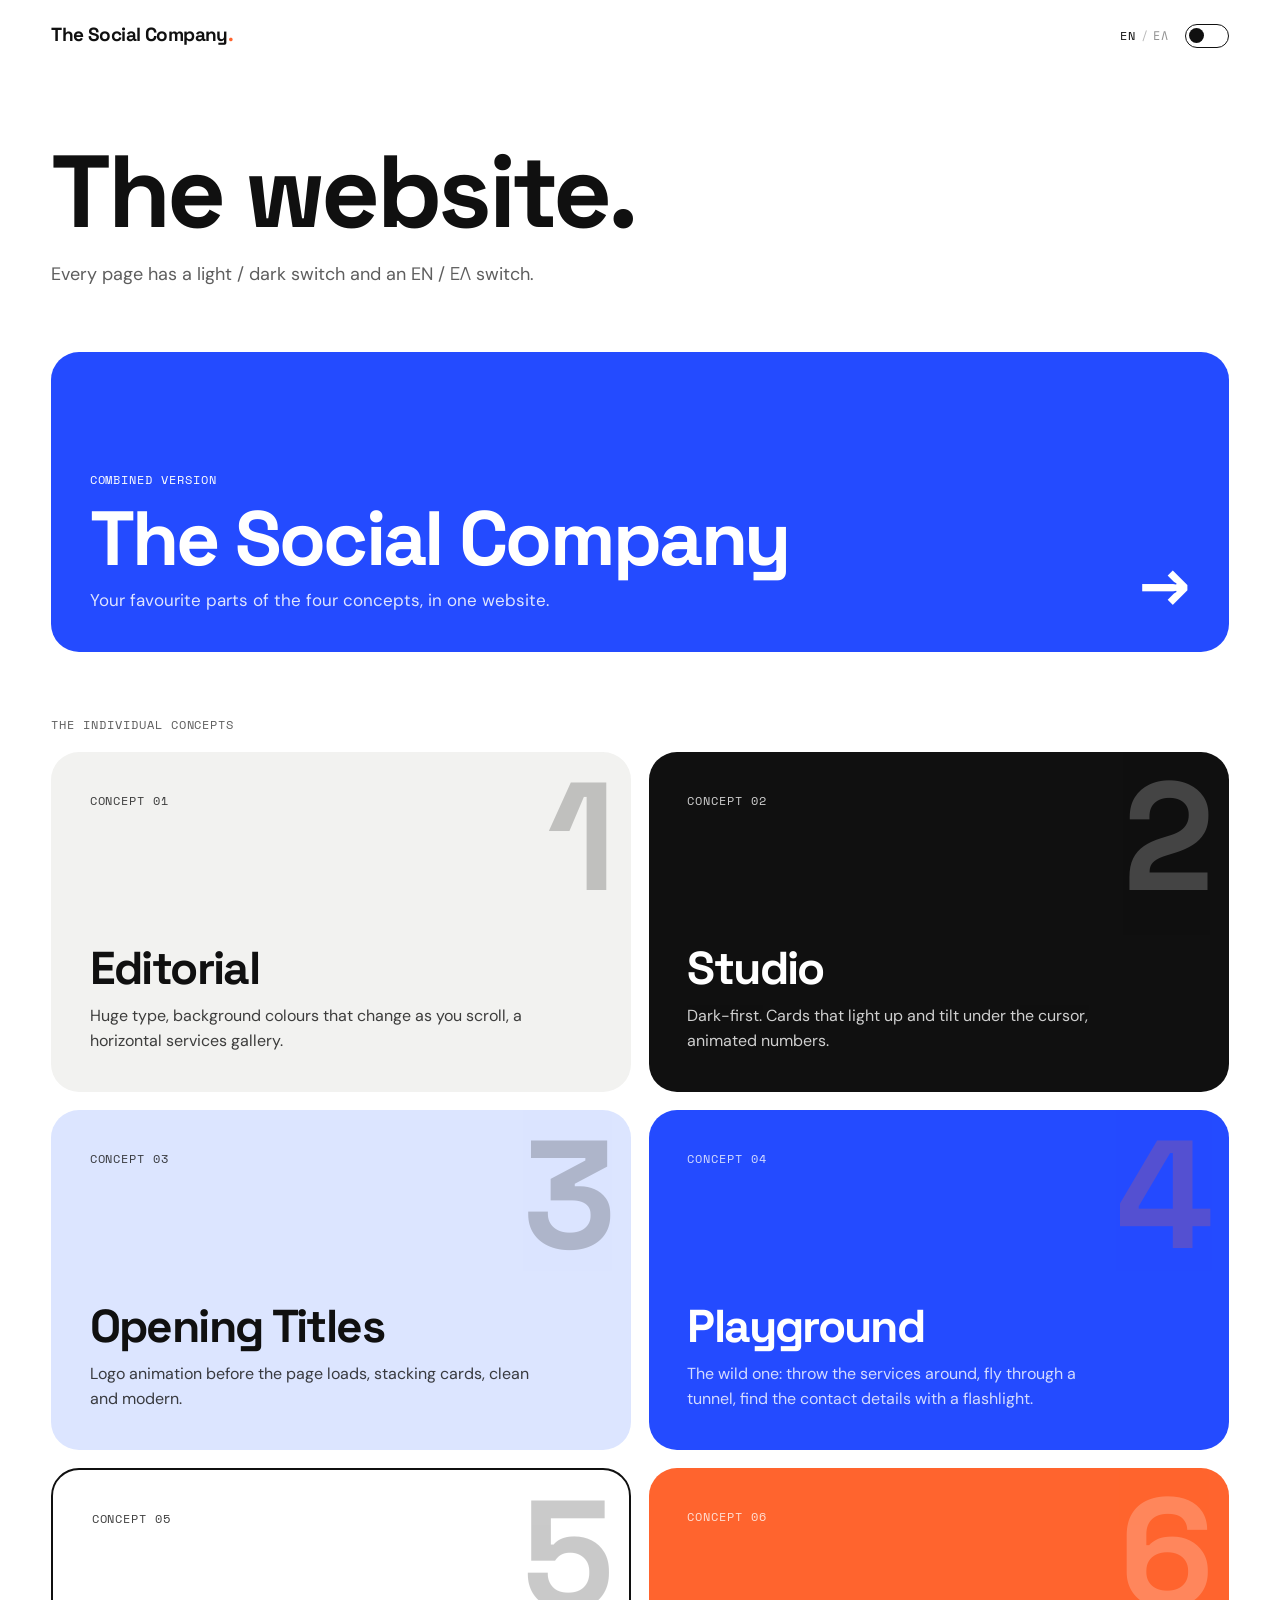
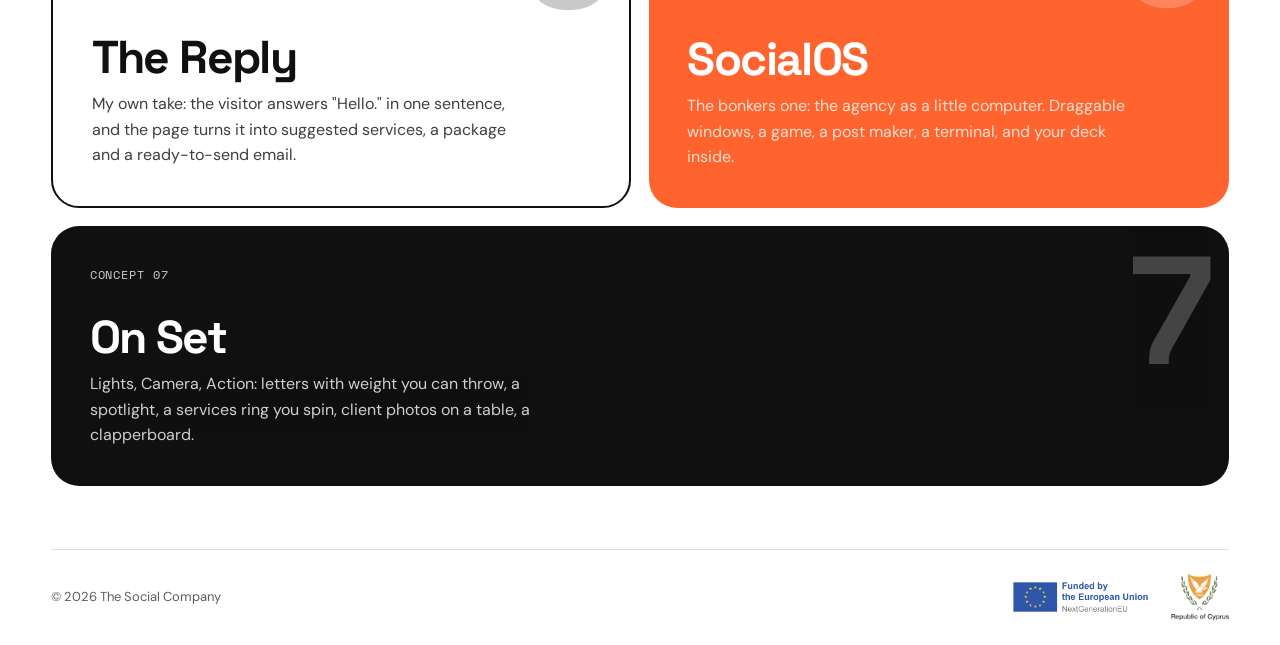
<file: index.html>
<!doctype html>
<html data-concept="home" data-default-theme="light" data-base="./">
<head>
<meta charset="utf-8">
<meta name="viewport" content="width=device-width, initial-scale=1">
<title>The Social Company — Website directions</title>
<link rel="stylesheet" href="shared/base.css">
<script src="shared/content.js"></script>
<script src="shared/core.js"></script>
<style>
body { transition: background-color .5s, color .5s; }
.wrap { max-width: 1400px; margin-inline: auto; padding: 0 var(--gut); }
header { display: flex; justify-content: space-between; align-items: center; padding-block: 20px; }
.logo { font-family: var(--f-head); font-weight: 700; font-size: 19px; letter-spacing: -.03em; }
.logo em { color: var(--orange); font-style: normal; }
h1 { font-size: clamp(44px, 8vw, 132px); margin-top: clamp(36px, 8vh, 90px); max-width: 12ch; }
.intro { color: var(--muted); max-width: 52ch; margin-top: 20px; font-size: 18px; }
.grid { display: grid; grid-template-columns: 1fr 1fr; gap: 18px; margin-block: clamp(36px, 7vh, 72px); }
.c { border-radius: 28px; padding: clamp(24px, 3vw, 44px); min-height: 340px; display: flex; flex-direction: column; justify-content: space-between; position: relative; overflow: hidden; transition: translate .5s var(--ease), border-radius .5s var(--ease); }
.c:hover { translate: 0 -8px; border-radius: 44px; }
.c b { font-family: var(--f-head); font-size: clamp(90px, 12vw, 200px); letter-spacing: -.06em; line-height: .8; position: absolute; right: 24px; top: 24px; opacity: .22; transition: opacity .4s, rotate .6s var(--ease); }
.c:hover b { opacity: 1; rotate: -8deg; }
.c h2 { font-size: clamp(30px, 3.6vw, 56px); }
.c p { margin-top: 12px; max-width: 40ch; opacity: .8; font-size: 16px; }
.c .mono { opacity: .8; }
.main { display: flex; justify-content: space-between; align-items: flex-end; gap: 24px; flex-wrap: wrap; background: var(--blue); color: #fff; border-radius: 28px; padding: clamp(24px, 3vw, 44px); margin-top: clamp(36px, 7vh, 72px); min-height: 300px; transition: translate .5s var(--ease), border-radius .5s var(--ease), background .4s; }
.main:hover { translate: 0 -8px; border-radius: 44px; background: var(--orange); }
.main h2 { font-size: clamp(40px, 6vw, 96px); margin-top: 10px; }
.main p { max-width: 46ch; opacity: .85; margin-top: 12px; }
.main b { font-family: var(--f-head); font-size: clamp(40px, 5vw, 80px); line-height: 1; }
.sub { font-family: var(--f-mono); font-size: 12px; letter-spacing: .08em; text-transform: uppercase; color: var(--muted); margin-top: clamp(40px, 7vh, 72px); }
.grid { margin-top: 18px !important; }
.c1 { background: var(--card); }
.c2 { background: #101010; color: #fff; }
:root[data-theme="dark"] .c2 { background: #fff; color: #101010; }
.c3 { background: var(--ice); color: #101010; }
.c4 { background: var(--blue); color: #fff; }
.c4 b { color: var(--orange); }
.c5 { border: 2px solid var(--fg); }
.c6 { background: var(--orange); color: #fff; }
.c7 { grid-column: 1 / -1; background: #101010; color: #fff; min-height: 260px; }
:root[data-theme="dark"] .c7 { background: var(--blue); }
footer { display: flex; justify-content: space-between; align-items: center; gap: 24px; flex-wrap: wrap; padding-block: 24px; border-top: 1px solid var(--line); font-size: 13px; color: var(--muted); }
@media (max-width: 800px) { .grid { grid-template-columns: 1fr; } .c { min-height: 260px; } }
</style>
</head>
<body>
<div class="wrap">
  <header><span class="logo">The Social Company<em>.</em></span><div data-controls></div></header>
  <h1 id="h"></h1>
  <p class="intro" id="intro"></p>
  <a class="main" href="site/index.html" id="main"></a>
  <p class="sub" id="sub"></p>
  <div class="grid" id="grid"></div>
  <footer><span data-i18n="footer.rights"></span><span data-banners></span></footer>
</div>
<script>
TSC.apply();
const el = TSC.lang === 'el';
document.getElementById('h').textContent = el ? 'Η ιστοσελίδα.' : 'The website.';
document.getElementById('main').innerHTML = `<div><span class="mono">${el ? 'Συνδυασμένη εκδοχή' : 'Combined version'}</span><h2>The Social Company</h2><p>${el ? 'Τα αγαπημένα σου στοιχεία από τις τέσσερις εκδοχές, σε μία ιστοσελίδα.' : 'Your favourite parts of the four concepts, in one website.'}</p></div><b>→</b>`;
document.getElementById('sub').textContent = el ? 'Οι επιμέρους εκδοχές' : 'The individual concepts';
document.getElementById('intro').textContent = el
  ? 'Κάθε σελίδα έχει εναλλαγή φωτεινού / σκούρου θέματος και γλώσσας.'
  : 'Every page has a light / dark switch and an EN / ΕΛ switch.';
const items = [
  ['concept-1-editorial', el ? 'Περιοδικό' : 'Editorial', el ? 'Τεράστια τυπογραφία, χρώματα που αλλάζουν στην κύλιση, οριζόντια γκαλερί υπηρεσιών.' : 'Huge type, background colours that change as you scroll, a horizontal services gallery.'],
  ['concept-2-studio', el ? 'Στούντιο' : 'Studio', el ? 'Σκούρο θέμα, κάρτες που φωτίζονται και γέρνουν με τον κέρσορα, ζωντανά νούμερα.' : 'Dark-first. Cards that light up and tilt under the cursor, animated numbers.'],
  ['concept-3-titles', el ? 'Τίτλοι Έναρξης' : 'Opening Titles', el ? 'Κίνηση λογοτύπου πριν φορτώσει η σελίδα, κάρτες που στοιβάζονται, καθαρό και μοντέρνο.' : 'Logo animation before the page loads, stacking cards, clean and modern.'],
  ['concept-4-playground', el ? 'Παιδότοπος' : 'Playground', el ? 'Η τρελή εκδοχή: πέτα τις υπηρεσίες, πέτα μέσα από ένα τούνελ, βρες την επικοινωνία με φακό.' : 'The wild one: throw the services around, fly through a tunnel, find the contact details with a flashlight.'],
  ['concept-5-reply', el ? 'Η Απάντηση' : 'The Reply', el ? 'Η ελεύθερη εκδοχή μου: ο επισκέπτης απαντά στο «Γεια.» με μία πρόταση, και η σελίδα του προτείνει υπηρεσίες, πακέτο και έτοιμο μήνυμα.' : 'My own take: the visitor answers "Hello." in one sentence, and the page turns it into suggested services, a package and a ready-to-send email.'],
  ['concept-6-os', 'SocialOS', el ? 'Η πιο τρελή: η εταιρεία ως μικρός υπολογιστής. Παράθυρα που σέρνεις, παιχνίδι, δημιουργός αναρτήσεων, τερματικό, και η παρουσίασή σου μέσα.' : 'The bonkers one: the agency as a little computer. Draggable windows, a game, a post maker, a terminal, and your deck inside.'],
  ['concept-7-set', el ? 'Στο Πλατό' : 'On Set', el ? 'Φώτα, Κάμερα, Πάμε: γράμματα με βάρος που πετάς, προβολέας, δαχτυλίδι υπηρεσιών που γυρίζεις, φωτογραφίες πελατών στο τραπέζι, κλακέτα.' : 'Lights, Camera, Action: letters with weight you can throw, a spotlight, a services ring you spin, client photos on a table, a clapperboard.']
];
document.getElementById('grid').innerHTML = items.map((x, i) => `<a class="c c${i + 1}" href="${x[0]}/index.html"><b>${i + 1}</b><span class="mono">${T.ui.concept} 0${i + 1}</span><div><h2>${x[1]}</h2><p>${x[2]}</p></div></a>`).join('');
</script>
</body>
</html>
</file>
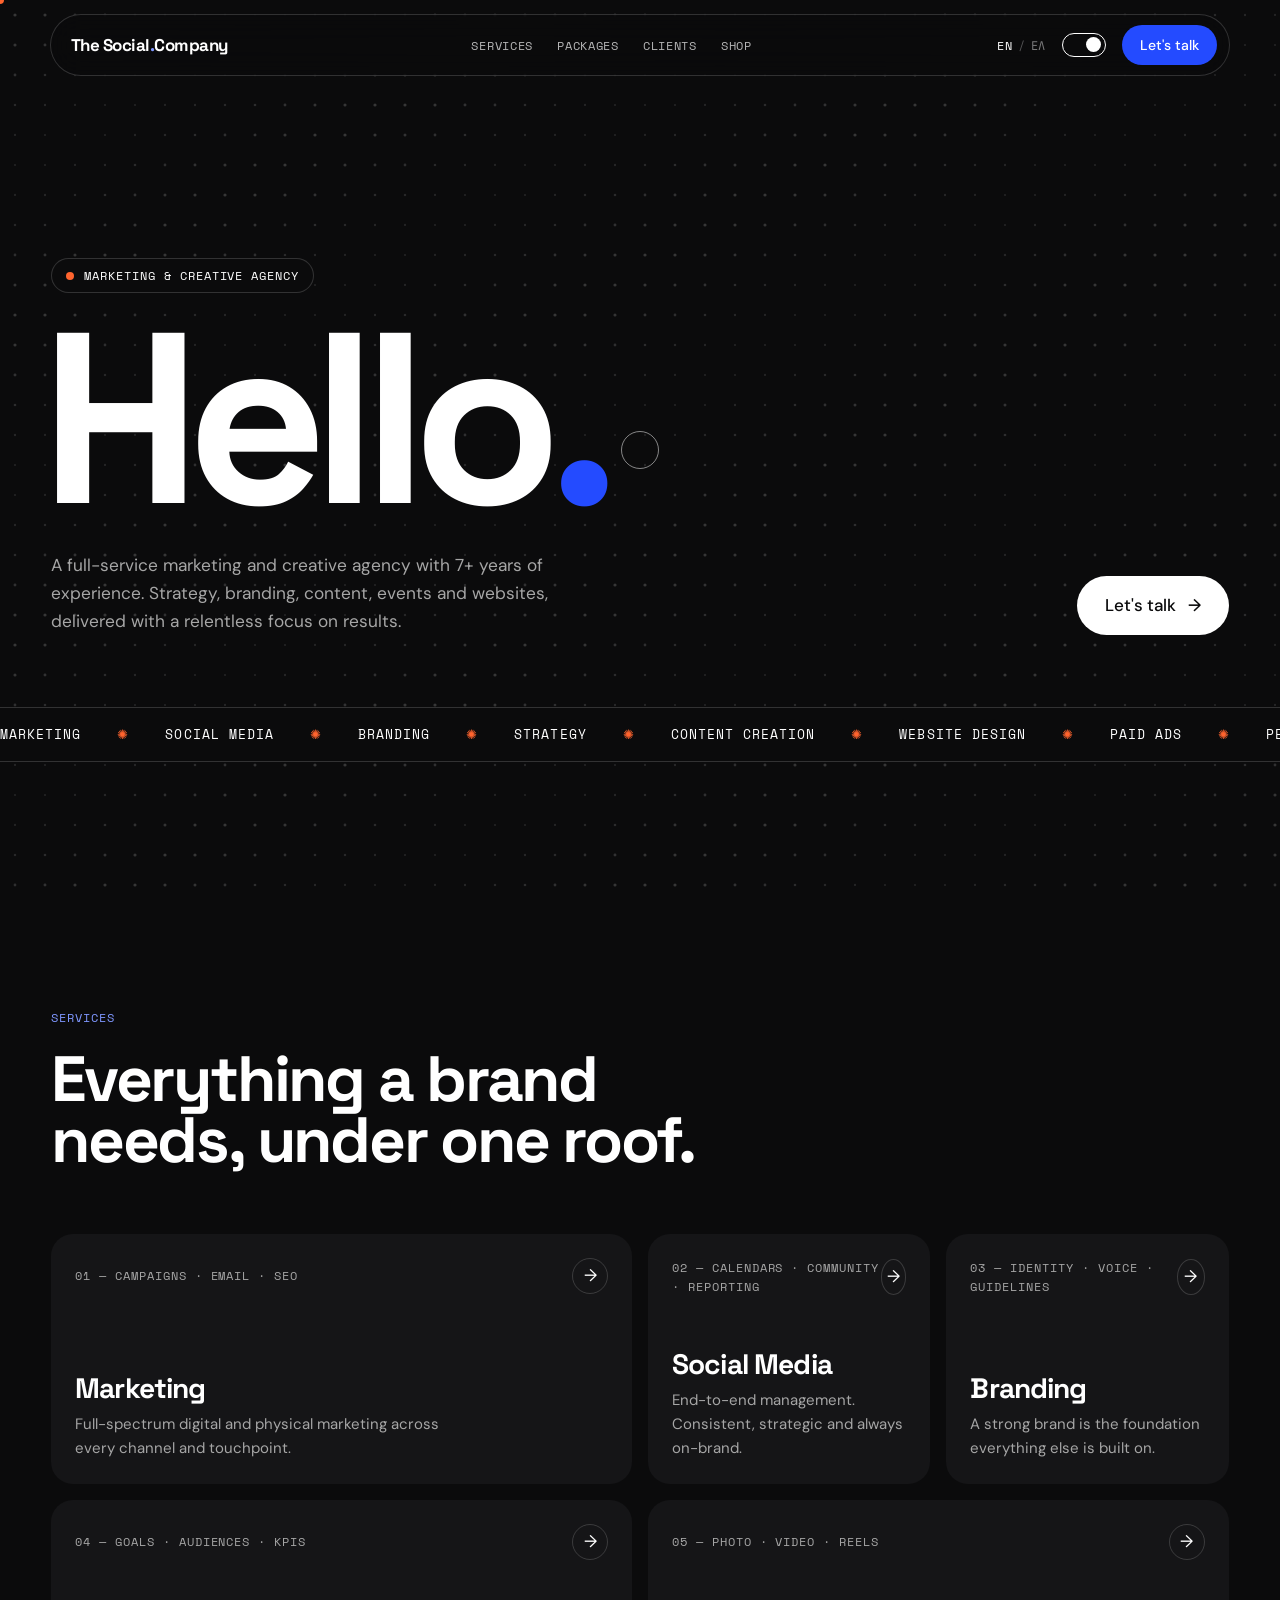
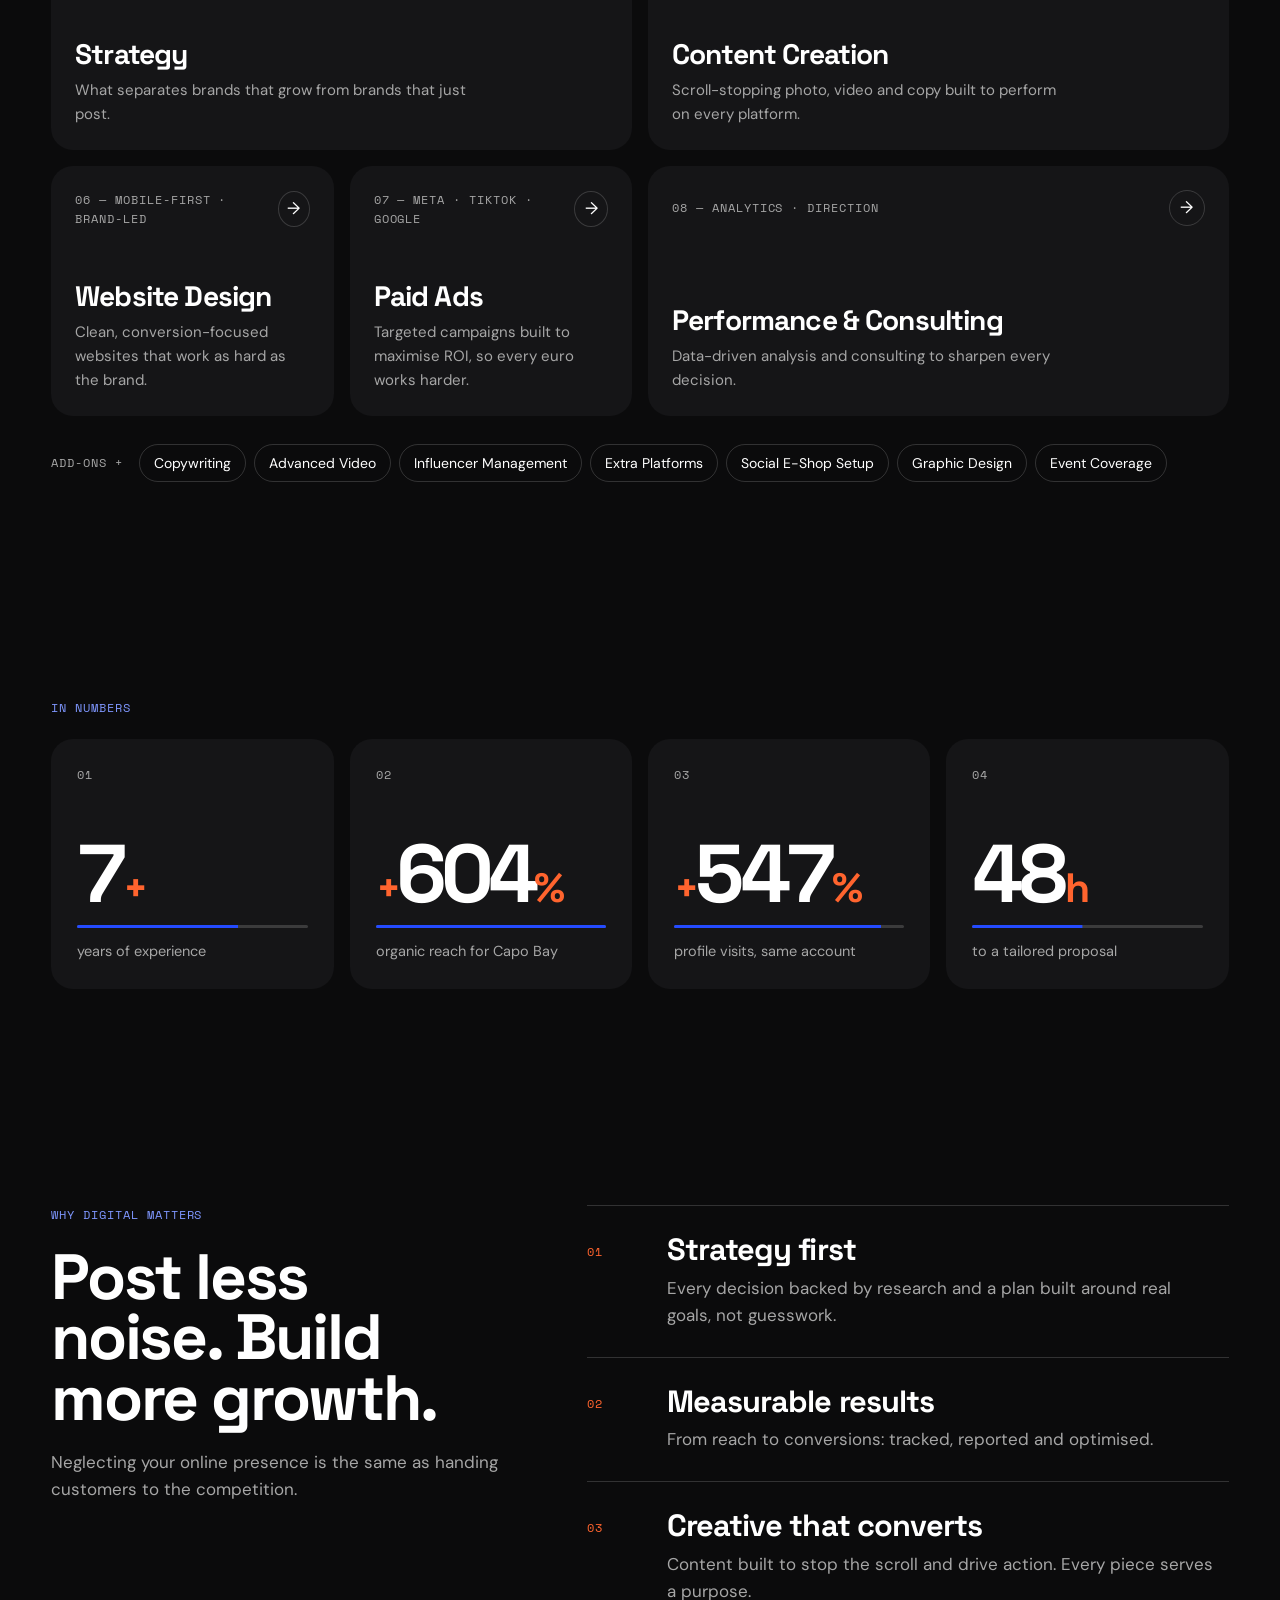
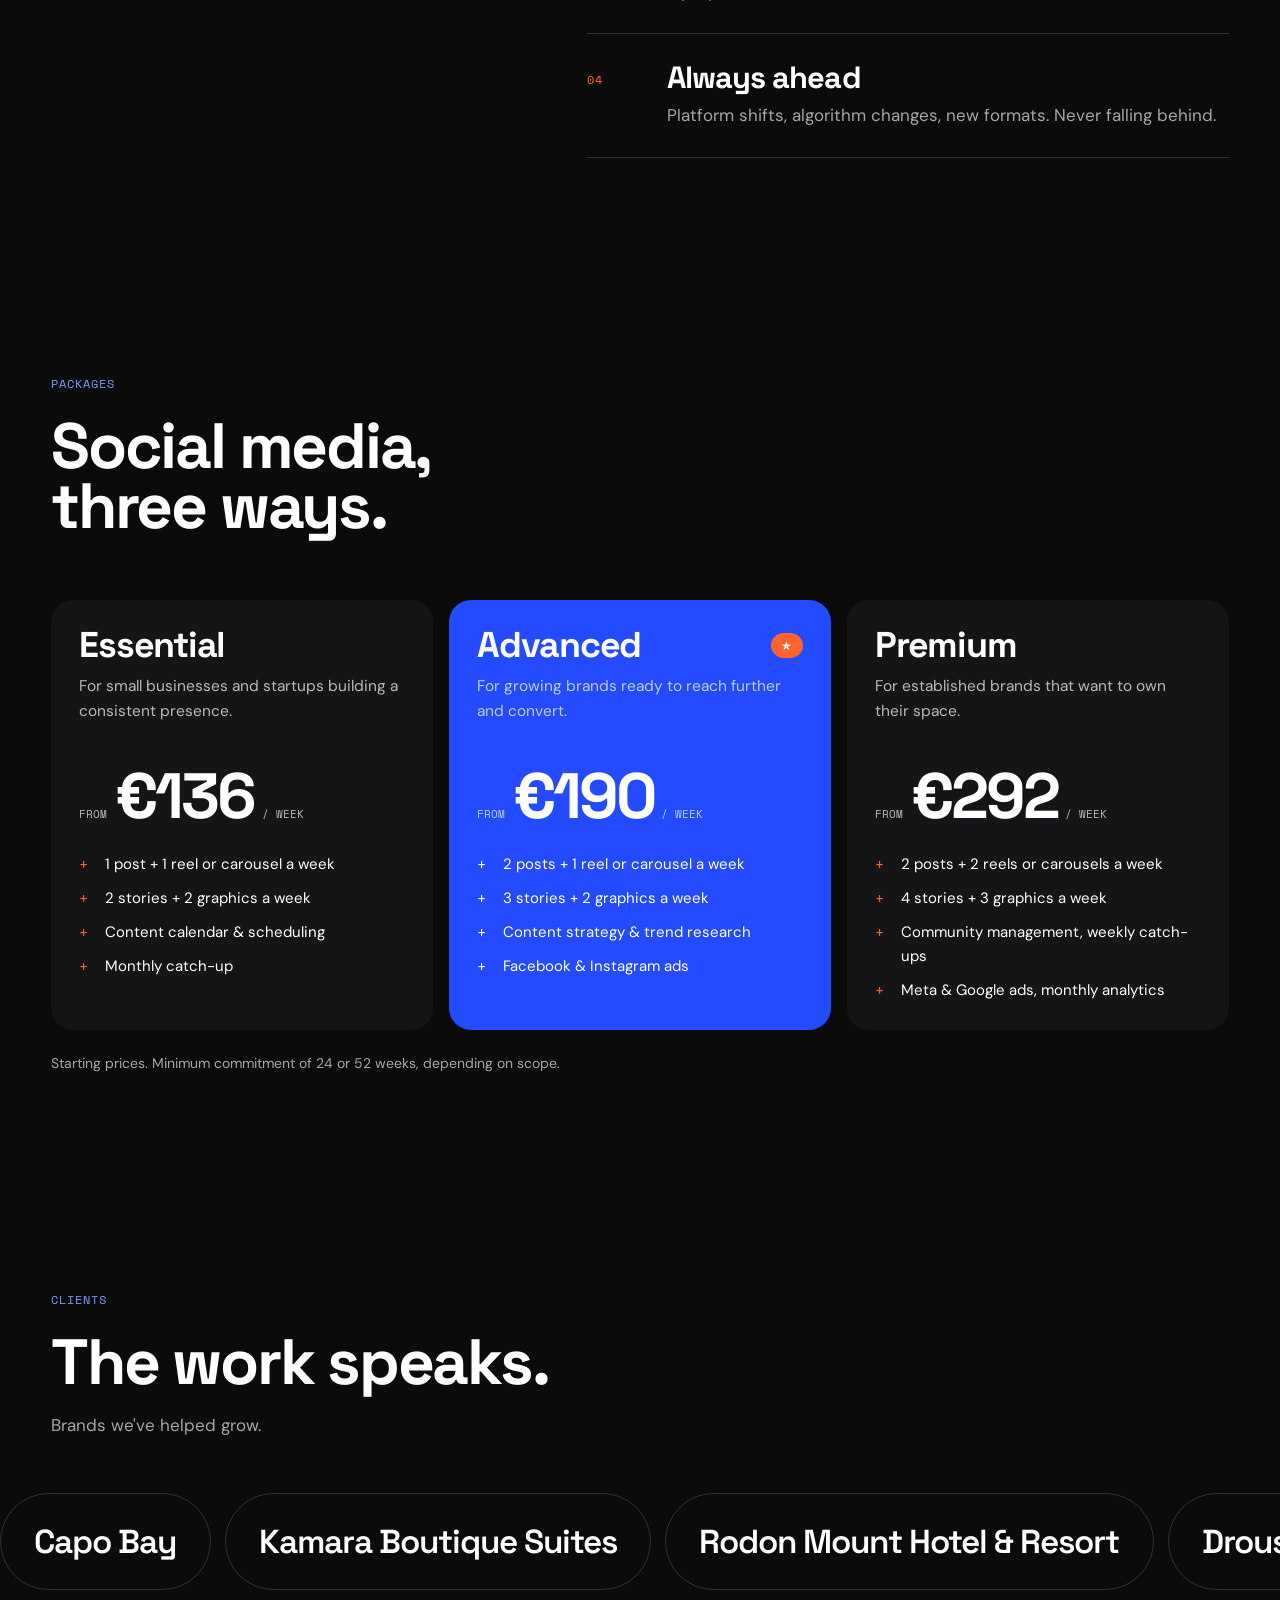
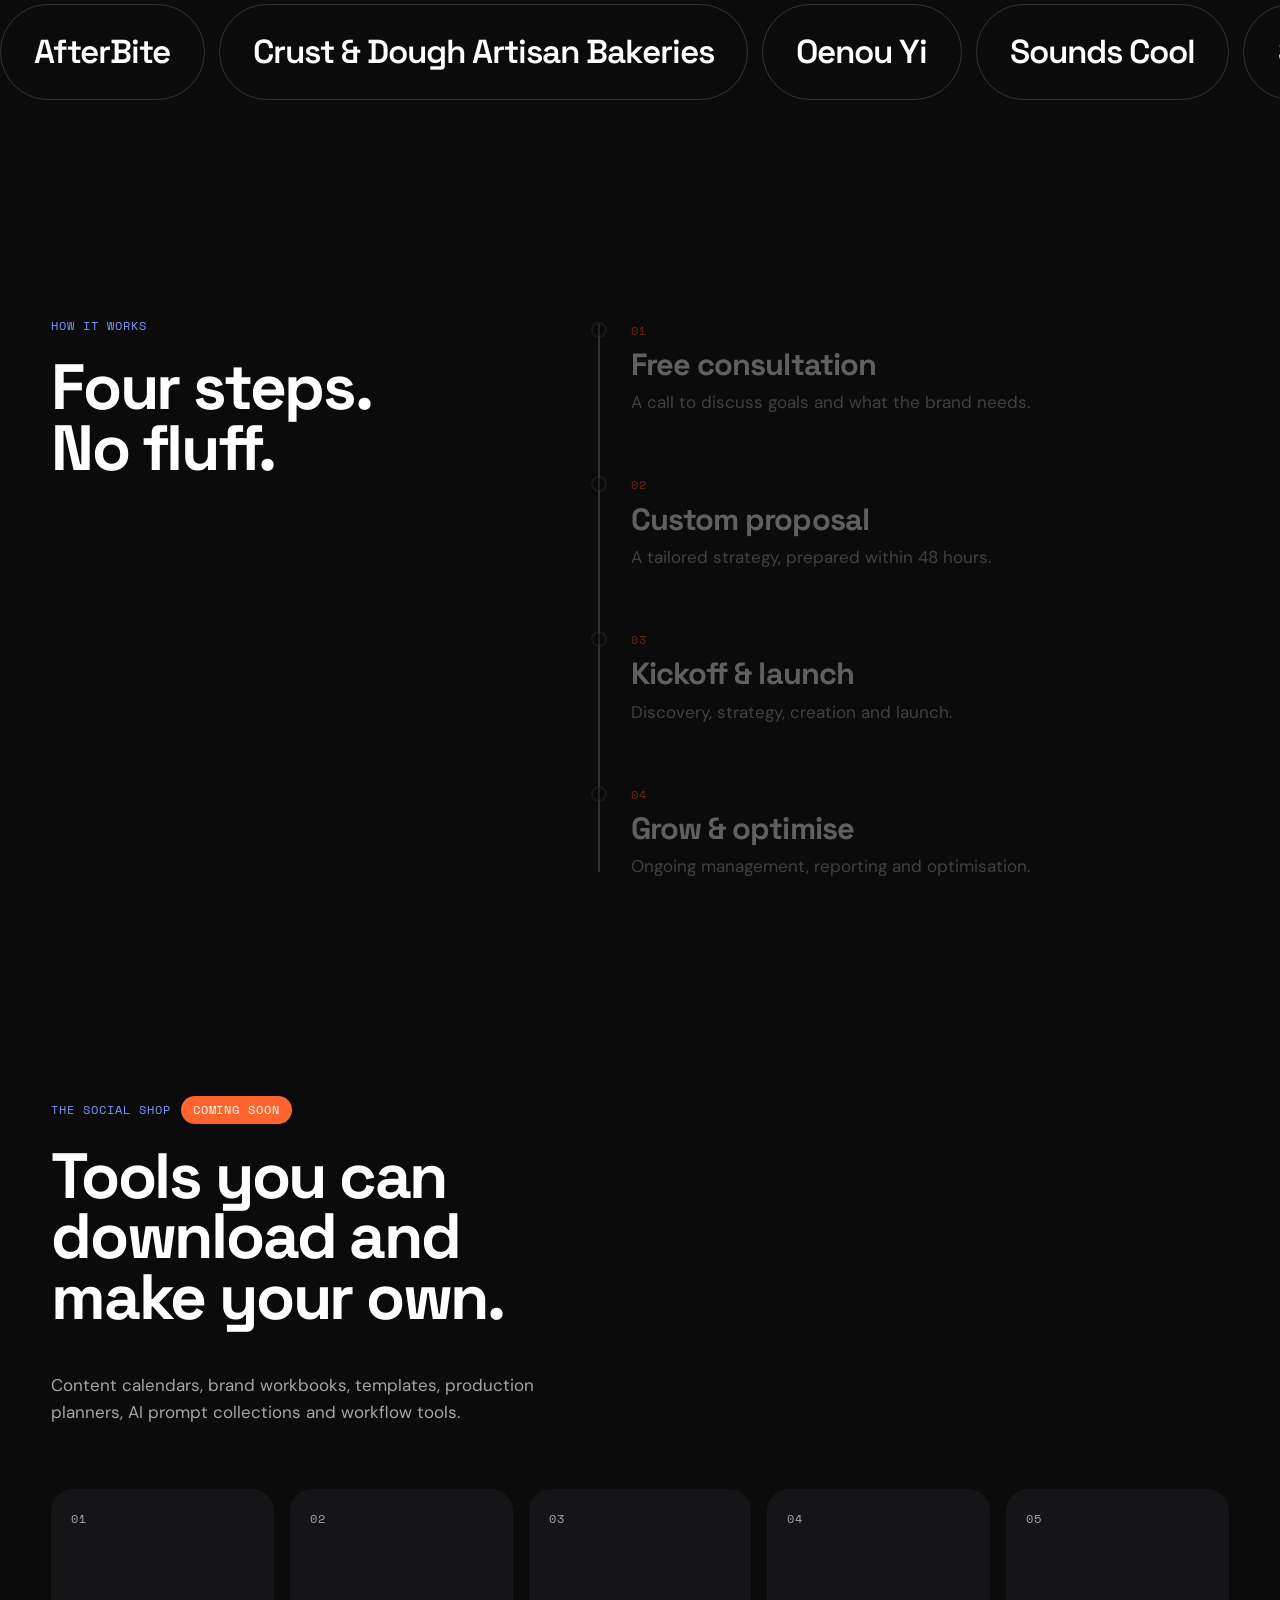
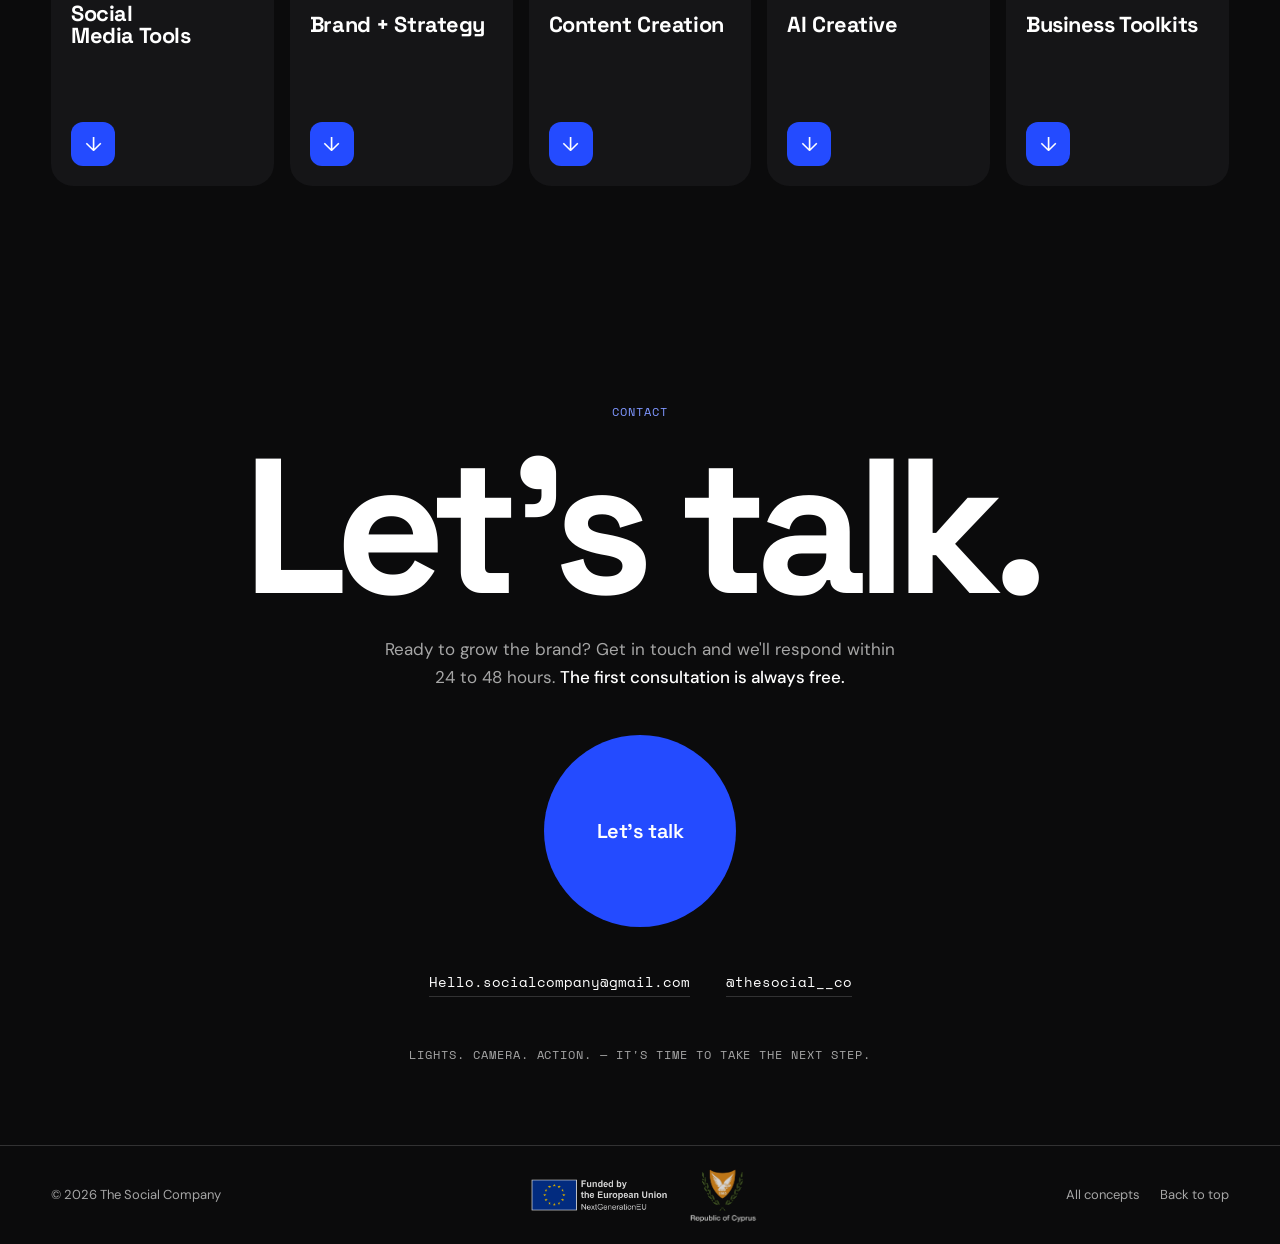
<file: concept-2-studio/index.html>
<!doctype html>
<html data-concept="c2" data-default-theme="dark">
<head>
<meta charset="utf-8">
<meta name="viewport" content="width=device-width, initial-scale=1">
<title>The Social Company — Concept 2: Studio</title>
<link rel="stylesheet" href="../shared/base.css">
<script src="../shared/content.js"></script>
<script src="../shared/core.js"></script>
<style>
:root[data-theme="dark"]  { --bg: #0B0B0C; --card: #151517; --glow: rgba(36, 75, 255, .55); --spot: rgba(36, 75, 255, .22); --accent: #7F97FF; }
:root[data-theme="light"] { --bg: #FFFFFF; --card: #F2F2F0; --glow: rgba(36, 75, 255, .9); --spot: rgba(36, 75, 255, .13); --accent: #244BFF; }
body { transition: background-color .5s, color .5s; }
.wrap { max-width: 1440px; margin-inline: auto; padding-inline: var(--gut); }
section { padding-block: clamp(80px, 12vh, 150px); }
.label { color: var(--accent); margin-bottom: 22px; display: block; }
.h-lg { font-size: clamp(36px, 5vw, 80px); max-width: 16ch; }
.lead { color: var(--muted); max-width: 44ch; margin-top: 20px; font-size: clamp(17px, 1.3vw, 20px); }

/* Cursor */
.cur, .cur-ring { position: fixed; top: 0; left: 0; pointer-events: none; z-index: 100; border-radius: 50%; translate: -50% -50%; display: none; }
.cur { width: 8px; height: 8px; background: var(--orange); }
.cur-ring { width: 38px; height: 38px; border: 1.5px solid var(--fg); opacity: .5; transition: width .3s var(--ease), height .3s var(--ease), opacity .3s, background .3s; }
.cur-ring.big { width: 84px; height: 84px; opacity: 1; background: var(--spot); border-color: var(--blue); }
@media (hover: hover) and (pointer: fine) { .has-cur .cur, .has-cur .cur-ring { display: block; } }

/* Nav */
.nav { position: fixed; top: 14px; left: 50%; translate: -50% 0; z-index: 50; width: min(1180px, calc(100% - 28px)); display: flex; justify-content: space-between; align-items: center; gap: 20px; padding: 10px 12px 10px 20px; border-radius: 99px; border: 1px solid var(--line); background: color-mix(in srgb, var(--bg) 72%, transparent); backdrop-filter: blur(16px); -webkit-backdrop-filter: blur(16px); }
.logo { font-family: var(--f-head); font-weight: 700; font-size: 17px; letter-spacing: -.03em; white-space: nowrap; }
.logo b { color: var(--blue); }
:root[data-theme="dark"] .logo b { color: var(--accent); }
.nav-links { display: flex; gap: 24px; font-family: var(--f-mono); font-size: 12px; text-transform: uppercase; letter-spacing: .06em; }
.nav-links a { opacity: .7; transition: opacity .2s; }
.nav-links a:hover { opacity: 1; }
.nav-r { display: flex; align-items: center; gap: 16px; }
.nav-cta { background: var(--blue); color: #fff; border-radius: 99px; padding: 9px 18px; font-size: 14px; font-weight: 500; white-space: nowrap; transition: background .3s; }
.nav-cta:hover { background: var(--orange); }
@media (max-width: 980px) { .nav-links, .nav-cta { display: none; } }

/* Hero */
.hero { min-height: 100svh; position: relative; display: flex; flex-direction: column; justify-content: center; padding-block: 120px 0; overflow: hidden; }
#dots { position: absolute; inset: 0; width: 100%; height: 100%; }
.hero .wrap { position: relative; width: 100%; pointer-events: none; }
.hero .wrap a { pointer-events: auto; }
.eyebrow { display: inline-flex; align-items: center; gap: 10px; border: 1px solid var(--line); border-radius: 99px; padding: 7px 14px; background: var(--bg); }
.eyebrow i { width: 8px; height: 8px; border-radius: 50%; background: var(--orange); animation: pulse 1.8s infinite; }
@keyframes pulse { 50% { opacity: .25; scale: .7; } }
.hero h1 { font-size: clamp(84px, 19vw, 330px); letter-spacing: -.06em; line-height: .86; margin: 22px 0 0 -.04em; }
.hero h1 .split-c { opacity: 0; translate: 0 .3em; filter: blur(14px); animation: charIn .9s var(--ease) forwards; animation-delay: calc(.15s + var(--n) * 80ms); }
.hero h1 .split-c:last-child { color: var(--blue); }
@keyframes charIn { to { opacity: 1; translate: 0 0; filter: none; } }
.hero-row { display: flex; justify-content: space-between; align-items: flex-end; gap: 32px; margin-top: 28px; flex-wrap: wrap; }
.hero-row p { max-width: 48ch; font-size: clamp(17px, 1.35vw, 21px); color: var(--muted); }
.btn { display: inline-flex; align-items: center; gap: 12px; background: var(--fg); color: var(--bg); border-radius: 99px; padding: 16px 28px; font-weight: 500; transition: background .3s, color .3s; will-change: transform; }
.btn:hover { background: var(--blue); color: #fff; }
.btn span:last-child { transition: translate .3s var(--ease); }
.btn:hover span:last-child { translate: 5px 0; }
.ticker { margin-top: clamp(40px, 8vh, 90px); border-block: 1px solid var(--line); padding-block: 16px; overflow: hidden; position: relative; background: var(--bg); }
.ticker-in { display: flex; gap: 36px; width: max-content; animation: slide 38s linear infinite; font-family: var(--f-mono); font-size: 13px; text-transform: uppercase; letter-spacing: .08em; white-space: nowrap; }
.ticker-in span::after { content: "✺"; color: var(--orange); margin-left: 36px; }
@keyframes slide { to { translate: -50% 0; } }

/* Spotlight cards (shared by services / stats / packages / shop) */
.card { position: relative; background: var(--card); border-radius: 22px; overflow: hidden; isolation: isolate; transform-style: preserve-3d; transition: transform .25s ease-out; --mx: 50%; --my: 50%; }
.card::before { content: ""; position: absolute; inset: 0; z-index: -1; opacity: 0; transition: opacity .4s; background: radial-gradient(420px circle at var(--mx) var(--my), var(--spot), transparent 65%); }
.card::after { content: ""; position: absolute; inset: 0; border-radius: inherit; padding: 1.5px; pointer-events: none; opacity: 0; transition: opacity .4s; background: radial-gradient(300px circle at var(--mx) var(--my), var(--glow), transparent 70%); -webkit-mask: linear-gradient(#000 0 0) content-box, linear-gradient(#000 0 0); -webkit-mask-composite: xor; mask: linear-gradient(#000 0 0) content-box exclude, linear-gradient(#000 0 0); }
.card:hover::before, .card:hover::after { opacity: 1; }

/* Services bento */
.bento { display: grid; grid-template-columns: repeat(4, 1fr); grid-auto-rows: minmax(250px, auto); gap: 16px; margin-top: clamp(40px, 7vh, 72px); perspective: 1400px; }
.svc { padding: 24px; display: flex; flex-direction: column; justify-content: space-between; gap: 24px; }
.svc:nth-child(1), .svc:nth-child(5) { grid-column: span 2; }
.svc:nth-child(4), .svc:nth-child(8) { grid-column: span 2; }
.svc .bg { position: absolute; left: var(--mx); top: var(--my); width: 10px; height: 10px; border-radius: 50%; translate: -50% -50%; z-index: -2; background: var(--blue); scale: 0; transition: scale .7s var(--ease); }
.svc:hover .bg { scale: 160; }
.svc:hover { --spot: rgba(255, 255, 255, .16); --glow: #fff; }
.svc:hover { color: #fff; }
.svc:hover p { color: rgba(255, 255, 255, .8); }
.svc-top { display: flex; justify-content: space-between; align-items: center; }
.svc-top .mono { color: var(--muted); }
.svc:hover .svc-top .mono { color: #fff; }
.svc-arrow { width: 36px; height: 36px; border-radius: 50%; border: 1px solid var(--line); display: grid; place-items: center; transition: background .3s, rotate .4s var(--ease), border-color .3s; }
.svc:hover .svc-arrow { background: var(--orange); border-color: var(--orange); rotate: -45deg; }
.svc h3 { font-size: clamp(24px, 2.2vw, 34px); letter-spacing: -.03em; line-height: 1; }
.svc p { color: var(--muted); font-size: 15px; margin-top: 10px; max-width: 40ch; transition: color .3s; }
.addons { display: flex; flex-wrap: wrap; gap: 8px; align-items: center; margin-top: 28px; }
.addons .mono { color: var(--muted); margin-right: 8px; }
.chip { border: 1px solid var(--line); border-radius: 99px; padding: 7px 14px; font-size: 14px; transition: border-color .3s, color .3s; }
.chip:hover { border-color: var(--orange); color: var(--orange); }
@media (max-width: 1000px) { .bento { grid-template-columns: 1fr 1fr; } }
@media (max-width: 600px) { .bento { grid-template-columns: 1fr; } .svc { grid-column: auto !important; } }

/* Stats */
.stats { display: grid; grid-template-columns: repeat(4, 1fr); gap: 16px; }
.stat { padding: 26px; min-height: 250px; display: flex; flex-direction: column; justify-content: space-between; }
.stat .num { font-family: var(--f-head); font-weight: 700; font-size: clamp(52px, 6.4vw, 108px); letter-spacing: -.06em; line-height: .9; font-variant-numeric: tabular-nums; white-space: nowrap; }
.stat .num small { font-size: .5em; color: var(--orange); }
.stat p { color: var(--muted); font-size: 14.5px; }
.stat .bar { height: 3px; background: var(--line); border-radius: 3px; margin: 14px 0 12px; overflow: hidden; }
.stat .bar i { display: block; height: 100%; width: 100%; background: var(--blue); transform: scaleX(0); transform-origin: left; transition: transform 1.8s var(--ease) .2s; }
.stat.in .bar i { transform: scaleX(var(--w, 1)); }
@media (max-width: 1000px) { .stats { grid-template-columns: 1fr 1fr; } }

/* Why */
.why { display: grid; grid-template-columns: 1fr 1.4fr; gap: clamp(32px, 6vw, 100px); align-items: start; }
.why-head { position: sticky; top: 120px; }
.why-list li { display: grid; grid-template-columns: 64px 1fr; gap: 16px; padding: 28px 0; border-top: 1px solid var(--line); transition: padding .4s var(--ease); }
.why-list li:last-child { border-bottom: 1px solid var(--line); }
.why-list li:hover { padding-left: 16px; }
.why-list .mono { color: var(--orange); padding-top: 8px; }
.why-list h3 { font-size: clamp(24px, 2.4vw, 36px); letter-spacing: -.03em; line-height: 1.05; }
.why-list p { color: var(--muted); margin-top: 8px; max-width: 46ch; }
@media (max-width: 900px) { .why { grid-template-columns: 1fr; } .why-head { position: static; } }

/* Packages */
.pk-grid { display: grid; grid-template-columns: repeat(3, 1fr); gap: 16px; margin-top: clamp(40px, 7vh, 72px); perspective: 1400px; }
.pk { padding: clamp(24px, 2.2vw, 36px); display: flex; flex-direction: column; }
.pk.hot { background: var(--blue); color: #fff; --spot: rgba(255, 255, 255, .2); --glow: #fff; }
.pk-top { display: flex; justify-content: space-between; align-items: center; }
.pk .tag { background: var(--orange); color: #fff; border-radius: 99px; padding: 3px 10px; }
.pk h3 { font-size: clamp(30px, 2.8vw, 44px); }
.pk .who { opacity: .7; margin-top: 12px; font-size: 15.5px; min-height: 4.6em; }
.pk .price { display: flex; align-items: baseline; gap: 8px; margin-top: 18px; }
.pk .price b { font-family: var(--f-head); font-size: clamp(52px, 5vw, 80px); letter-spacing: -.05em; line-height: 1; }
.pk .price > span { font-family: var(--f-mono); font-size: 11px; text-transform: uppercase; opacity: .7; }
.pk ul { margin-top: 24px; display: grid; gap: 10px; font-size: 15px; }
.pk li { display: grid; grid-template-columns: 18px 1fr; gap: 8px; }
.pk li::before { content: "+"; font-family: var(--f-mono); color: var(--orange); }
.pk.hot li::before { color: #fff; }
.pk-note { color: var(--muted); font-size: 14px; margin-top: 22px; }
@media (max-width: 900px) { .pk-grid { grid-template-columns: 1fr; } .pk .who { min-height: 0; } }

/* Clients */
.clients { overflow: hidden; }
.mq { display: flex; width: max-content; gap: 14px; margin-top: 14px; animation: slide 50s linear infinite; }
.mq.rev { animation-direction: reverse; }
.clients:hover .mq { animation-play-state: paused; }
.mq span { border: 1px solid var(--line); border-radius: 99px; padding: clamp(14px, 1.6vw, 24px) clamp(22px, 2.6vw, 40px); font-family: var(--f-head); font-weight: 600; font-size: clamp(22px, 2.6vw, 42px); letter-spacing: -.03em; white-space: nowrap; transition: background .3s, color .3s, border-color .3s; }
.mq span:hover { background: var(--blue); border-color: var(--blue); color: #fff; }

/* Process */
.proc { display: grid; grid-template-columns: 1fr 1.4fr; gap: clamp(32px, 6vw, 100px); }
.steps { position: relative; padding-left: 44px; }
.steps::before, .steps i { content: ""; position: absolute; left: 11px; top: 8px; bottom: 8px; width: 2px; background: var(--line); }
.steps i { background: var(--blue); transform-origin: top; transform: scaleY(var(--p, 0)); }
.step { position: relative; padding-bottom: clamp(36px, 6vh, 64px); opacity: .35; transition: opacity .5s; }
.step:last-child { padding-bottom: 0; }
.step.on { opacity: 1; }
.step::before { content: ""; position: absolute; left: -40px; top: 6px; width: 16px; height: 16px; border-radius: 50%; background: var(--bg); border: 2px solid var(--line); transition: border-color .4s, background .4s; }
.step.on::before { border-color: var(--blue); background: var(--blue); }
.step .mono { color: var(--orange); }
.step h3 { font-size: clamp(24px, 2.4vw, 36px); letter-spacing: -.03em; margin: 6px 0 8px; line-height: 1.05; }
.step p { color: var(--muted); max-width: 44ch; }
@media (max-width: 900px) { .proc { grid-template-columns: 1fr; } }

/* Shop */
.shop-head { display: flex; justify-content: space-between; align-items: flex-end; gap: 24px; flex-wrap: wrap; }
.badge { display: inline-block; background: var(--orange); color: #fff; border-radius: 99px; padding: 4px 12px; margin-left: 10px; }
.shop-grid { display: grid; grid-template-columns: repeat(5, 1fr); gap: 16px; margin-top: clamp(40px, 7vh, 72px); perspective: 1400px; }
.tile { aspect-ratio: 3 / 4; padding: 20px; display: flex; flex-direction: column; justify-content: space-between; }
.tile .mono { color: var(--muted); }
.tile h3 { font-size: clamp(20px, 1.7vw, 26px); letter-spacing: -.02em; line-height: 1.05; }
.tile .dl { width: 44px; height: 44px; border-radius: 12px; background: var(--blue); color: #fff; display: grid; place-items: center; font-size: 20px; transition: translate .4s var(--ease), background .3s; }
.tile:hover .dl { translate: 0 6px; background: var(--orange); }
@media (max-width: 1000px) { .shop-grid { grid-template-columns: 1fr 1fr; } .tile { aspect-ratio: auto; min-height: 180px; gap: 28px; } }

/* Contact */
.contact { text-align: center; padding-bottom: clamp(60px, 9vh, 110px); }
.contact h2 { font-size: clamp(68px, 15vw, 270px); letter-spacing: -.06em; line-height: .88; }
.contact p { color: var(--muted); max-width: 44ch; margin: 24px auto 0; font-size: clamp(17px, 1.3vw, 20px); }
.contact p b { color: var(--fg); font-weight: 500; }
.orb { width: clamp(150px, 15vw, 200px); aspect-ratio: 1; border-radius: 50%; background: var(--blue); color: #fff; display: inline-grid; place-items: center; font-family: var(--f-head); font-weight: 600; font-size: 20px; letter-spacing: -.02em; margin-top: 44px; transition: background .3s; will-change: transform; }
.orb:hover { background: var(--orange); }
.links { display: flex; justify-content: center; gap: 12px 36px; flex-wrap: wrap; margin-top: 44px; font-family: var(--f-mono); font-size: 14px; }
.links a { border-bottom: 1px solid var(--line); padding-bottom: 3px; transition: border-color .3s, color .3s; }
.links a:hover { color: var(--accent); border-color: var(--accent); }
.closing { margin-top: 48px; color: var(--muted); }

footer { border-top: 1px solid var(--line); }
footer .wrap { display: flex; justify-content: space-between; align-items: center; gap: 24px; flex-wrap: wrap; padding-block: 24px; font-size: 13px; color: var(--muted); }
footer nav { display: flex; gap: 20px; }
footer a:hover { color: var(--fg); }
</style>
</head>
<body>
<div class="cur"></div><div class="cur-ring"></div>

<header class="nav">
  <a class="logo" href="#top">The Social<b>.</b>Company</a>
  <nav class="nav-links">
    <a href="#services" data-i18n="nav.services" data-scramble></a>
    <a href="#packages" data-i18n="nav.packages" data-scramble></a>
    <a href="#clients" data-i18n="nav.clients" data-scramble></a>
    <a href="#shop" data-i18n="nav.shop" data-scramble></a>
  </nav>
  <div class="nav-r">
    <div data-controls></div>
    <a class="nav-cta" href="#contact" data-i18n="nav.cta"></a>
  </div>
</header>

<main id="top">
  <section class="hero">
    <canvas id="dots" aria-hidden="true"></canvas>
    <div class="wrap">
      <span class="eyebrow mono"><i></i><span data-i18n="hero.eyebrow"></span></span>
      <h1 data-i18n="hero.title"></h1>
      <div class="hero-row">
        <p data-i18n="hero.sub"></p>
        <a class="btn" href="#contact" data-magnet><span data-i18n="nav.cta"></span><span>→</span></a>
      </div>
    </div>
    <div class="ticker"><div class="ticker-in" id="ticker"></div></div>
  </section>

  <section class="wrap" id="services">
    <span class="label mono" data-i18n="services.label"></span>
    <h2 class="h-lg" data-i18n="services.title" data-reveal></h2>
    <div class="bento" id="bento"></div>
    <div class="addons" id="addons"></div>
  </section>

  <section class="wrap">
    <span class="label mono" data-i18n="stats.label"></span>
    <div class="stats" id="stats"></div>
  </section>

  <section class="wrap why">
    <div class="why-head">
      <span class="label mono" data-i18n="why.label"></span>
      <h2 class="h-lg" data-i18n="why.title" data-reveal></h2>
      <p class="lead" data-i18n="why.lead" data-reveal></p>
    </div>
    <ul class="why-list" id="whyList"></ul>
  </section>

  <section class="wrap" id="packages">
    <span class="label mono" data-i18n="packages.label"></span>
    <h2 class="h-lg" data-i18n="packages.title" data-reveal></h2>
    <div class="pk-grid" id="pkGrid"></div>
    <p class="pk-note" data-i18n="packages.note"></p>
  </section>

  <section class="clients" id="clients">
    <div class="wrap" style="margin-bottom:clamp(36px,6vh,64px)">
      <span class="label mono" data-i18n="clients.label"></span>
      <h2 class="h-lg" data-i18n="clients.title" data-reveal></h2>
      <p class="lead" data-i18n="clients.lead"></p>
    </div>
    <div class="mq" id="mq1"></div>
    <div class="mq rev" id="mq2"></div>
  </section>

  <section class="wrap proc">
    <div>
      <span class="label mono" data-i18n="process.label"></span>
      <h2 class="h-lg" data-i18n="process.title" data-reveal></h2>
    </div>
    <div class="steps" id="steps"><i></i></div>
  </section>

  <section class="wrap" id="shop">
    <div class="shop-head">
      <div>
        <span class="label mono"><span data-i18n="shop.label"></span><span class="badge" data-i18n="shop.badge"></span></span>
        <h2 class="h-lg" data-i18n="shop.title" data-reveal></h2>
      </div>
      <p class="lead" data-i18n="shop.body"></p>
    </div>
    <div class="shop-grid" id="shopGrid"></div>
  </section>

  <section class="wrap contact" id="contact">
    <span class="label mono" data-i18n="contact.label"></span>
    <h2 data-i18n="contact.title" data-reveal></h2>
    <p><span data-i18n="contact.body"></span> <b data-i18n="contact.free"></b></p>
    <a class="orb" data-magnet data-email-link><span data-i18n="nav.cta"></span></a>
    <div class="links"><a data-email></a><a data-ig></a></div>
    <div class="closing mono" id="closing"></div>
  </section>
</main>

<footer><div class="wrap">
  <span data-i18n="footer.rights"></span>
  <span data-banners></span>
  <nav><a href="../index.html" data-i18n="ui.back"></a><a href="#top" data-i18n="footer.top"></a></nav>
</div></footer>

<script>
TSC.apply();
const $ = (s) => document.querySelector(s), $$ = (s) => [...document.querySelectorAll(s)];
const fine = matchMedia('(hover: hover) and (pointer: fine)').matches && !TSC.reduced;

/* Content */
const specs = [...T.services.items.map(s => s.t), ...T.services.addons, ...T.industries];
$('#ticker').innerHTML = [...specs, ...specs].map(s => `<span>${s}</span>`).join('');
$('#bento').innerHTML = T.services.items.map((x, i) => `<article class="card svc" data-tilt data-reveal style="--i:${i % 4}"><div class="bg"></div><div class="svc-top"><span class="mono">0${i + 1} — ${x.tags}</span><span class="svc-arrow">→</span></div><div><h3>${x.t}</h3><p>${x.d}</p></div></article>`).join('');
$('#addons').innerHTML = `<span class="mono">${T.services.addonsLabel} +</span>` + T.services.addons.map(a => `<span class="chip">${a}</span>`).join('');
const widths = [.7, 1, .9, .48];
$('#stats').innerHTML = T.stats.items.map((x, i) => `<div class="card stat" data-reveal style="--i:${i};--w:${widths[i]}"><span class="mono" style="color:var(--muted)">0${i + 1}</span><div><div class="num"><small>${x.pre}</small><span data-count="${x.n}">${x.n}</span><small>${x.suf}</small></div><div class="bar"><i></i></div><p>${x.l}</p></div></div>`).join('');
$('#whyList').innerHTML = T.why.items.map((x, i) => `<li data-reveal><span class="mono">0${i + 1}</span><div><h3>${x.t}</h3><p>${x.d}</p></div></li>`).join('');
$('#pkGrid').innerHTML = T.packages.items.map((x, i) => `<article class="card pk${i === 1 ? ' hot' : ''}" data-tilt data-reveal style="--i:${i}"><div class="pk-top"><h3>${x.name}</h3>${i === 1 ? '<span class="tag mono">★</span>' : ''}</div><p class="who">${x.who}</p><div class="price"><span>${T.packages.from}</span><b>€<span data-count="${x.price}">${x.price}</span></b><span>${T.packages.per}</span></div><ul>${x.feats.map(f => `<li>${f}</li>`).join('')}</ul></article>`).join('');
const names = T.clients.items, pill = (n) => `<span>${n}</span>`;
$('#mq1').innerHTML = [...names.slice(0, 5), ...names.slice(0, 5), ...names.slice(0, 5), ...names.slice(0, 5)].map(pill).join('');
$('#mq2').innerHTML = [...names.slice(5), ...names.slice(5), ...names.slice(5), ...names.slice(5)].map(pill).join('');
$('#steps').insertAdjacentHTML('beforeend', T.process.items.map((x, i) => `<div class="step"><span class="mono">0${i + 1}</span><h3>${x.t}</h3><p>${x.d}</p></div>`).join(''));
$('#shopGrid').innerHTML = T.shop.cats.map((c, i) => `<article class="card tile" data-tilt data-reveal style="--i:${i}"><span class="mono">0${i + 1}</span><div><h3>${c}</h3></div><span class="dl">↓</span></article>`).join('');
$('#closing').textContent = T.contact.closing.join(' ') + ' — ' + T.contact.next;
$('[data-email-link]').href = 'mailto:' + TSC_INFO.email;

TSC.split($('.hero h1'), true).forEach((c, i) => c.style.setProperty('--n', i));
TSC.reveal();
TSC.counters();

/* Cursor + spotlight + tilt + magnetic buttons */
if (fine) {
  document.documentElement.classList.add('has-cur');
  const cur = $('.cur'), ring = $('.cur-ring');
  let mx = innerWidth / 2, my = innerHeight / 2, rx = mx, ry = my;
  addEventListener('mousemove', (e) => { mx = e.clientX; my = e.clientY; cur.style.transform = `translate(${mx}px, ${my}px)`; });
  (function loop() { rx += (mx - rx) * .16; ry += (my - ry) * .16; ring.style.transform = `translate(${rx}px, ${ry}px)`; requestAnimationFrame(loop); })();
  document.addEventListener('mouseover', (e) => ring.classList.toggle('big', !!e.target.closest('a, button, .card, .mq span')));

  $$('.card').forEach((el) => {
    el.addEventListener('mousemove', (e) => {
      const r = el.getBoundingClientRect(), x = e.clientX - r.left, y = e.clientY - r.top;
      el.style.setProperty('--mx', x + 'px'); el.style.setProperty('--my', y + 'px');
      if (el.hasAttribute('data-tilt')) el.style.transform = `rotateX(${(.5 - y / r.height) * 7}deg) rotateY(${(x / r.width - .5) * 7}deg) translateZ(8px)`;
    });
    el.addEventListener('mouseleave', () => { el.style.transform = ''; });
  });

  $$('[data-magnet]').forEach((el) => {
    el.addEventListener('mousemove', (e) => {
      const r = el.getBoundingClientRect();
      el.style.transform = `translate(${(e.clientX - r.left - r.width / 2) * .35}px, ${(e.clientY - r.top - r.height / 2) * .35}px)`;
      el.style.transition = 'background .3s, color .3s';
    });
    el.addEventListener('mouseleave', () => { el.style.transition = 'transform .6s cubic-bezier(.2,.7,.1,1), background .3s, color .3s'; el.style.transform = ''; });
  });
}

/* Scramble text on hover */
const glyphs = 'ABCDEFGHJKLMNPQRSTUVWXYZ#+/—';
$$('[data-scramble]').forEach((el) => {
  const final = el.textContent; let raf;
  el.addEventListener('mouseenter', () => {
    if (TSC.reduced) return;
    let f = 0; cancelAnimationFrame(raf);
    (function tick() {
      el.textContent = [...final].map((ch, i) => i < f / 2 || ch === ' ' ? ch : glyphs[Math.floor(Math.random() * glyphs.length)]).join('');
      if (f++ < final.length * 2) raf = requestAnimationFrame(tick); else el.textContent = final;
    })();
  });
});

/* Hero dot field: dots swell and light up around the cursor */
(function () {
  const cv = $('#dots'), ctx = cv.getContext('2d'), gap = 30;
  let w, h, dpr, px = -999, py = -999, tx = -999, ty = -999, t = 0, visible = true;
  function size() { dpr = Math.min(devicePixelRatio || 1, 2); w = cv.clientWidth; h = cv.clientHeight; cv.width = w * dpr; cv.height = h * dpr; ctx.setTransform(dpr, 0, 0, dpr, 0, 0); }
  function draw() {
    const dark = TSC.theme === 'dark';
    ctx.clearRect(0, 0, w, h);
    px += (tx - px) * .12; py += (ty - py) * .12; t += .012;
    for (let y = gap / 2; y < h; y += gap) for (let x = gap / 2; x < w; x += gap) {
      const d = Math.hypot(x - px, y - py), k = Math.max(0, 1 - d / 240);
      const wave = .5 + .5 * Math.sin(x * .012 + y * .02 + t * 2);
      const r = 1.1 + k * k * 7 + wave * .5;
      const ang = Math.atan2(y - py, x - px), push = k * k * 16;
      ctx.beginPath();
      ctx.arc(x + Math.cos(ang) * push, y + Math.sin(ang) * push, r, 0, 6.283);
      ctx.fillStyle = k > .02 ? `rgba(${dark ? '95,125,255' : '36,75,255'},${.25 + k * .75})` : (dark ? `rgba(255,255,255,${.1 + wave * .08})` : `rgba(16,16,16,${.12 + wave * .08})`);
      ctx.fill();
    }
    if (visible && !TSC.reduced) requestAnimationFrame(draw);
  }
  size(); draw();
  addEventListener('resize', () => { size(); if (TSC.reduced) draw(); });
  $('.hero').addEventListener('mousemove', (e) => { const r = cv.getBoundingClientRect(); tx = e.clientX - r.left; ty = e.clientY - r.top; });
  $('.hero').addEventListener('mouseleave', () => { tx = ty = -999; });
  new IntersectionObserver(([e]) => { const was = visible; visible = e.isIntersecting; if (visible && !was) draw(); }).observe(cv);
  TSC.onTheme(() => { if (TSC.reduced || !visible) draw(); });
})();

/* Process line fills as you scroll through it */
const steps = $('#steps'), stepEls = $$('.step');
function onScroll() {
  const r = steps.getBoundingClientRect(), p = Math.min(1, Math.max(0, (innerHeight * .6 - r.top) / r.height));
  steps.querySelector('i').style.setProperty('--p', p);
  stepEls.forEach((s) => s.classList.toggle('on', s.getBoundingClientRect().top < innerHeight * .6));
}
addEventListener('scroll', onScroll, { passive: true }); onScroll();
</script>
</body>
</html>
</file>
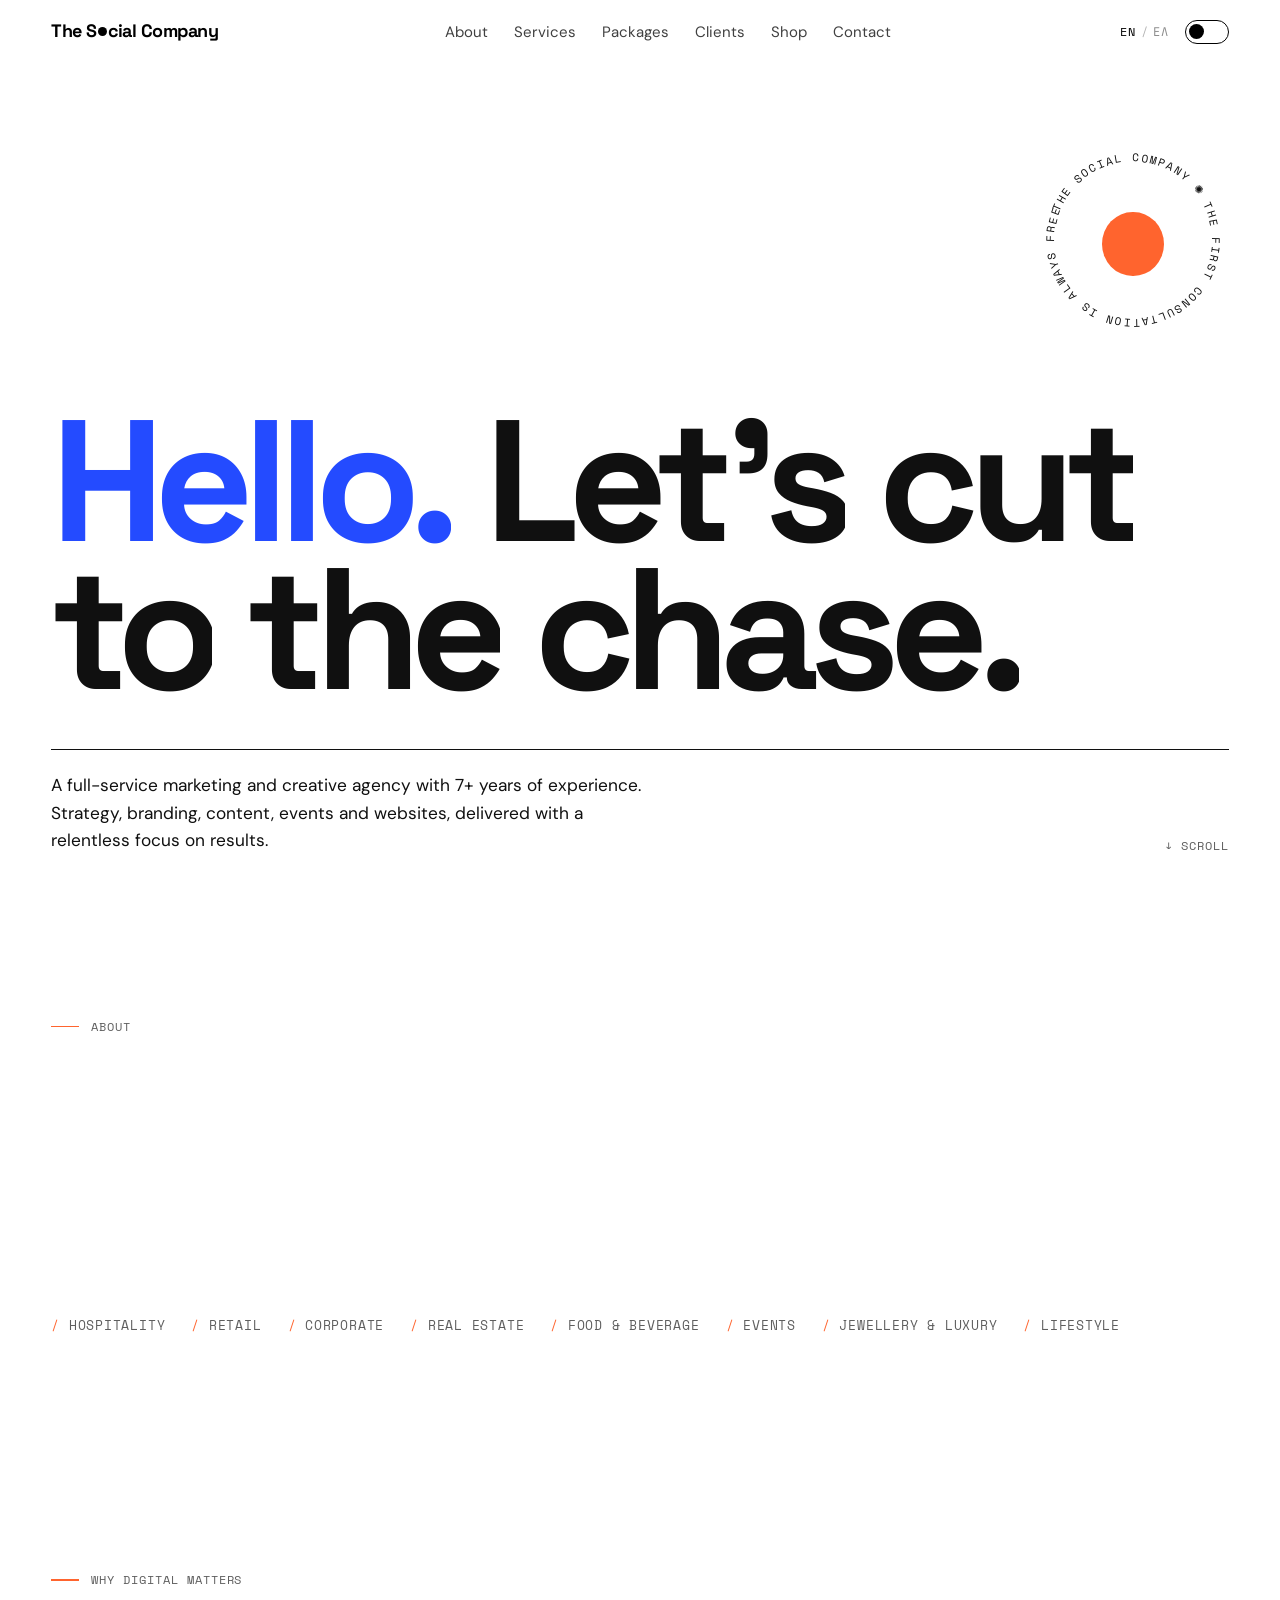
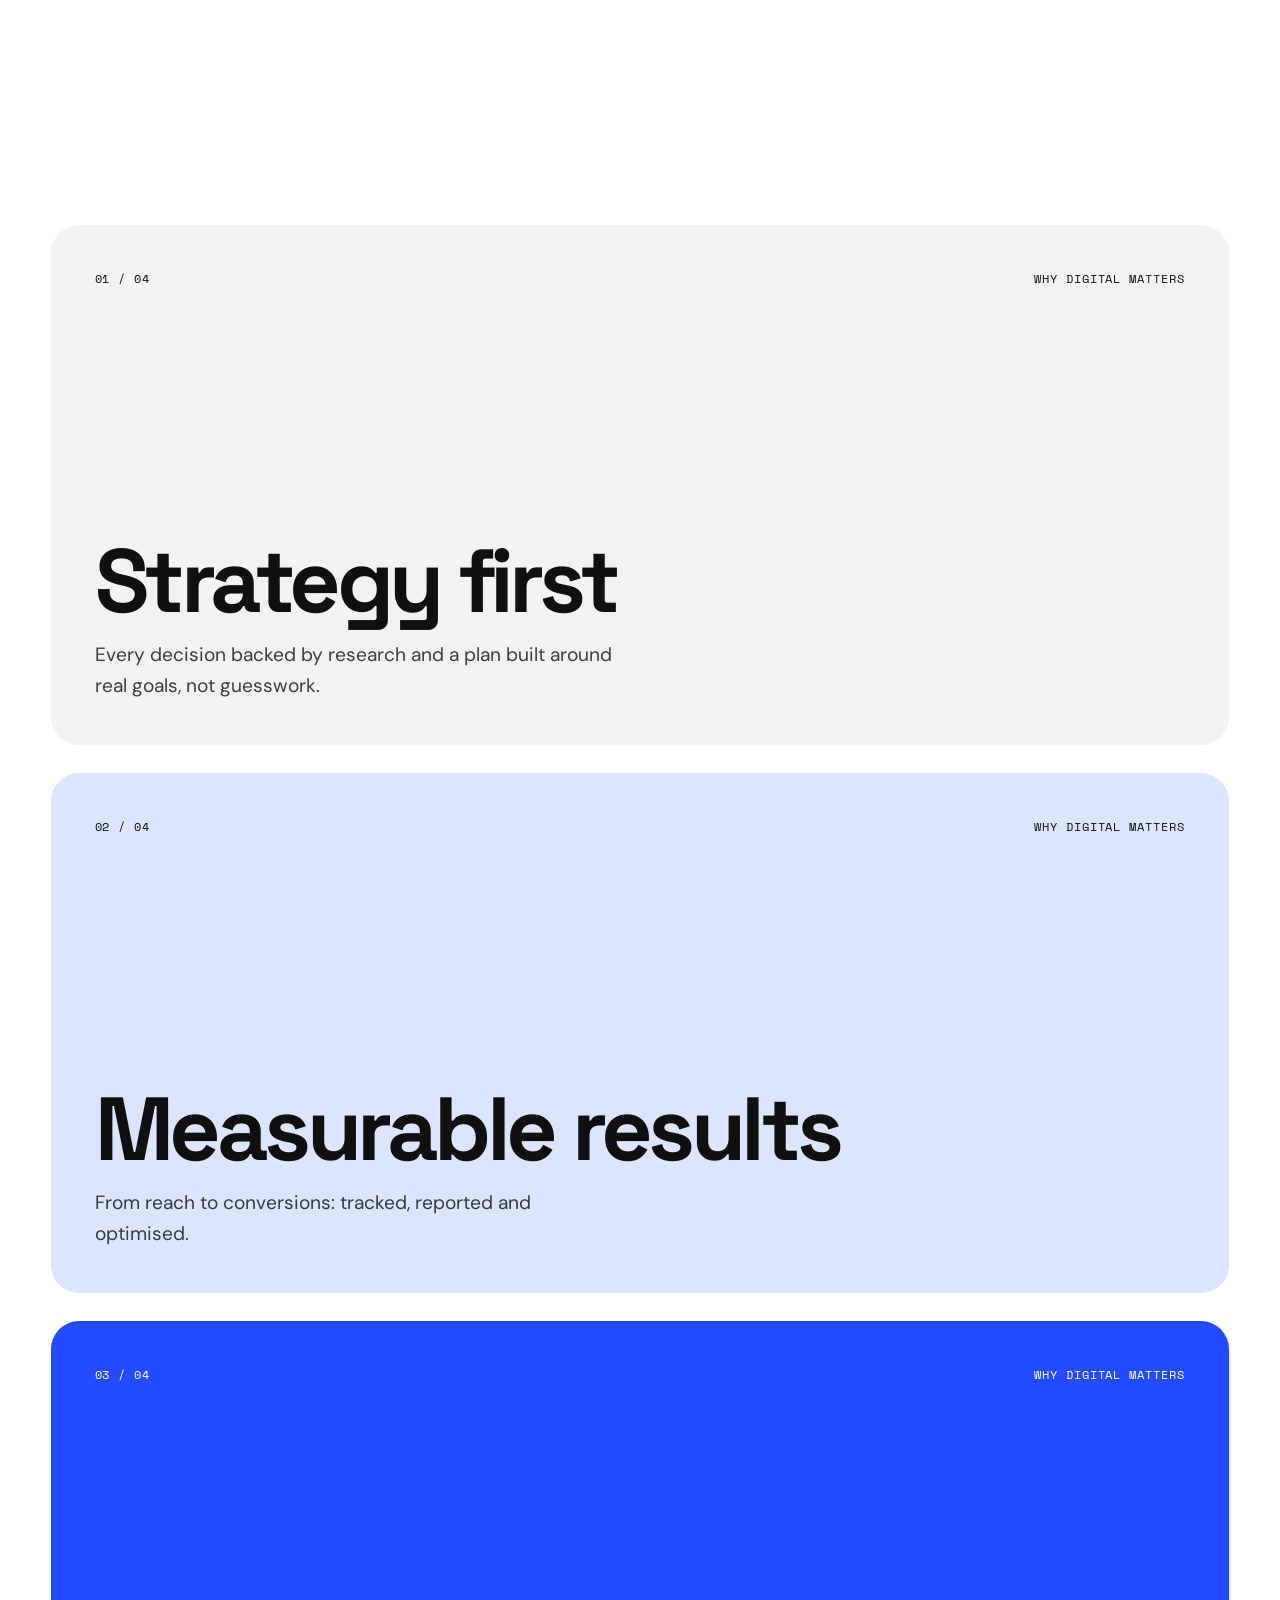
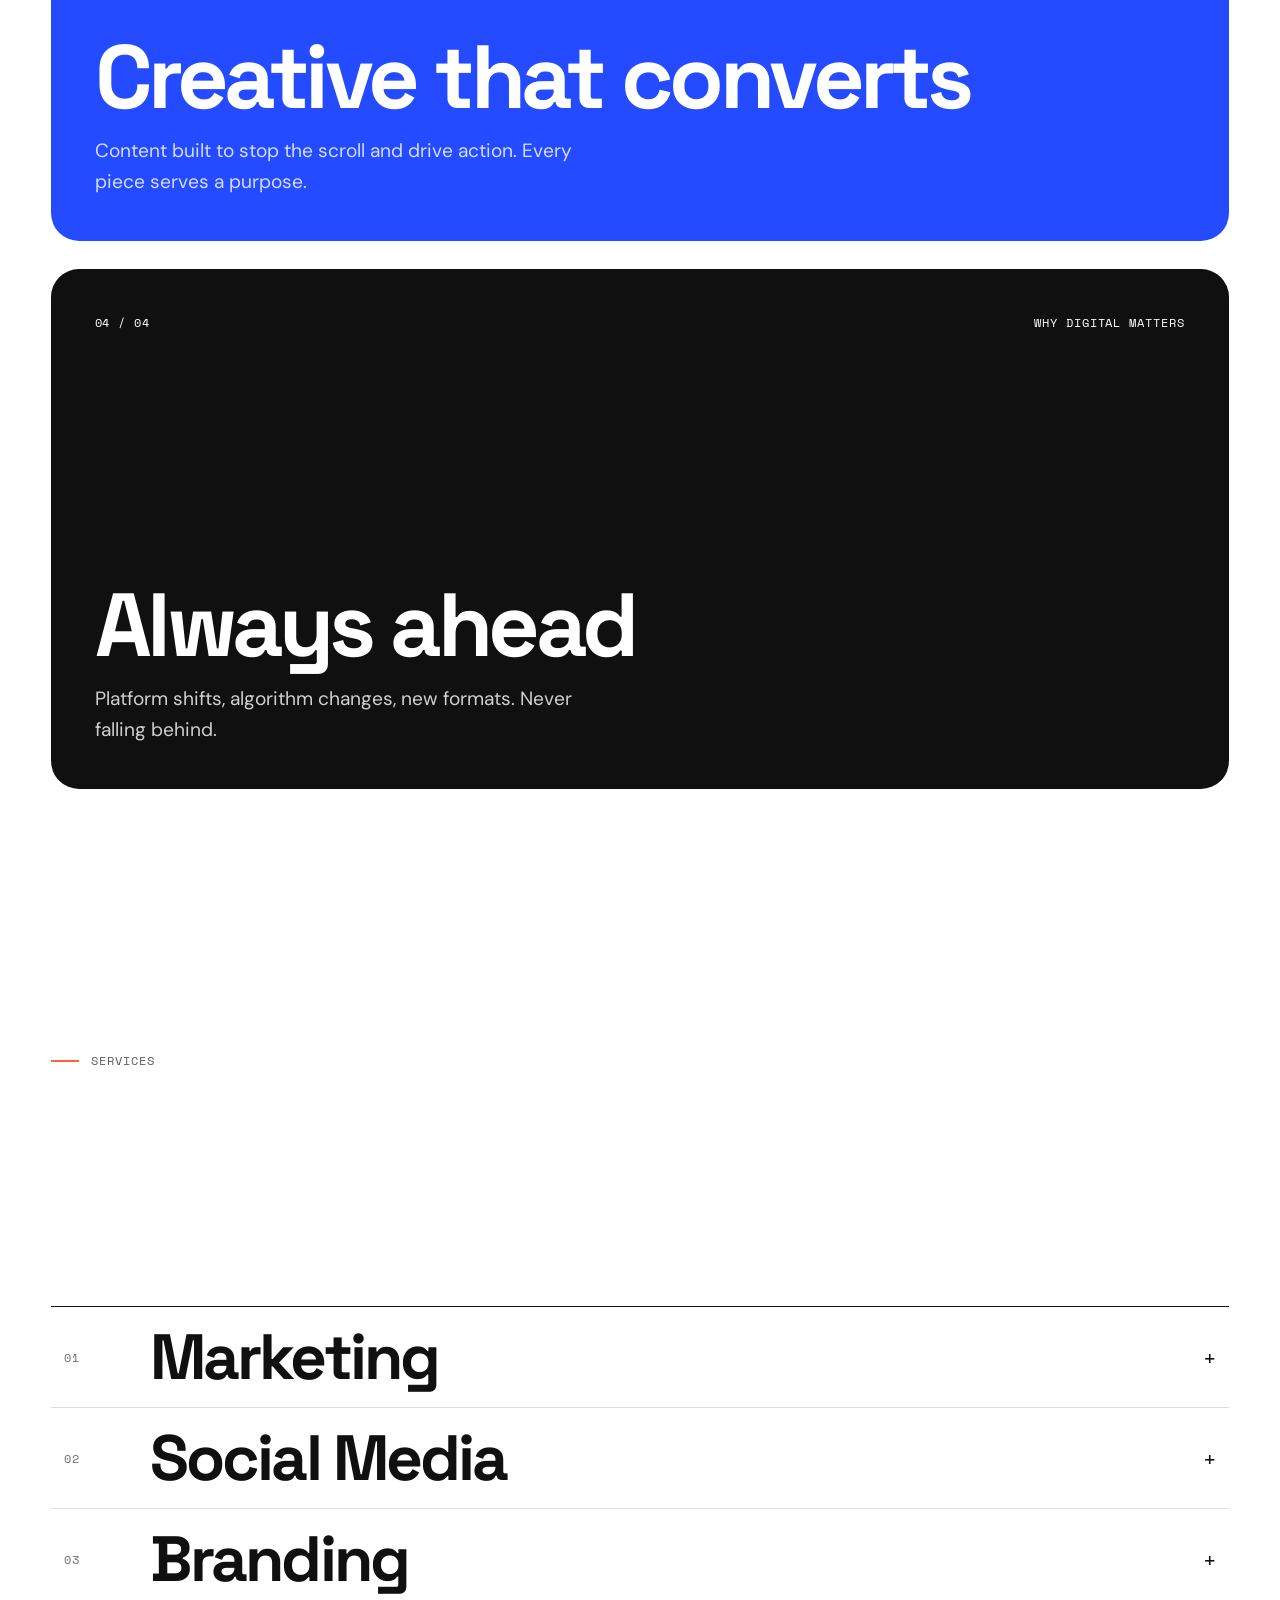
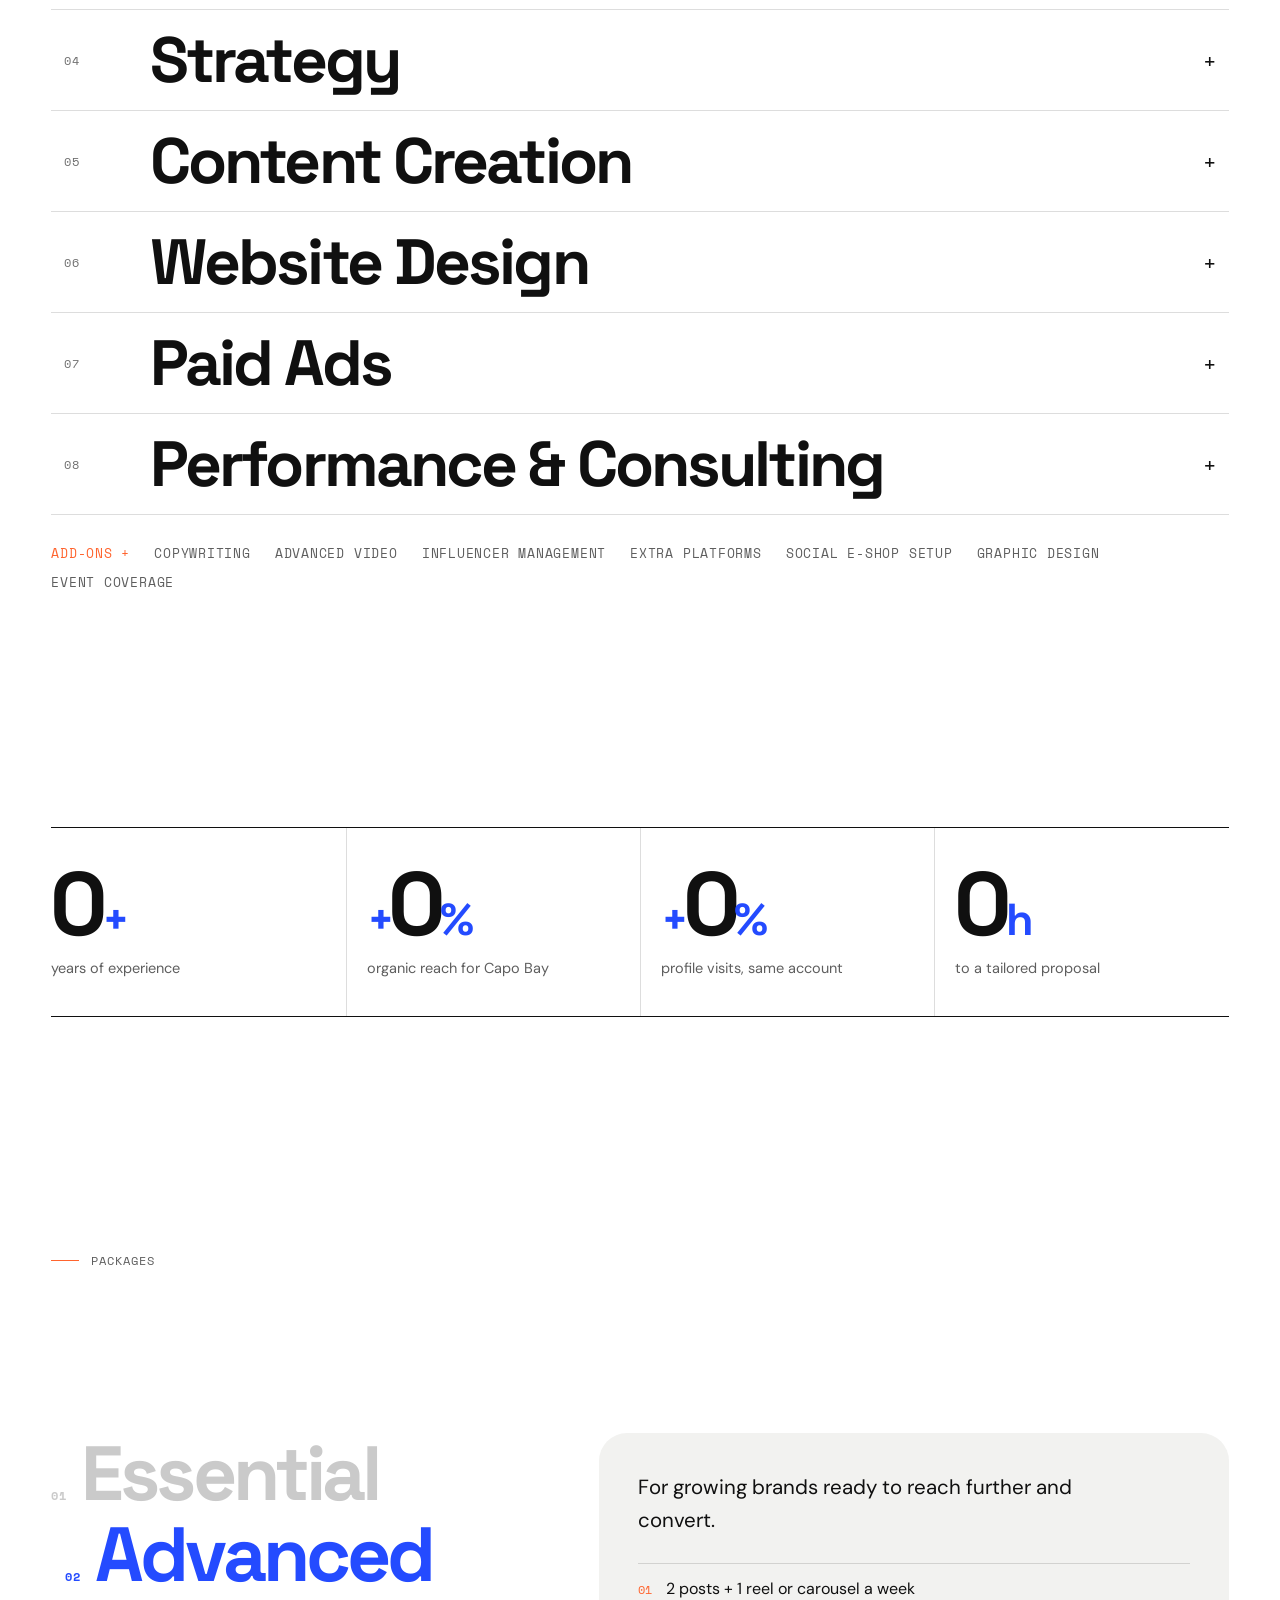
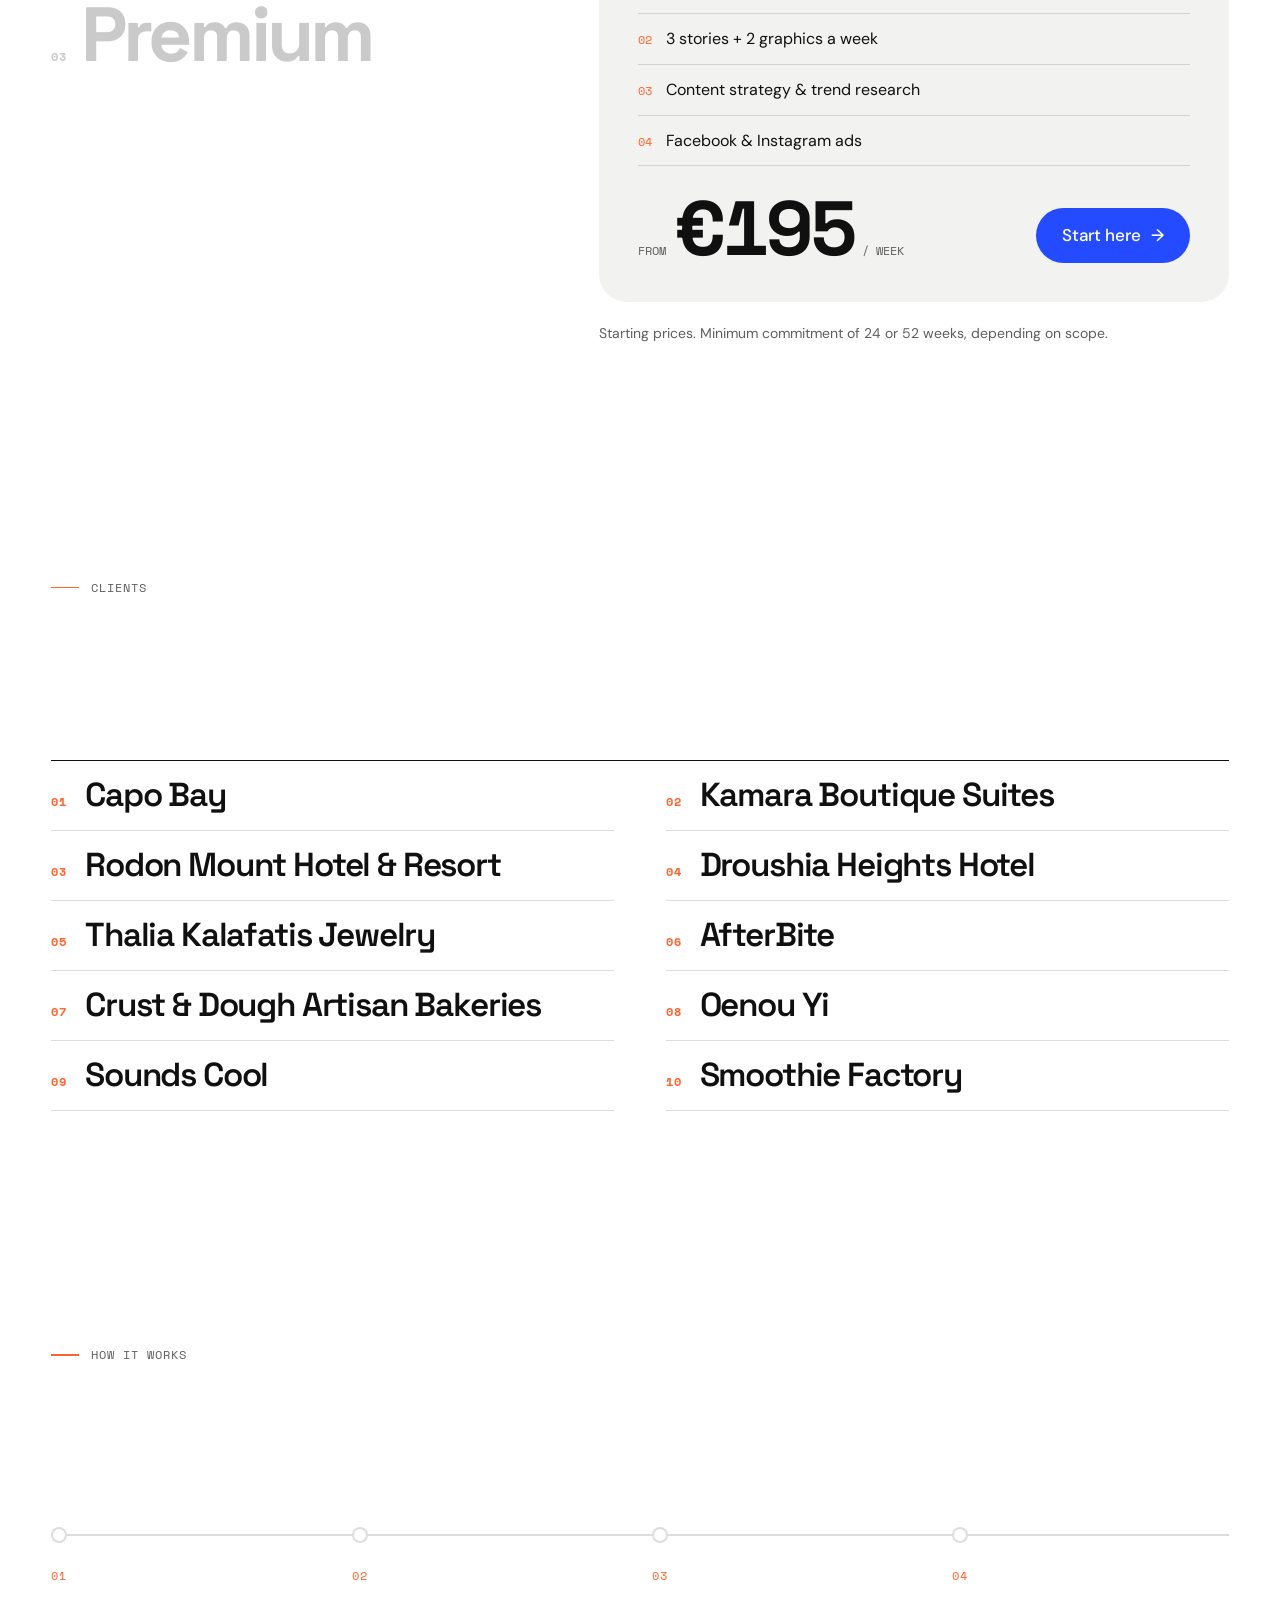
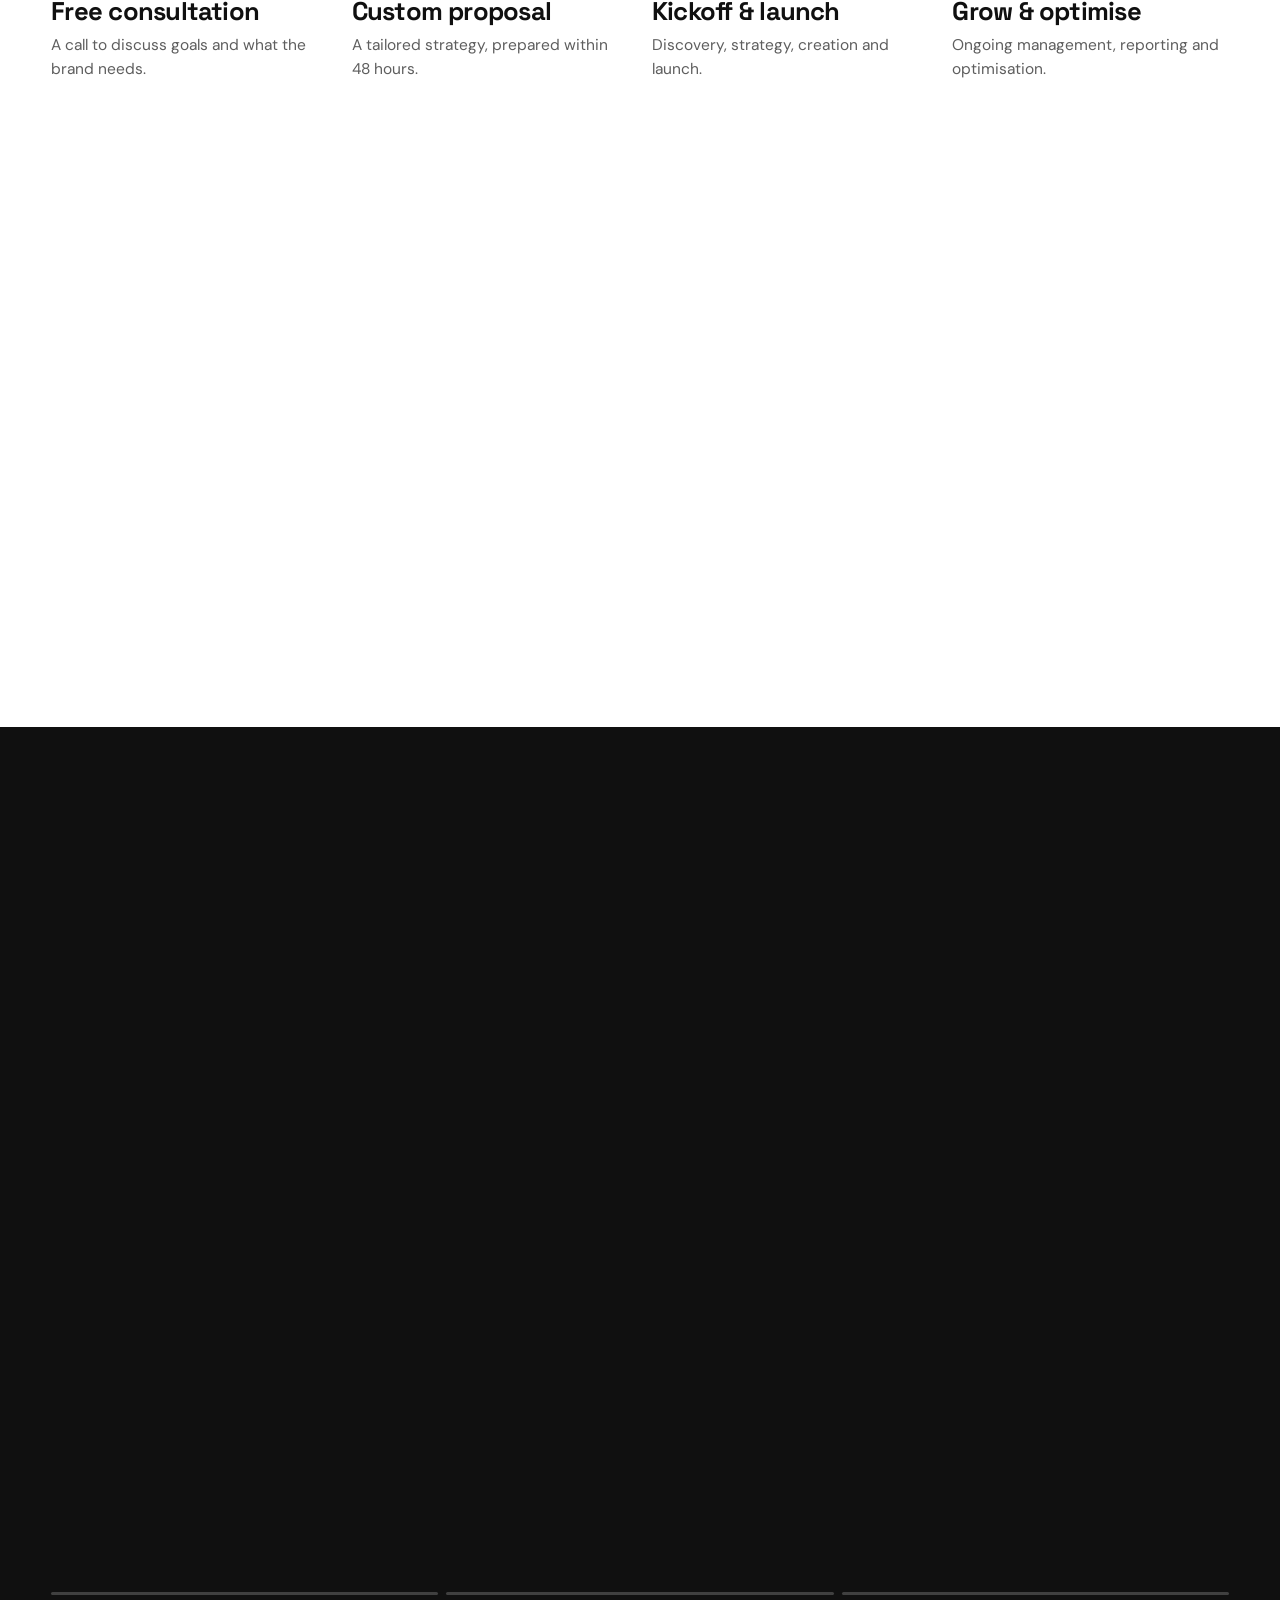
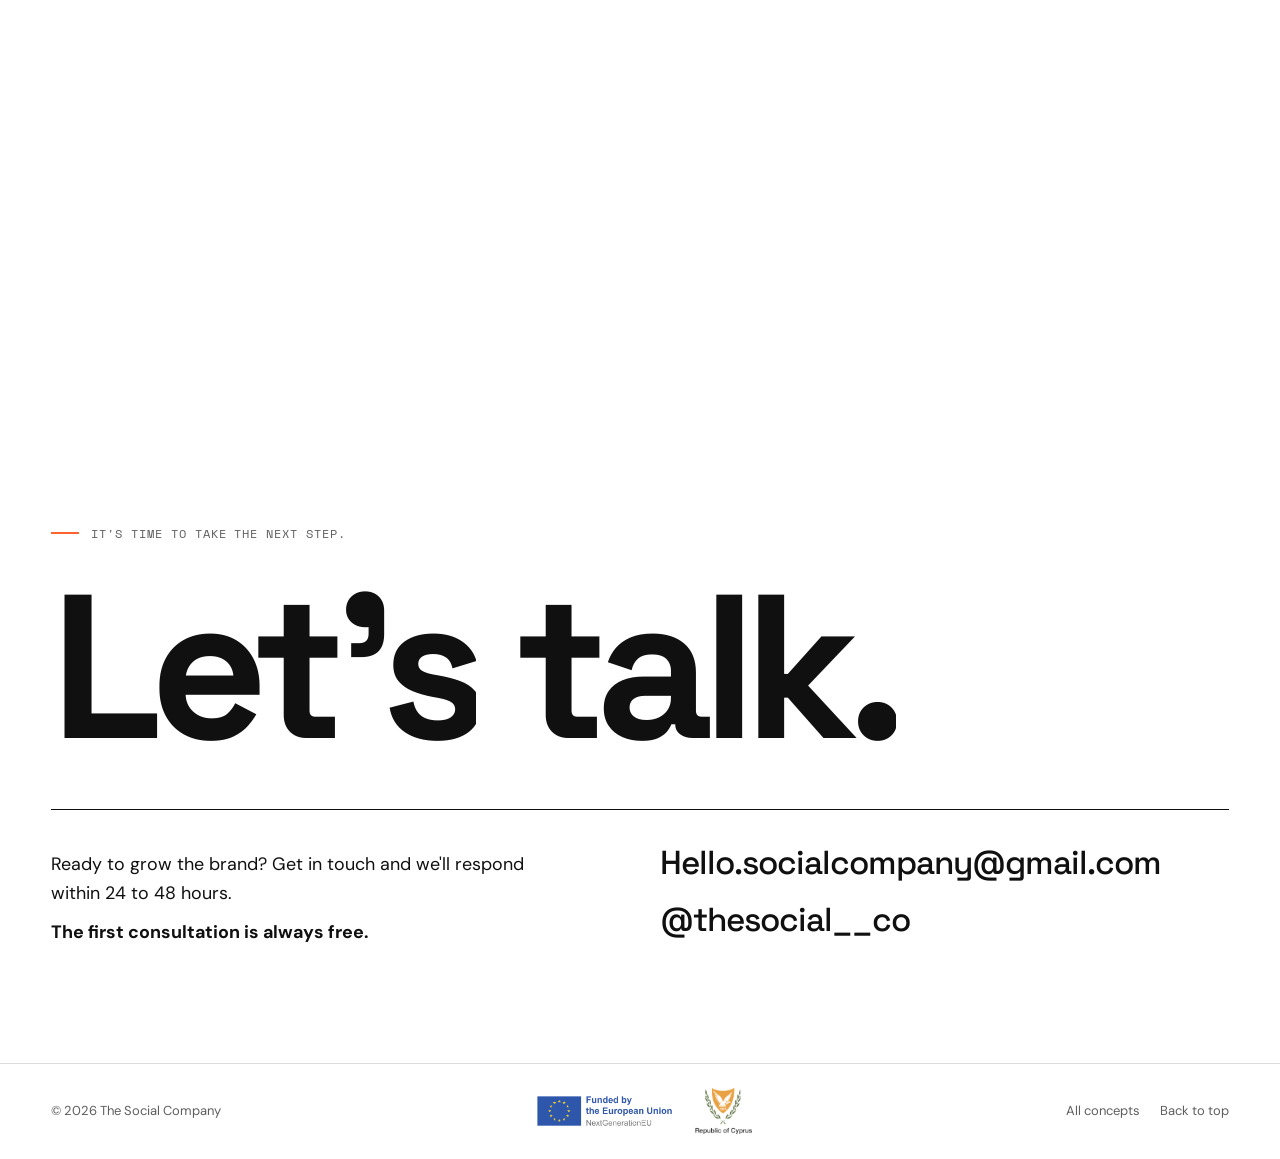
<file: concept-3-titles/index.html>
<!doctype html>
<html data-concept="c3" data-default-theme="light">
<head>
<meta charset="utf-8">
<meta name="viewport" content="width=device-width, initial-scale=1">
<title>The Social Company — Concept 3: Opening Titles</title>
<link rel="stylesheet" href="../shared/base.css">
<script src="../shared/content.js"></script>
<script src="../shared/core.js"></script>
<style>
body { transition: background-color .5s, color .5s; }
body.loading { overflow: hidden; height: 100vh; }
.wrap { max-width: 1500px; margin-inline: auto; padding-inline: var(--gut); }
section { padding-block: clamp(80px, 13vh, 170px); }
.label { color: var(--muted); display: flex; gap: 12px; align-items: center; margin-bottom: clamp(24px, 4vh, 44px); }
.label::before { content: ""; width: 28px; height: 1.5px; background: var(--orange); }
.h-lg { font-size: clamp(38px, 6vw, 104px); }
:root[data-theme="dark"] { --accent: #8FA4FF; }
:root[data-theme="light"] { --accent: #244BFF; }

/* Masked word reveal */
.lines .split-w { overflow: hidden; vertical-align: top; padding-bottom: .12em; margin-bottom: -.12em; }
.lines .wi { display: inline-block; transform: translateY(115%); transition: transform 1s var(--ease); transition-delay: calc(var(--n) * 55ms); }
.lines.in .wi { transform: none; }

/* Preloader */
.pre { position: fixed; inset: 0; z-index: 200; background: #101010; color: #fff; display: grid; place-items: center; transition: clip-path 1s var(--ease); clip-path: inset(0 0 0 0); cursor: pointer; }
.pre.done { clip-path: inset(0 0 100% 0); pointer-events: none; }
.pre-logo { font-family: var(--f-head); font-weight: 700; font-size: clamp(40px, 9vw, 150px); letter-spacing: -.05em; line-height: .92; text-align: left; }
.pre-logo div { overflow: hidden; padding-bottom: .1em; margin-bottom: -.1em; }
.pre-logo span { display: inline-block; transform: translateY(110%); animation: up .9s var(--ease) forwards; }
.pre-logo div:nth-child(2) span { animation-delay: .15s; }
.pre-logo div:nth-child(3) span { animation-delay: .3s; }
.pre-logo .o { display: inline-block; width: .52em; height: .52em; border-radius: 50%; background: var(--blue); margin: 0 .03em; transform: none; animation: pop 1s var(--ease) .7s backwards, beat 1s ease-in-out 1.7s infinite; }
@keyframes up { to { transform: none; } }
@keyframes pop { from { scale: 0; } }
@keyframes beat { 50% { scale: .8; background: var(--orange); } }
.pre-meta { position: absolute; left: var(--gut); right: var(--gut); bottom: 28px; display: flex; justify-content: space-between; align-items: flex-end; }
.pre-count { font-family: var(--f-head); font-weight: 700; font-size: clamp(48px, 7vw, 110px); letter-spacing: -.05em; line-height: .8; font-variant-numeric: tabular-nums; }
.pre-bar { position: absolute; left: 0; bottom: 0; height: 4px; width: 100%; background: var(--blue); transform: scaleX(0); transform-origin: left; }
.pre-flood { position: absolute; inset: 0; background: var(--blue); clip-path: circle(0% at 50% 50%); transition: clip-path .8s var(--ease); display: grid; place-items: center; }
.pre.flood .pre-flood { clip-path: circle(120% at 50% 50%); }
.pre-flood b { font-family: var(--f-head); font-size: clamp(60px, 14vw, 240px); letter-spacing: -.06em; opacity: 0; scale: .9; transition: opacity .4s .3s, scale .8s var(--ease) .3s; }
.pre.flood .pre-flood b { opacity: 1; scale: 1; }

/* Nav */
.nav { position: fixed; inset: 0 0 auto 0; z-index: 50; display: flex; justify-content: space-between; align-items: center; padding: 16px var(--gut); mix-blend-mode: difference; color: #fff; }
.logo { font-family: var(--f-head); font-weight: 700; font-size: 18px; letter-spacing: -.03em; display: inline-flex; align-items: center; }
.logo i { display: inline-block; width: .5em; height: .5em; border-radius: 50%; background: currentColor; margin: 0 1px; transition: scale .4s var(--ease); }
.logo:hover i { scale: 1.6; }
.nav-links { display: flex; gap: 26px; font-size: 15px; }
.nav-links a { opacity: .75; transition: opacity .2s; }
.nav-links a:hover { opacity: 1; }
@media (max-width: 900px) { .nav-links { display: none; } }

/* Hero */
.hero { min-height: 100svh; display: flex; flex-direction: column; justify-content: flex-end; padding-block: 120px clamp(28px, 5vh, 56px); position: relative; overflow: hidden; }
.hero h1 { font-size: clamp(64px, 13.5vw, 250px); letter-spacing: -.06em; line-height: .86; }
.hero h1 em { font-style: normal; color: var(--blue); }
.hero-sub { display: grid; grid-template-columns: 1fr auto; gap: 32px; align-items: end; margin-top: clamp(28px, 5vh, 56px); border-top: 1.5px solid var(--fg); padding-top: 22px; }
.hero-sub p { max-width: 50ch; font-size: clamp(17px, 1.35vw, 21px); }
.hero-sub .mono { color: var(--muted); }
.badge-spin { position: absolute; top: 16vh; right: var(--gut); width: clamp(120px, 15vw, 220px); aspect-ratio: 1; }
.badge-spin svg { width: 100%; height: 100%; overflow: visible; rotate: var(--rot, 0deg); }
.badge-spin text { font-family: var(--f-mono); font-size: 11.5px; letter-spacing: .14em; fill: var(--fg); text-transform: uppercase; }
.badge-spin .dot { position: absolute; inset: 34%; border-radius: 50%; background: var(--orange); transition: inset .5s var(--ease), background .3s; }
.badge-spin:hover .dot { inset: 26%; background: var(--blue); }

/* About */
.about p.big { font-family: var(--f-head); font-weight: 500; font-size: clamp(26px, 3.3vw, 56px); letter-spacing: -.03em; line-height: 1.12; max-width: 1250px; }
.inds { display: flex; flex-wrap: wrap; gap: 6px 26px; margin-top: clamp(36px, 6vh, 64px); font-family: var(--f-mono); font-size: 13px; text-transform: uppercase; letter-spacing: .06em; color: var(--muted); }
.inds li::before { content: "/ "; color: var(--orange); }

/* Why: stacking cards */
.stack { margin-top: clamp(36px, 6vh, 64px); }
.scard { position: sticky; top: calc(90px + var(--k) * 18px); min-height: min(62vh, 520px); border-radius: 28px; padding: clamp(24px, 3.4vw, 56px); display: flex; flex-direction: column; justify-content: space-between; margin-bottom: 28px; transform-origin: top center; will-change: transform; }
.scard:nth-child(1) { background: var(--card); }
.scard:nth-child(2) { background: var(--ice); color: #101010; }
.scard:nth-child(3) { background: var(--blue); color: #fff; }
.scard:nth-child(4) { background: var(--fg); color: var(--bg); }
.scard .top { display: flex; justify-content: space-between; }
.scard h3 { font-size: clamp(40px, 7vw, 120px); letter-spacing: -.05em; }
.scard p { max-width: 40ch; font-size: clamp(17px, 1.5vw, 23px); margin-top: 16px; opacity: .8; }

/* Services accordion */
.acc { margin-top: clamp(36px, 6vh, 64px); border-top: 1.5px solid var(--fg); }
.row { position: relative; border-bottom: 1px solid var(--line); overflow: hidden; cursor: pointer; }
.row::before { content: ""; position: absolute; inset: 0; background: var(--blue); transform: scaleY(0); transform-origin: bottom; transition: transform .5s var(--ease); }
.row:hover::before, .row.open::before { transform: scaleY(1); }
.row:hover, .row.open { color: #fff; }
.row-in { position: relative; display: grid; grid-template-columns: 70px 1fr auto; gap: 16px; align-items: center; padding: clamp(14px, 2vh, 24px) clamp(0px, 1vw, 16px); transition: padding .5s var(--ease); }
.row:hover .row-in, .row.open .row-in { padding-inline: clamp(12px, 2vw, 32px); }
.row .mono { opacity: .6; }
.row h3 { font-size: clamp(30px, 5vw, 84px); letter-spacing: -.045em; line-height: 1; }
.row .plus { font-family: var(--f-mono); font-size: 22px; transition: rotate .5s var(--ease); }
.row:hover .plus, .row.open .plus { rotate: 45deg; }
.row-more { display: grid; grid-template-rows: 0fr; transition: grid-template-rows .5s var(--ease); position: relative; }
.row:hover .row-more, .row.open .row-more { grid-template-rows: 1fr; }
.row-more > div { overflow: hidden; }
.row-more p { padding: 0 clamp(12px, 2vw, 32px) 22px calc(70px + 16px + clamp(12px, 2vw, 32px)); max-width: 70ch; font-size: clamp(16px, 1.3vw, 20px); }
.row-more .mono { display: block; opacity: .8; margin-top: 8px; }
.addons { margin-top: 28px; display: flex; flex-wrap: wrap; gap: 8px 24px; font-family: var(--f-mono); font-size: 13px; text-transform: uppercase; letter-spacing: .06em; color: var(--muted); }
.addons b { color: var(--orange); font-weight: 400; }
@media (max-width: 700px) { .row-in { grid-template-columns: 36px 1fr auto; } .row-more p { padding-left: 12px; } }

/* Stats */
.stats { display: grid; grid-template-columns: repeat(4, 1fr); border-block: 1.5px solid var(--fg); }
.stat { padding: clamp(24px, 4vh, 48px) 20px; border-left: 1px solid var(--line); }
.stat:first-child { border-left: 0; padding-left: 0; }
.stat .num { font-family: var(--f-head); font-weight: 700; font-size: clamp(50px, 7vw, 124px); letter-spacing: -.06em; line-height: .9; font-variant-numeric: tabular-nums; white-space: nowrap; }
.stat .num small { font-size: .5em; color: var(--blue); }
:root[data-theme="dark"] .stat .num small { color: var(--accent); }
.stat p { color: var(--muted); font-size: 14.5px; margin-top: 12px; }
@media (max-width: 900px) { .stats { grid-template-columns: 1fr 1fr; } .stat:nth-child(3) { border-left: 0; padding-left: 0; } .stat:nth-child(n+3) { border-top: 1px solid var(--line); } }

/* Packages: switcher */
.pk { display: grid; grid-template-columns: 1fr 1.3fr; gap: clamp(28px, 5vw, 90px); margin-top: clamp(36px, 6vh, 64px); align-items: start; }
.pk-tabs { display: grid; }
.pk-tab { text-align: left; font-family: var(--f-head); font-weight: 700; font-size: clamp(40px, 6vw, 100px); letter-spacing: -.05em; line-height: 1.05; opacity: .22; transition: opacity .3s, translate .5s var(--ease), color .3s; display: flex; align-items: baseline; gap: 14px; }
.pk-tab .mono { letter-spacing: .08em; }
.pk-tab:hover { opacity: .6; }
.pk-tab[aria-selected="true"] { opacity: 1; translate: 14px 0; color: var(--accent); }
.pk-panel { background: var(--card); border-radius: 28px; padding: clamp(24px, 3vw, 48px); min-height: 430px; display: flex; flex-direction: column; }
.pk-panel .who { font-size: clamp(18px, 1.6vw, 24px); max-width: 34ch; min-height: 3.3em; }
.pk-panel ul { margin-top: 24px; border-top: 1px solid var(--line); }
.pk-panel li { padding: 12px 0; border-bottom: 1px solid var(--line); display: flex; gap: 14px; font-size: 16px; }
.pk-panel li span { font-family: var(--f-mono); font-size: 12px; color: var(--orange); padding-top: 4px; }
.pk-panel .anim > * { animation: fadeUp .6s var(--ease) backwards; animation-delay: calc(var(--n, 0) * 60ms); }
@keyframes fadeUp { from { opacity: 0; translate: 0 18px; } }
.pk-foot { margin-top: auto; padding-top: 28px; display: flex; justify-content: space-between; align-items: flex-end; gap: 20px; flex-wrap: wrap; }
.price { display: flex; align-items: baseline; gap: 8px; }
.price b { font-family: var(--f-head); font-size: clamp(56px, 6vw, 96px); letter-spacing: -.05em; line-height: .9; font-variant-numeric: tabular-nums; }
.price > span { font-family: var(--f-mono); font-size: 12px; text-transform: uppercase; color: var(--muted); }
.btn { display: inline-flex; gap: 10px; align-items: center; background: var(--blue); color: #fff; border-radius: 99px; padding: 14px 26px; font-weight: 500; transition: background .3s, gap .3s var(--ease); }
.btn:hover { background: var(--orange); gap: 18px; }
.pk-note { color: var(--muted); font-size: 14px; margin-top: 20px; }
@media (max-width: 900px) { .pk { grid-template-columns: 1fr; } .pk-tab[aria-selected="true"] { translate: 0 0; } }

/* Clients index */
.cl { display: grid; grid-template-columns: 1fr 1fr; column-gap: clamp(24px, 4vw, 64px); margin-top: clamp(36px, 6vh, 64px); border-top: 1.5px solid var(--fg); }
.cl li { display: flex; gap: 18px; align-items: baseline; padding: clamp(12px, 1.8vh, 20px) 0; border-bottom: 1px solid var(--line); font-family: var(--f-head); font-weight: 600; font-size: clamp(22px, 2.6vw, 42px); letter-spacing: -.035em; line-height: 1.1; transition: opacity .3s, padding .4s var(--ease), color .3s; }
.cl li .mono { color: var(--orange); letter-spacing: .08em; }
.cl:hover li { opacity: .25; }
.cl li:hover { opacity: 1; padding-left: 14px; color: var(--accent); }
@media (max-width: 800px) { .cl { grid-template-columns: 1fr; } }

/* Process */
.proc { display: grid; grid-template-columns: repeat(4, 1fr); gap: 24px; margin-top: clamp(36px, 6vh, 64px); position: relative; padding-top: 34px; }
.proc::before, .proc > i { content: ""; position: absolute; left: 0; right: 0; top: 7px; height: 2px; background: var(--line); }
.proc > i { background: var(--blue); transform-origin: left; transform: scaleX(var(--p, 0)); }
.pstep { position: relative; }
.pstep::before { content: ""; position: absolute; top: -34px; left: 0; width: 16px; height: 16px; border-radius: 50%; background: var(--bg); border: 2px solid var(--line); transition: background .4s, border-color .4s; }
.pstep.on::before { background: var(--blue); border-color: var(--blue); }
.pstep .mono { color: var(--orange); }
.pstep h3 { font-size: clamp(22px, 2vw, 30px); letter-spacing: -.03em; margin: 8px 0; line-height: 1.1; }
.pstep p { color: var(--muted); font-size: 15.5px; }
@media (max-width: 900px) { .proc { grid-template-columns: 1fr 1fr; row-gap: 36px; } .proc::before, .proc > i, .pstep::before { display: none; } .proc { padding-top: 0; } }

/* Shop band */
.shop { background: var(--blue); color: #fff; border-radius: 28px; padding: clamp(28px, 4vw, 64px); display: grid; grid-template-columns: 1.2fr 1fr; gap: clamp(28px, 4vw, 64px); align-items: end; overflow: hidden; position: relative; }
.shop .label { color: rgba(255, 255, 255, .8); }
.shop .label::before { background: #fff; }
.shop .tagb { background: var(--orange); border-radius: 99px; padding: 4px 12px; color: #fff; }
.shop h2 { font-size: clamp(34px, 4.6vw, 76px); }
.shop p { opacity: .85; margin-top: 18px; max-width: 46ch; }
.shop ul { display: grid; gap: 8px; }
.shop li { background: rgba(255, 255, 255, .12); border-radius: 14px; padding: 14px 18px; display: flex; justify-content: space-between; font-weight: 500; transition: background .3s, color .3s, translate .4s var(--ease); }
.shop li:hover { background: #fff; color: var(--blue); translate: -8px 0; }
@media (max-width: 900px) { .shop { grid-template-columns: 1fr; } }

/* Closing: Lights. Camera. Action. pinned word-by-word */
.finale { height: 320vh; padding: 0; position: relative; }
.finale-pin { position: sticky; top: 0; height: 100vh; display: grid; place-items: center; overflow: hidden; background: #101010; color: #fff; }
.finale-words { position: relative; width: 100%; height: 100%; }
.fw { position: absolute; inset: 0; display: grid; place-items: center; font-family: var(--f-head); font-weight: 700; font-size: clamp(64px, 17vw, 330px); letter-spacing: -.06em; line-height: 1; opacity: 0; scale: 1.5; filter: blur(18px); transition: opacity .5s, scale .8s var(--ease), filter .6s; }
.fw.on { opacity: 1; scale: 1; filter: none; }
.fw.past { opacity: 0; scale: .7; filter: blur(10px); }
.fw:nth-child(2) { color: var(--orange); }
.fw:nth-child(3) { color: #6F8BFF; }
.finale-prog { position: absolute; left: var(--gut); right: var(--gut); bottom: 32px; display: flex; gap: 8px; }
.finale-prog i { flex: 1; height: 3px; background: rgba(255, 255, 255, .2); border-radius: 3px; overflow: hidden; }
.finale-prog i::after { content: ""; display: block; height: 100%; background: #fff; transform: scaleX(var(--f, 0)); transform-origin: left; }

/* Contact */
.contact h2 { font-size: clamp(68px, 16vw, 300px); letter-spacing: -.06em; line-height: .86; }
.contact-grid { display: grid; grid-template-columns: 1fr 1fr; gap: 40px; margin-top: clamp(36px, 6vh, 72px); align-items: end; border-top: 1.5px solid var(--fg); padding-top: 26px; }
.contact-grid p { max-width: 40ch; font-size: clamp(17px, 1.4vw, 21px); }
.contact-links { display: grid; gap: 4px; justify-items: start; font-family: var(--f-head); font-weight: 500; font-size: clamp(22px, 2.6vw, 42px); letter-spacing: -.03em; }
.contact-links a { background: linear-gradient(currentColor, currentColor) 0 100% / 0 2px no-repeat; transition: background-size .5s var(--ease), color .3s; overflow-wrap: anywhere; }
.contact-links a:hover { background-size: 100% 2px; color: var(--accent); }
@media (max-width: 900px) { .contact-grid { grid-template-columns: 1fr; } }

footer { border-top: 1px solid var(--line); }
footer .wrap { display: flex; justify-content: space-between; align-items: center; gap: 24px; flex-wrap: wrap; padding-block: 24px; font-size: 13px; color: var(--muted); }
footer nav { display: flex; gap: 20px; }
footer a:hover { color: var(--fg); }
</style>
</head>
<body class="loading">

<div class="pre" id="pre" aria-hidden="true">
  <div class="pre-logo">
    <div><span>The</span></div>
    <div><span>S<i class="o"></i>cial</span></div>
    <div><span>Company</span></div>
  </div>
  <div class="pre-meta"><span class="mono">@thesocial__co</span><span class="pre-count" id="preCount">0</span></div>
  <div class="pre-bar" id="preBar"></div>
  <div class="pre-flood"><b id="preHello"></b></div>
</div>

<header class="nav">
  <a class="logo" href="#top">The&nbsp;S<i></i>cial&nbsp;Company</a>
  <nav class="nav-links">
    <a href="#about" data-i18n="nav.about"></a>
    <a href="#services" data-i18n="nav.services"></a>
    <a href="#packages" data-i18n="nav.packages"></a>
    <a href="#clients" data-i18n="nav.clients"></a>
    <a href="#shop" data-i18n="nav.shop"></a>
    <a href="#contact" data-i18n="nav.contact"></a>
  </nav>
  <div data-controls></div>
</header>

<main id="top">
  <section class="hero wrap">
    <a class="badge-spin" href="#contact" aria-label="Contact">
      <svg viewBox="0 0 200 200"><defs><path id="circ" d="M100,100 m-82,0 a82,82 0 1,1 164,0 a82,82 0 1,1 -164,0"/></defs><text><textPath href="#circ" id="badgeText"></textPath></text></svg>
      <span class="dot"></span>
    </a>
    <h1 class="lines" id="heroTitle"></h1>
    <div class="hero-sub">
      <p data-i18n="hero.sub" data-reveal></p>
      <span class="mono">↓ <span data-i18n="hero.scroll"></span></span>
    </div>
  </section>

  <section class="about wrap" id="about">
    <div class="label mono" data-i18n="about.label"></div>
    <p class="big lines" data-i18n="about.body"></p>
    <ul class="inds" id="inds"></ul>
  </section>

  <section class="wrap">
    <div class="label mono" data-i18n="why.label"></div>
    <h2 class="h-lg lines" data-i18n="why.title"></h2>
    <div class="stack" id="stack"></div>
  </section>

  <section class="wrap" id="services">
    <div class="label mono" data-i18n="services.label"></div>
    <h2 class="h-lg lines" data-i18n="services.title"></h2>
    <div class="acc" id="acc"></div>
    <div class="addons" id="addons"></div>
  </section>

  <section class="wrap">
    <div class="stats" id="stats"></div>
  </section>

  <section class="wrap" id="packages">
    <div class="label mono" data-i18n="packages.label"></div>
    <h2 class="h-lg lines" data-i18n="packages.title"></h2>
    <div class="pk">
      <div class="pk-tabs" id="pkTabs" role="tablist"></div>
      <div>
        <div class="pk-panel" id="pkPanel" role="tabpanel"></div>
        <p class="pk-note" data-i18n="packages.note"></p>
      </div>
    </div>
  </section>

  <section class="wrap" id="clients">
    <div class="label mono" data-i18n="clients.label"></div>
    <h2 class="h-lg lines" data-i18n="clients.title"></h2>
    <ul class="cl" id="cl"></ul>
  </section>

  <section class="wrap">
    <div class="label mono" data-i18n="process.label"></div>
    <h2 class="h-lg lines" data-i18n="process.title"></h2>
    <div class="proc" id="proc"><i></i></div>
  </section>

  <section class="wrap" id="shop" style="padding-top:0">
    <div class="shop" data-reveal>
      <div>
        <div class="label mono"><span data-i18n="shop.label"></span><span class="tagb" data-i18n="shop.badge"></span></div>
        <h2 data-i18n="shop.title"></h2>
        <p data-i18n="shop.body"></p>
      </div>
      <ul id="shopCats"></ul>
    </div>
  </section>

  <section class="finale" id="finale" aria-label="Lights. Camera. Action.">
    <div class="finale-pin">
      <div class="finale-words" id="fwords"></div>
      <div class="finale-prog"><i></i><i></i><i></i></div>
    </div>
  </section>

  <section class="wrap contact" id="contact">
    <div class="label mono" data-i18n="contact.next"></div>
    <h2 class="lines" data-i18n="contact.title"></h2>
    <div class="contact-grid">
      <div>
        <p data-i18n="contact.body"></p>
        <p style="margin-top:10px;font-weight:700" data-i18n="contact.free"></p>
      </div>
      <div class="contact-links"><a data-email></a><a data-ig></a></div>
    </div>
  </section>
</main>

<footer><div class="wrap">
  <span data-i18n="footer.rights"></span>
  <span data-banners></span>
  <nav><a href="../index.html" data-i18n="ui.back"></a><a href="#top" data-i18n="footer.top"></a></nav>
</div></footer>

<script>
TSC.apply();
const $ = (s) => document.querySelector(s), $$ = (s) => [...document.querySelectorAll(s)];

/* Content */
$('#heroTitle').textContent = T.hero.title + ' ' + T.about.title;
$('#badgeText').textContent = 'The Social Company ✺ ' + T.contact.free.replace(/\.$/, '') + ' ✺ ';
$('#preHello').textContent = T.hero.title;
$('#inds').innerHTML = T.industries.map(x => `<li>${x}</li>`).join('');
$('#stack').innerHTML = T.why.items.map((x, i) => `<article class="scard" style="--k:${i}"><div class="top"><span class="mono">0${i + 1} / 04</span><span class="mono">${T.why.label}</span></div><div><h3>${x.t}</h3><p>${x.d}</p></div></article>`).join('');
$('#acc').innerHTML = T.services.items.map((x, i) => `<div class="row" tabindex="0"><div class="row-in"><span class="mono">0${i + 1}</span><h3>${x.t}</h3><span class="plus">+</span></div><div class="row-more"><div><p>${x.d}<span class="mono">${x.tags}</span></p></div></div></div>`).join('');
$('#addons').innerHTML = `<b>${T.services.addonsLabel} +</b>` + T.services.addons.map(a => `<span>${a}</span>`).join('');
$('#stats').innerHTML = T.stats.items.map(x => `<div class="stat"><div class="num"><small>${x.pre}</small><span data-count="${x.n}">${x.n}</span><small>${x.suf}</small></div><p>${x.l}</p></div>`).join('');
$('#cl').innerHTML = T.clients.items.map((n, i) => `<li><span class="mono">${String(i + 1).padStart(2, '0')}</span>${n}</li>`).join('');
$('#proc').insertAdjacentHTML('beforeend', T.process.items.map((x, i) => `<div class="pstep"><span class="mono">0${i + 1}</span><h3>${x.t}</h3><p>${x.d}</p></div>`).join(''));
$('#shopCats').innerHTML = T.shop.cats.map(c => `<li><span>${c}</span><span>↓</span></li>`).join('');
$('#fwords').innerHTML = T.contact.closing.map(w => `<div class="fw">${w}</div>`).join('');

/* Packages switcher */
const pkTabs = $('#pkTabs'), pkPanel = $('#pkPanel');
pkTabs.innerHTML = T.packages.items.map((x, i) => `<button class="pk-tab" role="tab" data-i="${i}" aria-selected="${i === 1}"><span class="mono">0${i + 1}</span>${x.name}</button>`).join('');
let priceNow = 0;
function showPk(i) {
  const x = T.packages.items[i];
  $$('.pk-tab').forEach((t, k) => t.setAttribute('aria-selected', k === i));
  pkPanel.innerHTML = `<div class="anim"><p class="who">${x.who}</p></div><ul class="anim">${x.feats.map((f, k) => `<li style="--n:${k + 1}"><span>0${k + 1}</span>${f}</li>`).join('')}</ul><div class="pk-foot"><div class="price"><span>${T.packages.from}</span><b>€<span id="pkPrice">${x.price}</span></b><span>${T.packages.per}</span></div><a class="btn" href="#contact">${T.packages.cta} <span>→</span></a></div>`;
  const el = $('#pkPrice'), from = priceNow, to = x.price, t0 = performance.now();
  priceNow = to;
  if (TSC.reduced || !from) return;
  (function tick(now) { const p = Math.min(1, (now - t0) / 600), e = 1 - Math.pow(1 - p, 3); el.textContent = Math.round(from + (to - from) * e); if (p < 1) requestAnimationFrame(tick); })(t0);
}
pkTabs.addEventListener('click', (e) => { const b = e.target.closest('.pk-tab'); if (b) showPk(+b.dataset.i); });
showPk(1);

/* Accordion: hover on desktop, tap / Enter elsewhere */
$$('.row').forEach((r) => {
  const toggle = () => { const was = r.classList.contains('open'); $$('.row.open').forEach(o => o.classList.remove('open')); r.classList.toggle('open', !was); };
  r.addEventListener('click', toggle);
  r.addEventListener('keydown', (e) => { if (e.key === 'Enter' || e.key === ' ') { e.preventDefault(); toggle(); } });
});

/* Masked word reveals */
$$('.lines').forEach((el) => {
  TSC.split(el).forEach((w, i) => { w.innerHTML = `<span class="wi" style="--n:${Math.min(i, 26)}">${w.textContent}</span>`; });
});
const heroEm = $('#heroTitle .split-w'); if (heroEm) heroEm.querySelector('.wi').style.color = 'var(--accent)';
const lineIO = new IntersectionObserver((es) => es.forEach(e => { if (e.isIntersecting) { e.target.classList.add('in'); lineIO.unobserve(e.target); } }), { threshold: .15 });
function startPage() {
  document.body.classList.remove('loading');
  $$('.lines').forEach((el) => TSC.reduced ? el.classList.add('in') : lineIO.observe(el));
  TSC.reveal(); TSC.counters();
}

/* Preloader: count, flood with blue from the logo dot, wipe away */
(function () {
  const pre = $('#pre'), count = $('#preCount'), bar = $('#preBar');
  if (TSC.reduced) { pre.remove(); startPage(); return; }
  let done = false; const t0 = performance.now(), dur = 2100;
  function finish() {
    if (done) return; done = true;
    count.textContent = '100'; bar.style.transform = 'scaleX(1)';
    pre.classList.add('flood');
    setTimeout(() => { pre.classList.add('done'); startPage(); }, 900);
    setTimeout(() => pre.remove(), 2100);
  }
  (function tick(now) {
    if (done) return;
    const p = Math.min(1, (now - t0) / dur), e = p < .5 ? 2 * p * p : 1 - Math.pow(-2 * p + 2, 2) / 2;
    count.textContent = Math.round(e * 100); bar.style.transform = `scaleX(${e})`;
    p < 1 ? requestAnimationFrame(tick) : finish();
  })(t0);
  pre.addEventListener('click', finish);
  setTimeout(finish, dur + 1500); /* safety if the tab was in the background */
})();

/* Scroll-driven bits: badge rotation, stacking cards, process line, finale */
const cards = $$('.scard'), proc = $('#proc'), psteps = $$('.pstep'), finale = $('#finale'), fws = $$('.fw'), fprog = $$('.finale-prog i'), badge = $('.badge-spin svg');
let auto = 0;
function onScroll() {
  const vh = innerHeight;
  if (!TSC.reduced) {
    cards.forEach((c, i) => {
      const next = cards[i + 1]; if (!next) return;
      const top = 90 + i * 18, gap = next.getBoundingClientRect().top - top, h = c.offsetHeight;
      const k = Math.min(1, Math.max(0, 1 - gap / h));
      c.style.transform = `scale(${1 - k * .06})`; c.style.filter = `brightness(${1 - k * .12})`;
    });
  }
  const pr = proc.getBoundingClientRect(), pp = Math.min(1, Math.max(0, (vh * .75 - pr.top) / (vh * .45)));
  proc.querySelector('i').style.setProperty('--p', pp);
  psteps.forEach((s, i) => s.classList.toggle('on', pp >= i / 4 + .02));
  const fr = finale.getBoundingClientRect(), fp = Math.min(.999, Math.max(0, -fr.top / (fr.height - vh)));
  const idx = fr.top > vh * .5 ? -1 : Math.floor(fp * 3);
  fws.forEach((w, i) => { w.classList.toggle('on', i === idx); w.classList.toggle('past', i < idx); });
  fprog.forEach((b, i) => b.style.setProperty('--f', Math.min(1, Math.max(0, fp * 3 - i))));
}
addEventListener('scroll', onScroll, { passive: true }); addEventListener('resize', onScroll); onScroll();
if (!TSC.reduced) (function spin() { auto += .12; badge.style.setProperty('--rot', (auto + scrollY * .25) + 'deg'); requestAnimationFrame(spin); })();
</script>
</body>
</html>
</file>
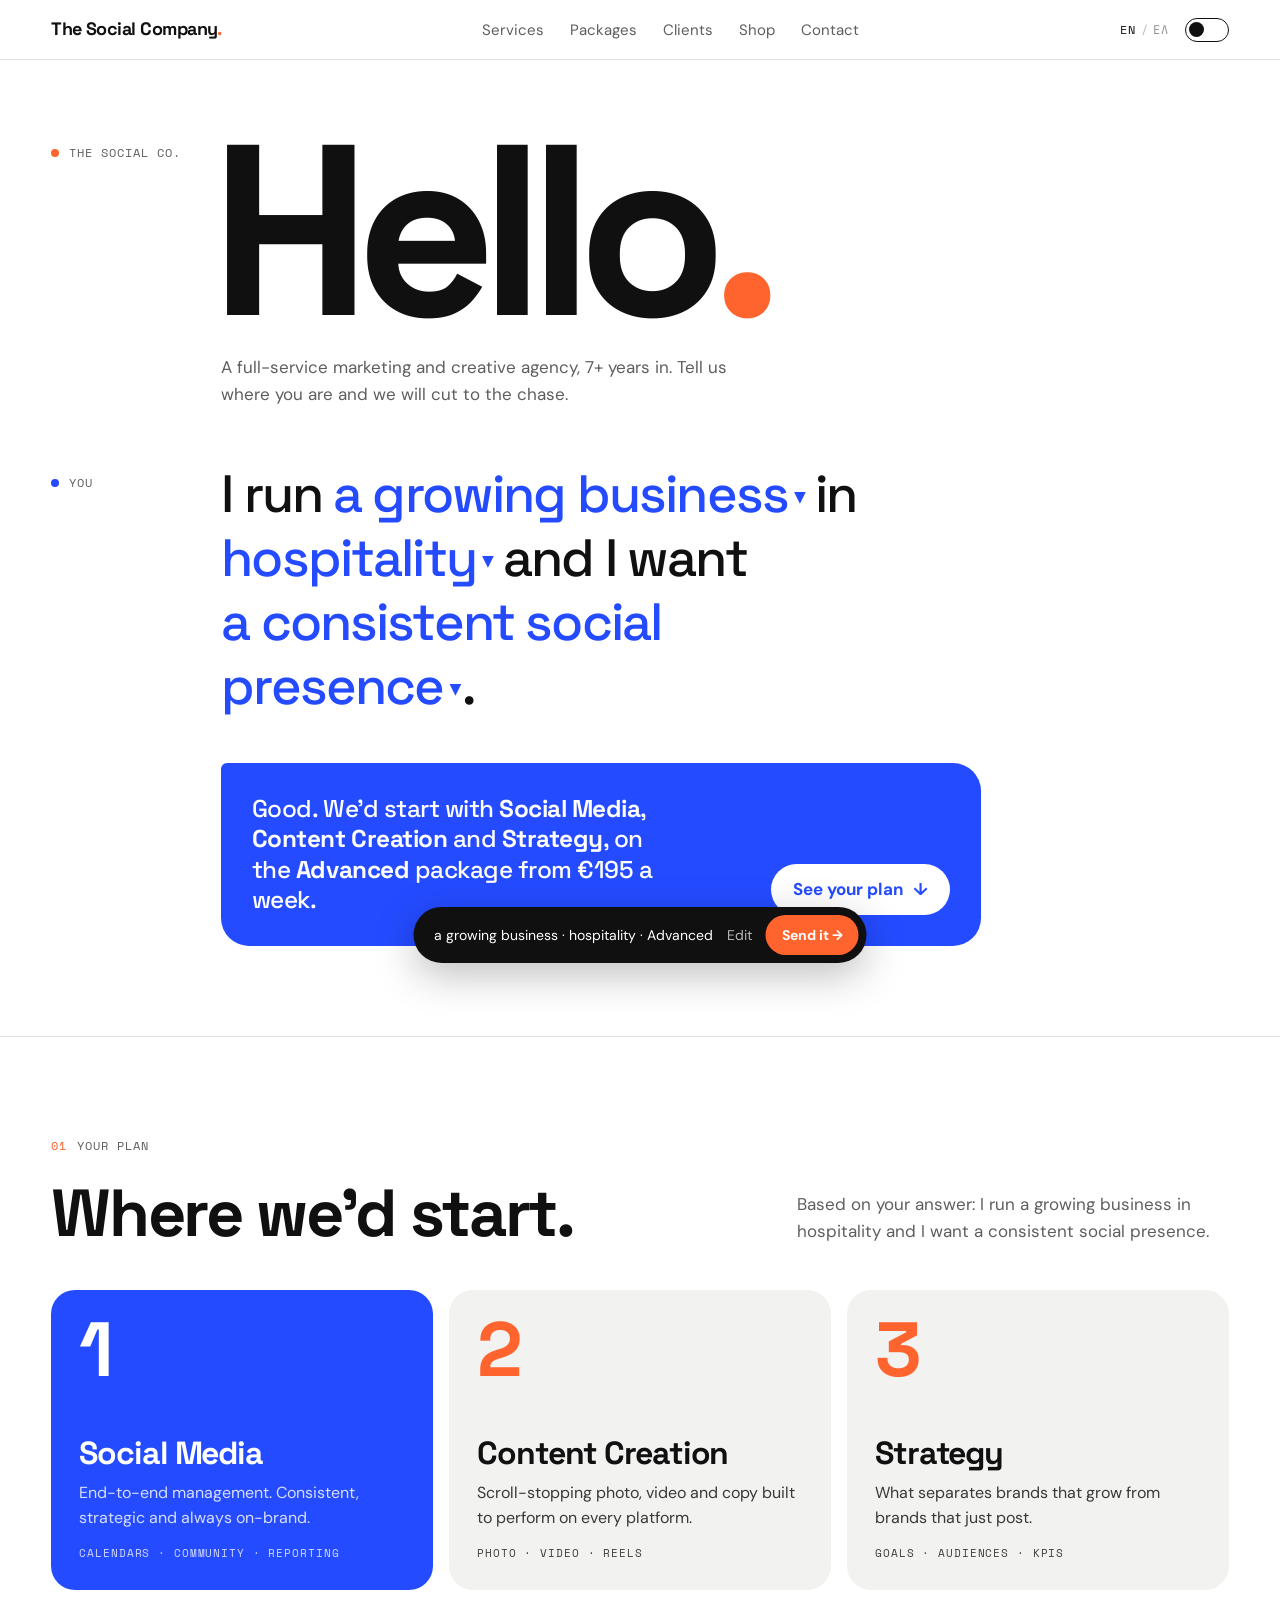
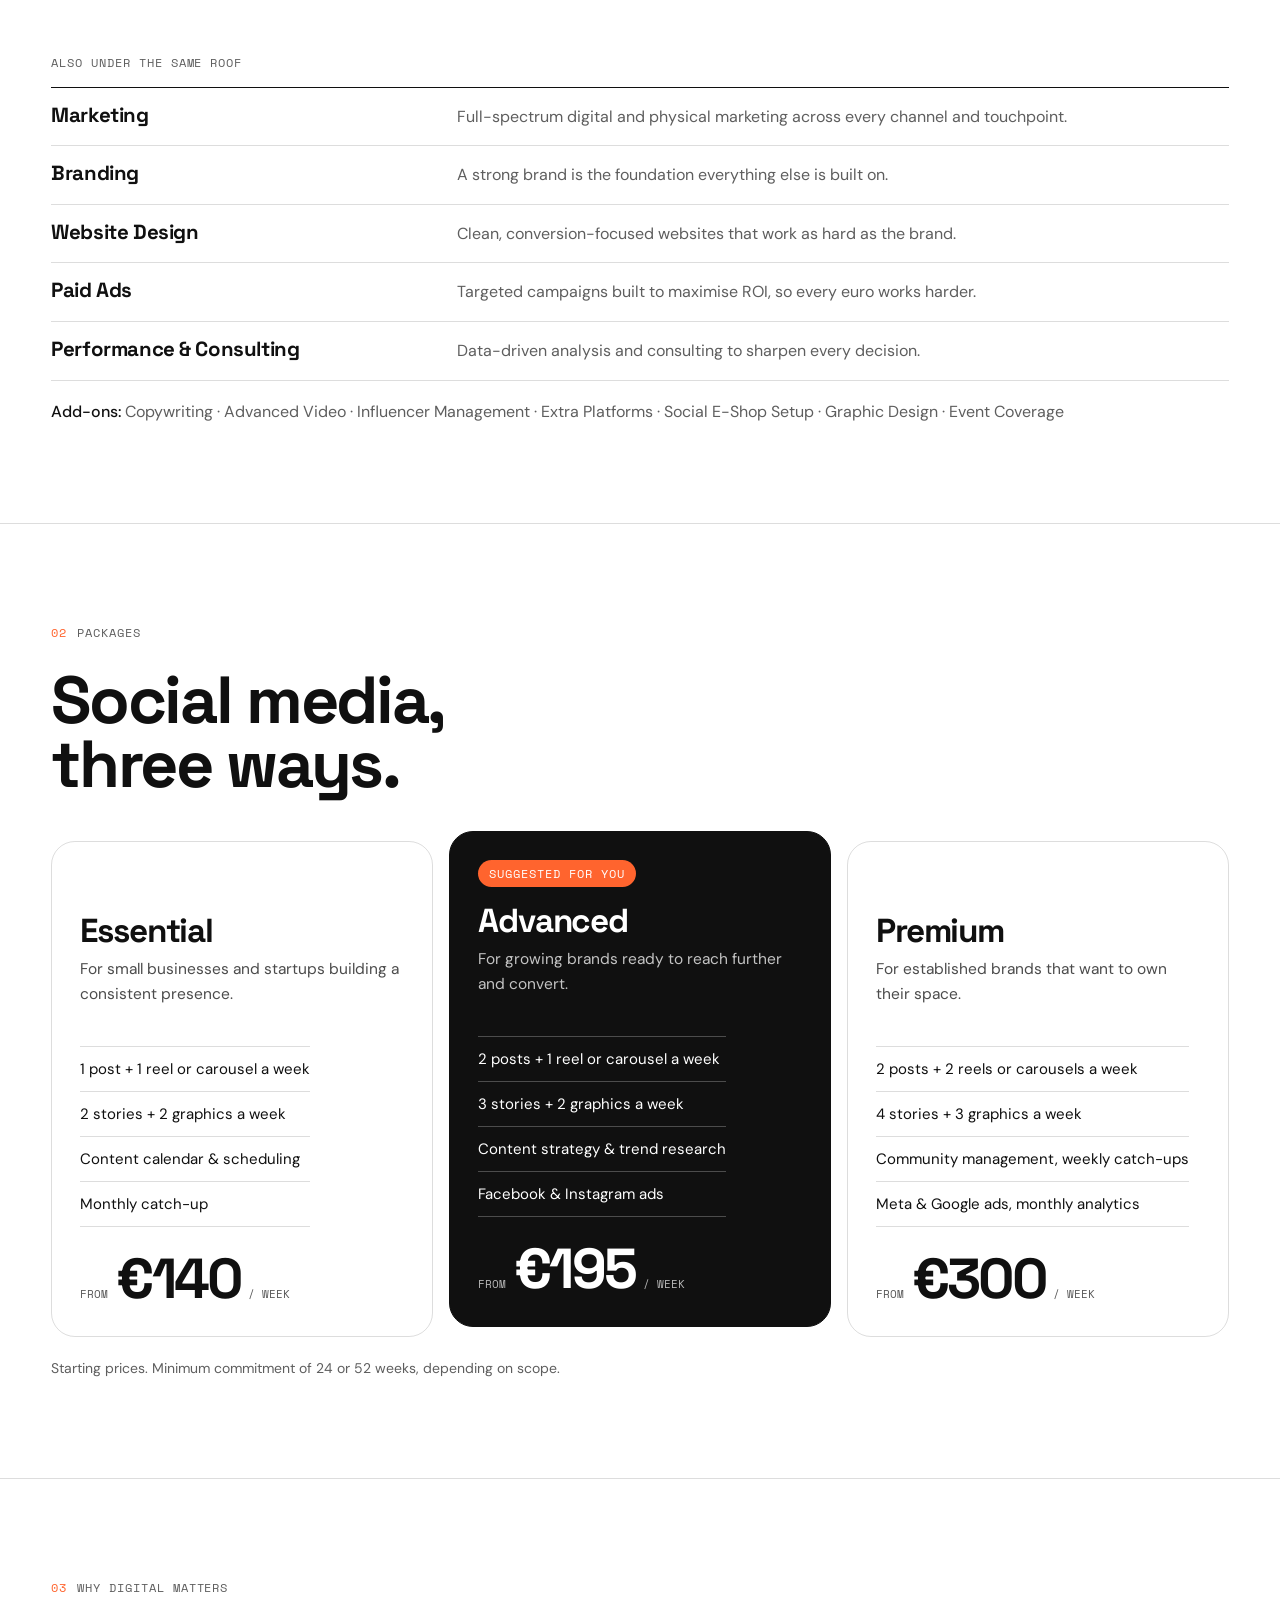
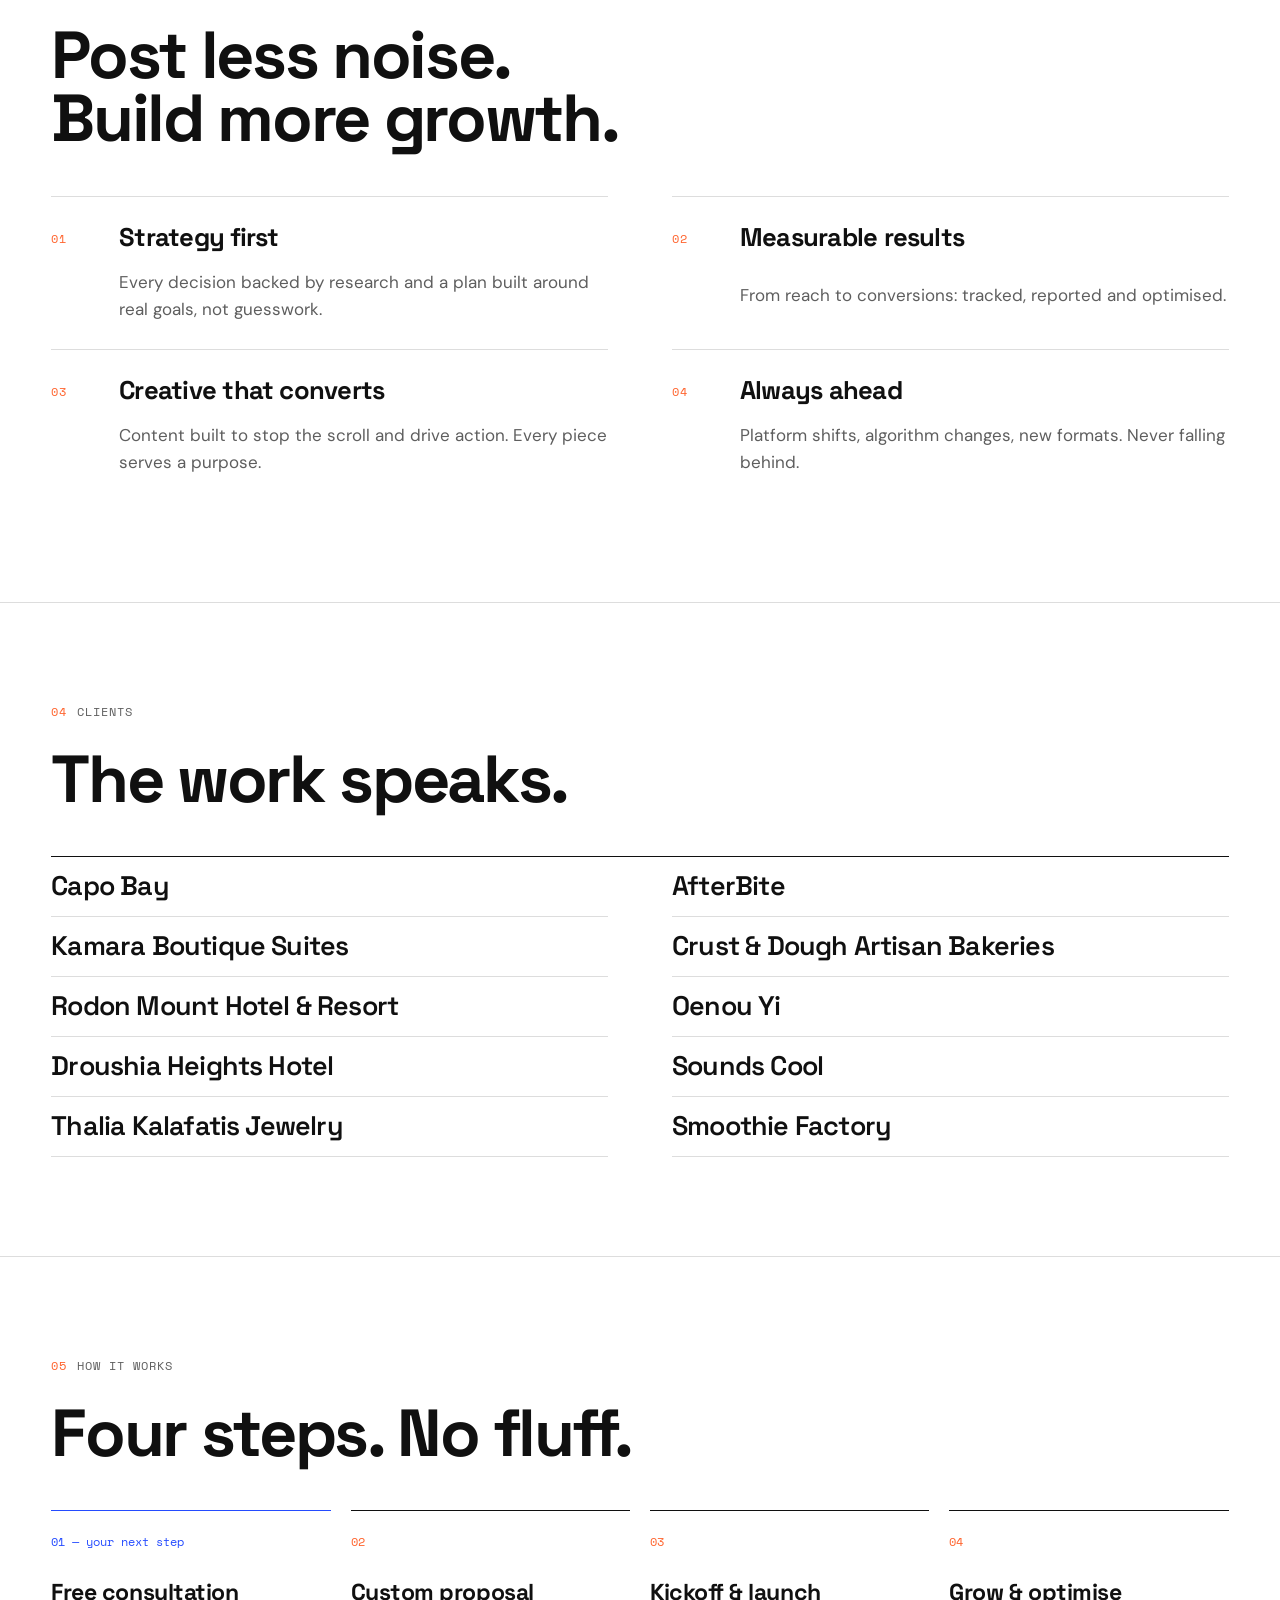
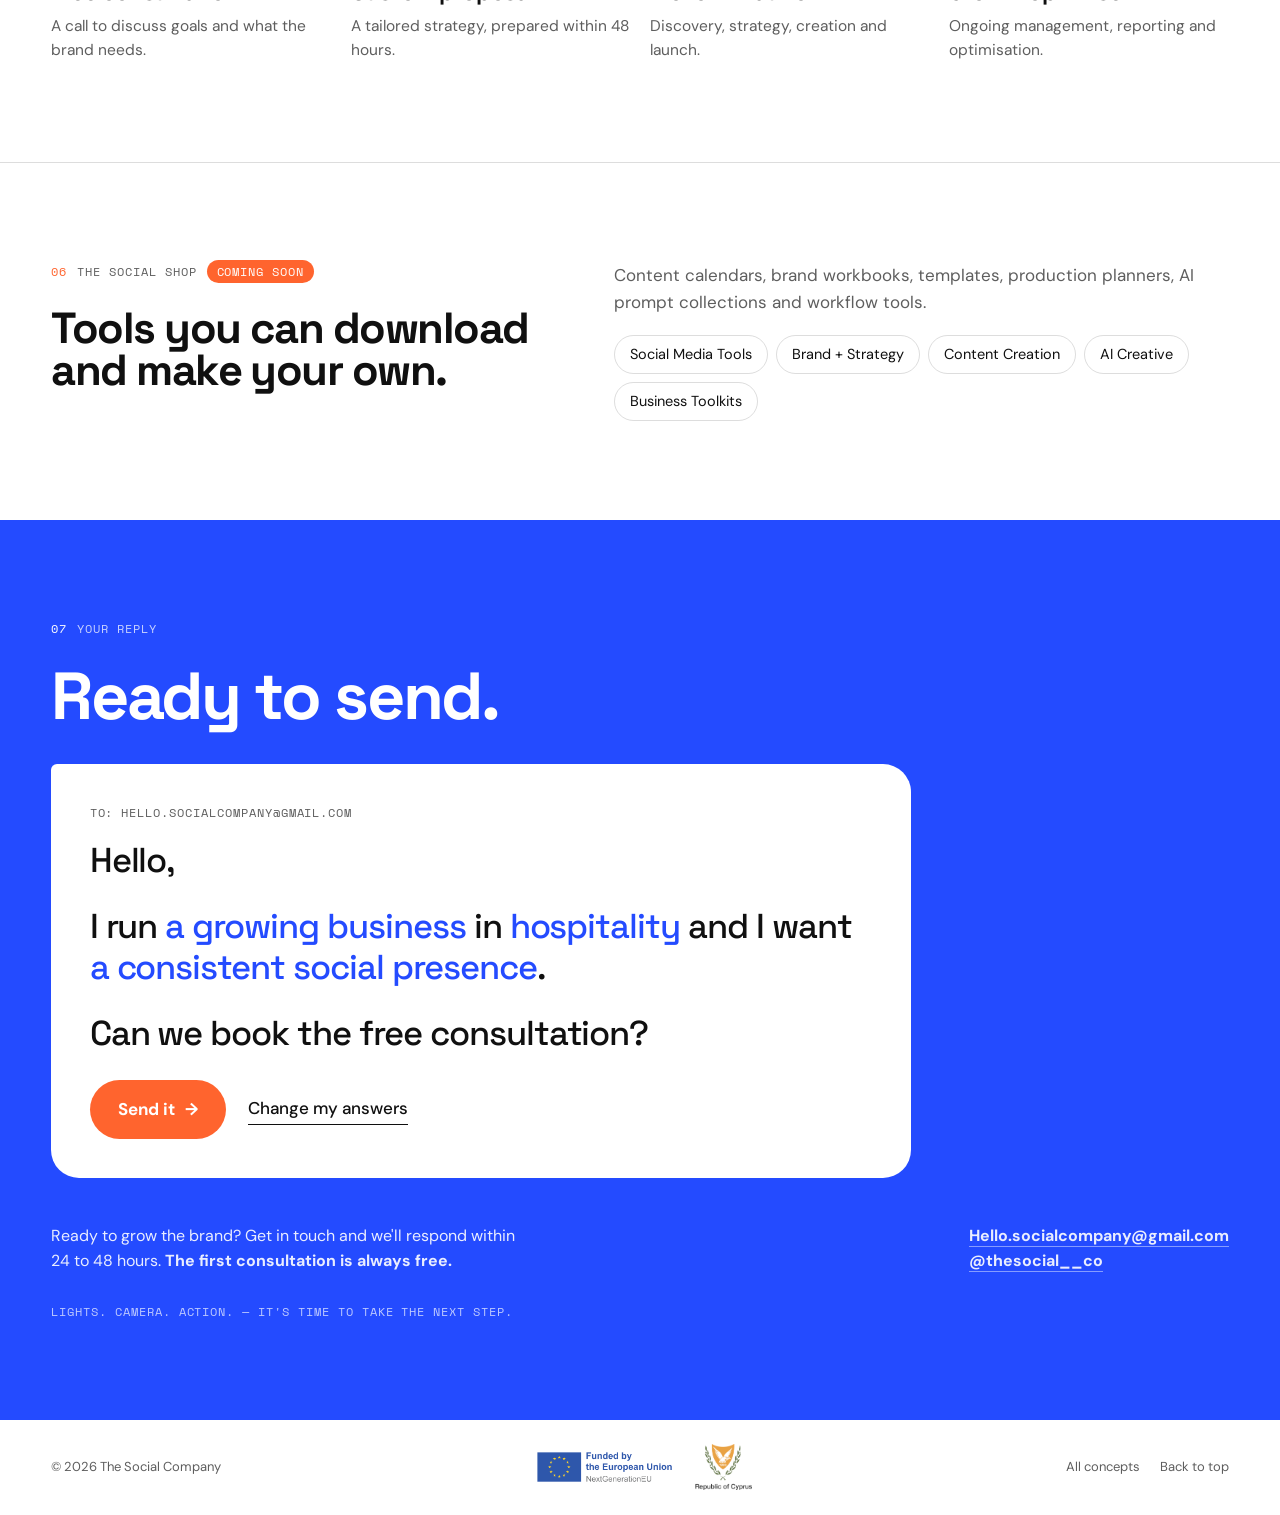
<file: concept-5-reply/index.html>
<!doctype html>
<html data-concept="c5" data-default-theme="light">
<head>
<meta charset="utf-8">
<meta name="viewport" content="width=device-width, initial-scale=1">
<title>The Social Company — Concept 5: The Reply</title>
<link rel="stylesheet" href="../shared/base.css">
<script src="../shared/content.js"></script>
<script src="../shared/core.js"></script>
<style>
/* Idea: the agency says "Hello." and the visitor answers in one sentence.
   That answer picks the services, the package and the email they send. */
:root[data-theme="light"] { --accent: #244BFF; }
:root[data-theme="dark"]  { --accent: #8FA4FF; --bg: #0C0C0D; }
body { transition: background-color .4s, color .4s; }
.wrap { max-width: 1320px; margin-inline: auto; padding-inline: var(--gut); }
section { padding-block: clamp(72px, 11vh, 140px); border-top: 1px solid var(--line); }
.label { color: var(--muted); display: block; margin-bottom: clamp(18px, 3vh, 32px); }
.label b { color: var(--orange); font-weight: 400; margin-right: 10px; }
.h { font-size: clamp(36px, 5.2vw, 84px); max-width: 14ch; }

/* Nav */
.nav { position: sticky; top: 0; z-index: 40; background: color-mix(in srgb, var(--bg) 88%, transparent); backdrop-filter: blur(14px); -webkit-backdrop-filter: blur(14px); border-bottom: 1px solid var(--line); }
.nav .wrap { display: flex; justify-content: space-between; align-items: center; gap: 20px; padding-block: 14px; }
.logo { font-family: var(--f-head); font-weight: 700; font-size: 18px; letter-spacing: -.03em; white-space: nowrap; }
.logo i { color: var(--orange); font-style: normal; }
.nav-links { display: flex; gap: 26px; font-size: 15px; color: var(--muted); }
.nav-links a:hover { color: var(--fg); }
@media (max-width: 900px) { .nav-links { display: none; } }

/* Hero: the exchange */
.hero { border-top: 0; padding-block: clamp(48px, 8vh, 100px) clamp(64px, 10vh, 120px); }
.turn { display: grid; grid-template-columns: 150px 1fr; gap: 20px; align-items: start; }
.turn + .turn { margin-top: clamp(36px, 6vh, 64px); }
.who { color: var(--muted); padding-top: .9em; }
.who::before { content: ""; display: inline-block; width: 8px; height: 8px; border-radius: 50%; background: var(--orange); margin-right: 10px; }
.turn.you .who::before { background: var(--accent); }
.hello { font-size: clamp(96px, 19vw, 300px); letter-spacing: -.065em; line-height: .82; margin-left: -.04em; }
.hello span { display: inline-block; opacity: 0; animation: say .5s var(--ease) forwards; animation-delay: calc(var(--n) * 90ms + .15s); }
.hello span:last-child { color: var(--orange); }
@keyframes say { from { opacity: 0; transform: translateY(.18em); } to { opacity: 1; transform: none; } }
.intro { max-width: 46ch; margin-top: 22px; color: var(--muted); font-size: clamp(17px, 1.3vw, 20px); }
.sentence { font-family: var(--f-head); font-weight: 500; font-size: clamp(27px, 4.1vw, 64px); letter-spacing: -.035em; line-height: 1.22; max-width: 20ch; }
.tok { position: relative; display: inline; }
/* the trigger is an inline span (not a button) so a long choice can wrap across lines like ordinary text */
.tok > .trg { color: var(--accent); cursor: pointer; text-decoration: underline dashed .06em; text-underline-offset: .14em; transition: color .2s; }
.tok .nb { white-space: nowrap; }
.tok .stop { color: var(--fg); display: inline-block; text-decoration: none; margin-left: .04em; }
.tok .car { font-style: normal; font-size: .45em; margin-left: .25em; vertical-align: .35em; display: inline-block; text-decoration: none; }
.tok > .trg:hover, .tok.open > .trg { color: var(--orange); }
.tok .val { display: inline-block; }
.tok .val.swap { animation: swap .45s var(--ease); }
@keyframes swap { from { opacity: 0; transform: translateY(.3em); } to { opacity: 1; transform: none; } }
.menu { position: absolute; left: 0; top: calc(100% + 10px); z-index: 30; min-width: 280px; background: var(--bg); border: 1.5px solid var(--fg); border-radius: 16px; padding: 6px; display: none; box-shadow: 0 18px 50px rgba(0, 0, 0, .18); }
.tok.open .menu { display: block; }
.menu button { display: block; width: 100%; text-align: left; font-family: var(--f-body); font-size: 16px; font-weight: 500; letter-spacing: 0; line-height: 1.3; padding: 11px 14px; border-radius: 10px; color: var(--fg); }
.menu button:hover, .menu button:focus-visible { background: var(--card); }
.menu button[aria-selected="true"] { background: var(--blue); color: #fff; }
.answer { margin-top: clamp(28px, 5vh, 48px); background: var(--blue); color: #fff; border-radius: 6px 28px 28px 28px; padding: clamp(20px, 2.4vw, 34px); max-width: 760px; display: flex; justify-content: space-between; align-items: flex-end; gap: 24px; flex-wrap: wrap; }
.answer p { font-family: var(--f-head); font-weight: 500; font-size: clamp(19px, 1.9vw, 28px); letter-spacing: -.02em; line-height: 1.25; max-width: 26ch; }
.answer p b { font-weight: 700; }
.answer.swap p { animation: swap .5s var(--ease); }
.go { display: inline-flex; gap: 10px; align-items: center; background: #fff; color: var(--blue); border-radius: 99px; padding: 12px 22px; font-weight: 700; white-space: nowrap; transition: background .2s, color .2s, gap .3s var(--ease); }
.go:hover { background: var(--orange); color: #fff; gap: 16px; }
@media (max-width: 760px) { .turn { grid-template-columns: 1fr; gap: 6px; } .who { padding-top: 0; } .menu { min-width: 240px; } }

/* Plan */
.plan-head { display: flex; justify-content: space-between; align-items: flex-end; gap: 24px; flex-wrap: wrap; }
.plan-head p { color: var(--muted); max-width: 36ch; }
.picks { display: grid; grid-template-columns: repeat(3, 1fr); gap: 16px; margin-top: clamp(32px, 5vh, 56px); }
.pick { border-radius: 24px; padding: clamp(22px, 2.2vw, 34px); background: var(--card); min-height: 300px; display: flex; flex-direction: column; justify-content: space-between; gap: 28px; }
.pick:first-child { background: var(--blue); color: #fff; }
.pick .n { font-family: var(--f-head); font-weight: 700; font-size: clamp(56px, 6vw, 96px); letter-spacing: -.06em; line-height: .8; color: var(--orange); }
.pick:first-child .n { color: #fff; }
.pick h3 { font-size: clamp(26px, 2.5vw, 40px); letter-spacing: -.035em; line-height: 1.02; }
.pick p { margin-top: 10px; font-size: 16px; opacity: .82; }
.pick .mono { display: block; margin-top: 14px; font-size: 11px; opacity: .8; }
.picks.swap .pick { animation: swap .5s var(--ease) backwards; animation-delay: calc(var(--i) * 70ms); }
.rest { margin-top: clamp(40px, 7vh, 72px); }
.rest ul { border-top: 1.5px solid var(--fg); margin-top: 14px; }
.rest li { display: grid; grid-template-columns: minmax(180px, 1fr) 2fr; gap: 20px; padding: 16px 0; border-bottom: 1px solid var(--line); align-items: baseline; }
.rest h3 { font-size: clamp(19px, 1.6vw, 24px); letter-spacing: -.02em; line-height: 1.15; }
.rest p { color: var(--muted); font-size: 16px; }
.addons { margin-top: 18px; color: var(--muted); font-size: 15px; }
.addons b { color: var(--fg); font-weight: 500; }
@media (max-width: 900px) { .picks { grid-template-columns: 1fr; } .pick { min-height: 0; } .rest li { grid-template-columns: 1fr; gap: 4px; } }

/* Why */
.why { display: grid; grid-template-columns: 1fr 1fr; gap: 0 clamp(28px, 5vw, 80px); margin-top: clamp(32px, 5vh, 56px); }
.why div { padding: 26px 0; border-top: 1px solid var(--line); display: grid; grid-template-columns: 56px 1fr; gap: 12px; }
.why .mono { color: var(--orange); padding-top: 6px; }
.why h3 { font-size: clamp(22px, 2vw, 30px); letter-spacing: -.03em; line-height: 1.1; }
.why p { color: var(--muted); margin-top: 6px; grid-column: 2; }
@media (max-width: 800px) { .why { grid-template-columns: 1fr; } }

/* Packages */
.pks { display: grid; grid-template-columns: repeat(3, 1fr); gap: 16px; margin-top: clamp(32px, 5vh, 56px); align-items: stretch; }
.pk { border: 1.5px solid var(--line); border-radius: 24px; padding: clamp(22px, 2.2vw, 34px); display: flex; flex-direction: column; transition: border-color .4s, background .4s, color .4s, translate .5s var(--ease); cursor: pointer; text-align: left; }
.pk:hover { border-color: var(--fg); }
.pk.on { background: var(--fg); color: var(--bg); border-color: var(--fg); translate: 0 -10px; }
.pk .tag { align-self: flex-start; background: var(--orange); color: #fff; border-radius: 99px; padding: 4px 11px; visibility: hidden; margin-bottom: 18px; }
.pk.on .tag { visibility: visible; }
.pk h3 { font-size: clamp(28px, 2.6vw, 42px); }
.pk .who2 { margin-top: 10px; font-size: 15.5px; opacity: .75; min-height: 4.6em; }
.pk ul { margin-top: 18px; border-top: 1px solid var(--line); font-size: 15px; }
.pk.on ul, .pk.on li { border-color: color-mix(in srgb, var(--bg) 25%, transparent); }
.pk li { padding: 10px 0; border-bottom: 1px solid var(--line); }
.pk .price { margin-top: auto; padding-top: 24px; display: flex; align-items: baseline; gap: 8px; }
.pk .price b { font-family: var(--f-head); font-size: clamp(44px, 4.4vw, 68px); letter-spacing: -.05em; line-height: 1; }
.pk .price span { font-family: var(--f-mono); font-size: 11px; text-transform: uppercase; opacity: .7; }
.note { color: var(--muted); font-size: 14px; margin-top: 20px; }
@media (max-width: 900px) { .pks { grid-template-columns: 1fr; } .pk.on { translate: 0 0; } .pk .who2 { min-height: 0; } .pk .tag { display: none; } .pk.on .tag { display: inline-block; } }

/* Clients + process */
.cl { columns: 2; column-gap: clamp(28px, 5vw, 80px); margin-top: clamp(32px, 5vh, 56px); border-top: 1.5px solid var(--fg); }
.cl li { break-inside: avoid; padding: 14px 0; border-bottom: 1px solid var(--line); font-family: var(--f-head); font-weight: 600; font-size: clamp(20px, 2.1vw, 32px); letter-spacing: -.03em; line-height: 1.15; }
@media (max-width: 700px) { .cl { columns: 1; } }
.steps { display: grid; grid-template-columns: repeat(4, 1fr); gap: 20px; margin-top: clamp(32px, 5vh, 56px); counter-reset: s; }
.step { border-top: 1.5px solid var(--fg); padding-top: 16px; counter-increment: s; }
.step::before { content: "0" counter(s); font-family: var(--f-mono); font-size: 12px; color: var(--orange); }
.step h3 { font-size: clamp(20px, 1.8vw, 26px); letter-spacing: -.02em; line-height: 1.1; margin: 26px 0 8px; }
.step p { color: var(--muted); font-size: 15.5px; }
.step.now { border-top-color: var(--accent); }
.step.now::before { content: "01 — " attr(data-now); color: var(--accent); }
@media (max-width: 900px) { .steps { grid-template-columns: 1fr 1fr; } }

/* Shop strip */
.shop { display: grid; grid-template-columns: 1fr 1.2fr; gap: clamp(24px, 4vw, 64px); align-items: start; }
.shop h2 { font-size: clamp(28px, 3.4vw, 52px); }
.shop .badge { background: var(--orange); color: #fff; border-radius: 99px; padding: 3px 10px; margin-left: 10px; }
.shop p { color: var(--muted); }
.shop ul { display: flex; flex-wrap: wrap; gap: 8px; margin-top: 18px; }
.shop li { border: 1.5px solid var(--line); border-radius: 99px; padding: 7px 15px; font-size: 14.5px; }
@media (max-width: 800px) { .shop { grid-template-columns: 1fr; } }

/* Contact: the reply, ready to send */
.contact { background: var(--blue); color: #fff; border-top: 0; }
.contact .label { color: rgba(255, 255, 255, .75); }
.contact .label b { color: #fff; }
.letter { background: #fff; color: #101010; border-radius: 6px 28px 28px 28px; padding: clamp(22px, 3vw, 44px); max-width: 860px; margin-top: clamp(28px, 4vh, 44px); }
.letter .mono { color: #5E5E5E; display: block; margin-bottom: 18px; }
.letter p { font-family: var(--f-head); font-weight: 500; font-size: clamp(22px, 2.7vw, 40px); letter-spacing: -.03em; line-height: 1.2; }
.letter p + p { margin-top: .7em; }
.letter p em { font-style: normal; color: var(--blue); }
.acts { display: flex; gap: 12px 22px; align-items: center; flex-wrap: wrap; margin-top: 26px; }
.send { display: inline-flex; gap: 10px; align-items: center; background: var(--orange); color: #fff; border-radius: 99px; padding: 16px 28px; font-weight: 700; font-size: 17px; transition: background .2s, gap .3s var(--ease); }
.send:hover { background: #101010; gap: 18px; }
.edit { font-weight: 500; border-bottom: 1.5px solid currentColor; padding-bottom: 2px; color: #101010; }
.contact-foot { display: flex; justify-content: space-between; gap: 20px 40px; flex-wrap: wrap; margin-top: clamp(32px, 5vh, 56px); font-size: 16px; }
.contact-foot p { max-width: 44ch; opacity: .9; }
.contact-foot a { font-weight: 700; border-bottom: 1.5px solid rgba(255, 255, 255, .5); }
.contact-foot a:hover { border-color: #fff; }
.closing { margin-top: 28px; opacity: .7; }

/* Brief bar: your answer follows you down the page */
.bar { position: fixed; left: 50%; bottom: 16px; translate: -50% 140%; z-index: 50; display: flex; align-items: center; gap: 14px; background: var(--fg); color: var(--bg); border-radius: 99px; padding: 8px 8px 8px 20px; max-width: calc(100% - 24px); box-shadow: 0 12px 40px rgba(0, 0, 0, .25); transition: translate .5s var(--ease); }
.bar.show { translate: -50% 0; }
.bar span { font-size: 14px; white-space: nowrap; overflow: hidden; text-overflow: ellipsis; }
.bar a { background: var(--orange); color: #fff; border-radius: 99px; padding: 9px 16px; font-size: 14px; font-weight: 700; white-space: nowrap; }
.bar button { font-size: 14px; opacity: .7; white-space: nowrap; }
.bar button:hover { opacity: 1; }

footer .wrap { display: flex; justify-content: space-between; align-items: center; gap: 24px; flex-wrap: wrap; padding-block: 24px; font-size: 13px; color: var(--muted); }
footer nav { display: flex; gap: 20px; }
footer a:hover { color: var(--fg); }
</style>
</head>
<body>

<header class="nav"><div class="wrap">
  <a class="logo" href="#top">The Social Company<i>.</i></a>
  <nav class="nav-links">
    <a href="#plan" data-i18n="nav.services"></a>
    <a href="#packages" data-i18n="nav.packages"></a>
    <a href="#clients" data-i18n="nav.clients"></a>
    <a href="#shop" data-i18n="nav.shop"></a>
    <a href="#contact" data-i18n="nav.contact"></a>
  </nav>
  <div data-controls></div>
</div></header>

<main id="top">
  <section class="hero wrap">
    <div class="turn">
      <span class="who mono">The Social Co.</span>
      <div>
        <h1 class="hello" id="hello"></h1>
        <p class="intro" id="intro"></p>
      </div>
    </div>
    <div class="turn you">
      <span class="who mono" id="youLabel"></span>
      <div>
        <p class="sentence" id="sentence"></p>
        <div class="answer" id="answer" aria-live="polite">
          <p id="answerText"></p>
          <a class="go" href="#plan"><span id="seePlan"></span> <span>↓</span></a>
        </div>
      </div>
    </div>
  </section>

  <section class="wrap" id="plan">
    <span class="label mono"><b>01</b><span id="planLabel"></span></span>
    <div class="plan-head">
      <h2 class="h" id="planTitle" data-reveal></h2>
      <p id="planFor"></p>
    </div>
    <div class="picks" id="picks"></div>
    <div class="rest">
      <span class="label mono" id="alsoLabel" style="margin-bottom:0"></span>
      <ul id="rest"></ul>
      <p class="addons" id="addons"></p>
    </div>
  </section>

  <section class="wrap" id="packages">
    <span class="label mono"><b>02</b><span data-i18n="packages.label"></span></span>
    <h2 class="h" data-i18n="packages.title" data-reveal></h2>
    <div class="pks" id="pks"></div>
    <p class="note" data-i18n="packages.note"></p>
  </section>

  <section class="wrap">
    <span class="label mono"><b>03</b><span data-i18n="why.label"></span></span>
    <h2 class="h" data-i18n="why.title" data-reveal></h2>
    <div class="why" id="why"></div>
  </section>

  <section class="wrap" id="clients">
    <span class="label mono"><b>04</b><span data-i18n="clients.label"></span></span>
    <h2 class="h" data-i18n="clients.title" data-reveal></h2>
    <ul class="cl" id="cl"></ul>
  </section>

  <section class="wrap">
    <span class="label mono"><b>05</b><span data-i18n="process.label"></span></span>
    <h2 class="h" data-i18n="process.title" data-reveal></h2>
    <div class="steps" id="steps"></div>
  </section>

  <section class="wrap" id="shop">
    <div class="shop">
      <div>
        <span class="label mono"><b>06</b><span data-i18n="shop.label"></span><span class="badge" data-i18n="shop.badge"></span></span>
        <h2 data-i18n="shop.title"></h2>
      </div>
      <div>
        <p data-i18n="shop.body"></p>
        <ul id="shopCats"></ul>
      </div>
    </div>
  </section>

  <section class="contact" id="contact"><div class="wrap">
    <span class="label mono"><b>07</b><span id="replyLabel"></span></span>
    <h2 class="h" id="replyTitle" data-reveal></h2>
    <div class="letter">
      <span class="mono" id="letterTo"></span>
      <p id="letterHi"></p>
      <p id="letterBody"></p>
      <p id="letterAsk"></p>
      <div class="acts">
        <a class="send" id="send"><span id="sendText"></span> <span>→</span></a>
        <a class="edit" href="#top" id="editLink"></a>
      </div>
    </div>
    <div class="contact-foot">
      <p><span data-i18n="contact.body"></span> <b data-i18n="contact.free"></b></p>
      <p><a data-email></a><br><a data-ig></a></p>
    </div>
    <div class="closing mono" id="closing"></div>
  </div></section>
</main>

<footer><div class="wrap">
  <span data-i18n="footer.rights"></span>
  <span data-banners></span>
  <nav><a href="../index.html" data-i18n="ui.back"></a><a href="#top" data-i18n="footer.top"></a></nav>
</div></footer>

<div class="bar" id="bar"><span id="barText"></span><button type="button" id="barEdit"></button><a id="barSend"></a></div>

<script>
TSC.apply();
const $ = (s) => document.querySelector(s), $$ = (s) => [...document.querySelectorAll(s)];
const el = TSC.lang === 'el';

/* Copy that only this concept needs */
const L = el ? {
  you: 'Εσύ', intro: 'Ολοκληρωμένη εταιρεία μάρκετινγκ και δημιουργικού, με 7+ χρόνια εμπειρίας. Πες μας πού βρίσκεσαι και μπαίνουμε κατευθείαν στο θέμα.',
  pre: 'Έχω', mid: 'στον κλάδο', post: 'και θέλω',
  stages: ['μια νέα επιχείρηση', 'μια επιχείρηση που μεγαλώνει', 'μια καθιερωμένη επωνυμία'],
  goals: ['να με βρίσκουν στο διαδίκτυο', 'μια ταυτότητα που μένει στη μνήμη', 'σταθερή παρουσία στα κοινωνικά δίκτυα', 'περισσότερες πωλήσεις από διαφημίσεις'],
  industry: (s) => s,
  answer: (a, b, c, pk, pr) => `Ωραία. Ξεκινάμε με <b>${a}</b>, <b>${b}</b> και <b>${c}</b>, στο πακέτο <b>${pk}</b> από €${pr} την εβδομάδα.`,
  seePlan: 'Δες το πλάνο σου', planLabel: 'Το πλάνο σου', planTitle: 'Από πού θα ξεκινούσαμε.', planFor: (s) => `Με βάση την απάντησή σου: ${s}`,
  also: 'Κάτω από την ίδια στέγη', suggested: 'Προτείνεται για σένα',
  replyLabel: 'Η απάντησή σου', replyTitle: 'Έτοιμη για αποστολή.', to: 'Προς', hi: 'Γεια σας,', ask: 'Μπορούμε να κλείσουμε τη δωρεάν συνάντηση;',
  send: 'Στείλε το', edit: 'Άλλαξε τις απαντήσεις', subject: 'Γεια — νέο αίτημα', now: 'το επόμενο βήμα σου', barEdit: 'Αλλαγή'
} : {
  you: 'You', intro: 'A full-service marketing and creative agency, 7+ years in. Tell us where you are and we will cut to the chase.',
  pre: 'I run', mid: 'in', post: 'and I want',
  stages: ['a brand-new business', 'a growing business', 'an established brand'],
  goals: ['to be found online', 'a brand people remember', 'a consistent social presence', 'more sales from ads'],
  industry: (s) => s.toLowerCase(),
  answer: (a, b, c, pk, pr) => `Good. We'd start with <b>${a}</b>, <b>${b}</b> and <b>${c}</b>, on the <b>${pk}</b> package from €${pr} a week.`,
  seePlan: 'See your plan', planLabel: 'Your plan', planTitle: "Where we'd start.", planFor: (s) => `Based on your answer: ${s}`,
  also: 'Also under the same roof', suggested: 'Suggested for you',
  replyLabel: 'Your reply', replyTitle: 'Ready to send.', to: 'To', hi: 'Hello,', ask: 'Can we book the free consultation?',
  send: 'Send it', edit: 'Change my answers', subject: 'Hello — new enquiry', now: 'your next step', barEdit: 'Edit'
};
/* Which three services answer each goal (indexes into services.items) */
const GOAL_SERVICES = [[3, 5, 0], [2, 4, 3], [1, 4, 3], [6, 7, 0]];
const state = { stage: 1, industry: 0, goal: 2 };

/* Static content */
$('#hello').innerHTML = [...T.hero.title].map((c, i) => `<span style="--n:${i}">${c}</span>`).join('');
$('#hello').setAttribute('aria-label', T.hero.title);
$('#intro').textContent = L.intro; $('#youLabel').textContent = L.you; $('#seePlan').textContent = L.seePlan;
$('#planLabel').textContent = L.planLabel; $('#planTitle').textContent = L.planTitle; $('#alsoLabel').textContent = L.also;
$('#replyLabel').textContent = L.replyLabel; $('#replyTitle').textContent = L.replyTitle;
$('#letterTo').textContent = `${L.to}: ${TSC_INFO.email}`; $('#letterHi').textContent = L.hi; $('#letterAsk').textContent = L.ask;
$('#sendText').textContent = L.send; $('#editLink').textContent = L.edit; $('#barEdit').textContent = L.barEdit; $('#barSend').textContent = L.send + ' →';
$('#addons').innerHTML = `<b>${T.services.addonsLabel}:</b> ${T.services.addons.join(' · ')}`;
$('#why').innerHTML = T.why.items.map((x, i) => `<div data-reveal><span class="mono">0${i + 1}</span><h3>${x.t}</h3><p>${x.d}</p></div>`).join('');
$('#cl').innerHTML = T.clients.items.map(n => `<li>${n}</li>`).join('');
$('#steps').innerHTML = T.process.items.map((x, i) => `<div class="step${i ? '' : ' now'}" data-now="${L.now}"><h3>${x.t}</h3><p>${x.d}</p></div>`).join('');
$('#shopCats').innerHTML = T.shop.cats.map(c => `<li>${c}</li>`).join('');
$('#closing').textContent = T.contact.closing.join(' ') + ' — ' + T.contact.next;
$('#pks').innerHTML = T.packages.items.map((x, i) => `<button type="button" class="pk" data-i="${i}" data-reveal style="--i:${i}"><span class="tag mono">${L.suggested}</span><h3>${x.name}</h3><p class="who2">${x.who}</p><ul>${x.feats.map(f => `<li>${f}</li>`).join('')}</ul><div class="price"><span>${T.packages.from}</span><b>€${x.price}</b><span>${T.packages.per}</span></div></button>`).join('');

/* The sentence: three choices, each a small menu */
const fields = [
  { key: 'stage', opts: L.stages },
  { key: 'industry', opts: T.industries.map(L.industry) },
  { key: 'goal', opts: L.goals }
];
const tok = (f) => `<span class="tok" data-key="${f.key}"><span class="trg" role="button" tabindex="0" aria-haspopup="listbox" aria-expanded="false"><span class="val"></span></span><span class="menu" role="listbox">${f.opts.map((o, i) => `<button type="button" role="option" data-i="${i}">${o}</button>`).join('')}</span></span>`;
$('#sentence').innerHTML = `${L.pre} ${tok(fields[0])} ${L.mid} ${tok(fields[1])} ${L.post} ${tok(fields[2])}`;

const plain = () => `${L.pre} ${L.stages[state.stage]} ${L.mid} ${fields[1].opts[state.industry]} ${L.post} ${L.goals[state.goal]}.`;
function render(changed) {
  fields.forEach((f) => {
    const t = $(`.tok[data-key="${f.key}"]`), v = t.querySelector('.val');
    const words = f.opts[state[f.key]].split(' '), last = words.pop();
    v.innerHTML = `${words.join(' ')}${words.length ? ' ' : ''}<span class="nb">${last}<i class="car">▾</i>${f.key === 'goal' ? '<span class="stop">.</span>' : ''}</span>`;
    if (changed === f.key) { v.classList.remove('swap'); void v.offsetWidth; v.classList.add('swap'); }
    t.querySelectorAll('[role="option"]').forEach((o, i) => o.setAttribute('aria-selected', i === state[f.key]));
  });
  const S = T.services.items, ids = GOAL_SERVICES[state.goal], pk = T.packages.items[state.stage];
  $('#answerText').innerHTML = L.answer(S[ids[0]].t, S[ids[1]].t, S[ids[2]].t, pk.name, pk.price);
  $('#planFor').textContent = L.planFor(plain());
  $('#picks').innerHTML = ids.map((id, i) => `<article class="pick" style="--i:${i}"><span class="n">${i + 1}</span><div><h3>${S[id].t}</h3><p>${S[id].d}</p><span class="mono">${S[id].tags}</span></div></article>`).join('');
  $('#rest').innerHTML = S.map((x, i) => ids.includes(i) ? '' : `<li><h3>${x.t}</h3><p>${x.d}</p></li>`).join('');
  $$('.pk').forEach((p, i) => p.classList.toggle('on', i === state.stage));
  $('#letterBody').innerHTML = `${L.pre} <em>${L.stages[state.stage]}</em> ${L.mid} <em>${fields[1].opts[state.industry]}</em> ${L.post} <em>${L.goals[state.goal]}</em>.`;
  const href = `mailto:${TSC_INFO.email}?subject=${encodeURIComponent(L.subject)}&body=${encodeURIComponent(`${L.hi}\n\n${plain()}\n\n${L.ask}\n`)}`;
  $('#send').href = href; $('#barSend').href = href;
  $('#barText').textContent = `${L.stages[state.stage]} · ${fields[1].opts[state.industry]} · ${pk.name}`;
  if (changed) ['#answer', '#picks'].forEach((s) => { const n = $(s); n.classList.remove('swap'); void n.offsetWidth; n.classList.add('swap'); });
}
const closeMenus = () => $$('.tok.open').forEach(t => { t.classList.remove('open'); t.firstElementChild.setAttribute('aria-expanded', 'false'); });
$('#sentence').addEventListener('click', (e) => {
  const opt = e.target.closest('[role="option"]'), t = e.target.closest('.tok');
  if (opt) { state[t.dataset.key] = +opt.dataset.i; closeMenus(); render(t.dataset.key); t.firstElementChild.focus(); return; }
  if (t) { const was = t.classList.contains('open'); closeMenus(); if (!was) { t.classList.add('open'); t.firstElementChild.setAttribute('aria-expanded', 'true'); } }
});
document.addEventListener('click', (e) => { if (!e.target.closest('.tok')) closeMenus(); });
document.addEventListener('keydown', (e) => {
  if (e.key === 'Escape') closeMenus();
  if ((e.key === 'Enter' || e.key === ' ') && e.target.classList.contains('trg')) { e.preventDefault(); e.target.click(); }
});
/* Picking a package card updates the stage in your sentence too, so the two never disagree */
$('#pks').addEventListener('click', (e) => { const p = e.target.closest('.pk'); if (p) { state.stage = +p.dataset.i; render('stage'); } });
$('#barEdit').addEventListener('click', () => scrollTo({ top: 0, behavior: TSC.reduced ? 'auto' : 'smooth' }));

render();
TSC.reveal();

/* The brief bar shows once the sentence has scrolled away, and steps aside at the contact section */
let heroSeen = true, contactSeen = false;
const bar = $('#bar'), upd = () => bar.classList.toggle('show', !heroSeen && !contactSeen);
new IntersectionObserver(([e]) => { heroSeen = e.isIntersecting; upd(); }).observe($('.hero'));
new IntersectionObserver(([e]) => { contactSeen = e.isIntersecting; upd(); }, { rootMargin: '0px 0px -20% 0px' }).observe($('#contact'));
</script>
</body>
</html>
</file>
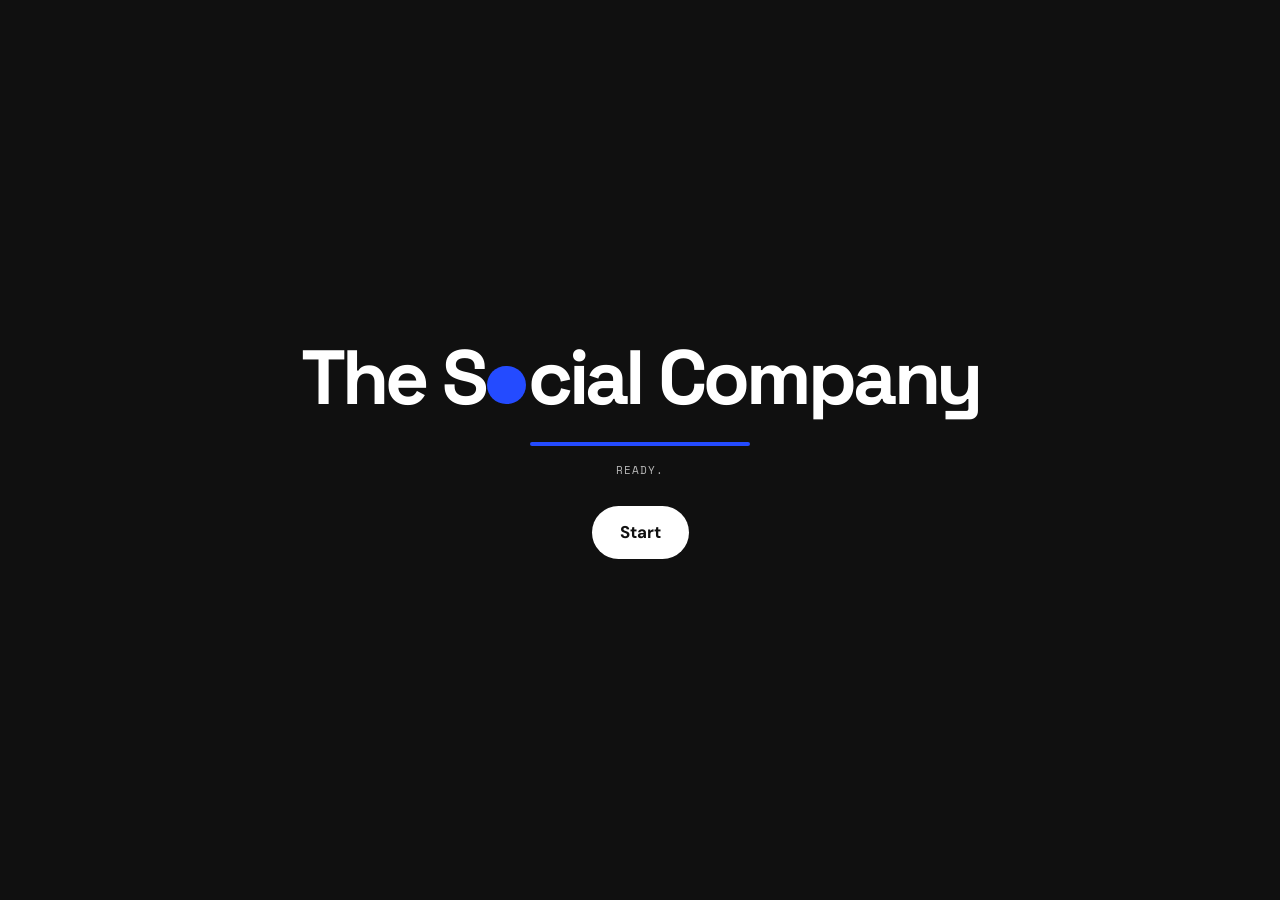
<file: concept-6-os/index.html>
<!doctype html>
<html data-concept="c6" data-default-theme="light">
<head>
<meta charset="utf-8">
<meta name="viewport" content="width=device-width, initial-scale=1">
<title>The Social Company — Concept 6: SocialOS</title>
<link rel="stylesheet" href="../shared/base.css">
<script src="../shared/content.js"></script>
<script src="../shared/core.js"></script>
<style>
/* SocialOS: the agency as a little computer. Every section is an app you can open, drag, resize and play with. */
:root[data-theme="light"] { --accent: #244BFF; --node: 36, 75, 255; --desk: #F2F2F0; }
:root[data-theme="dark"]  { --accent: #8FA4FF; --node: 120, 146, 255; --desk: #0C0C0D; --bg: #151517; }
html, body { height: 100%; overflow: hidden; }
body { background: var(--desk); user-select: none; -webkit-user-select: none; }
.mono { font-size: 11px; }
input, textarea, select { font: inherit; color: inherit; user-select: text; -webkit-user-select: text; }

/* Boot */
.boot { position: fixed; inset: 0; z-index: 999; background: #101010; color: #fff; display: grid; place-items: center; transition: opacity .6s, visibility .6s; }
.boot.off { opacity: 0; visibility: hidden; }
.boot-in { text-align: center; }
.boot-logo { font-family: var(--f-head); font-weight: 700; font-size: clamp(34px, 6vw, 84px); letter-spacing: -.05em; line-height: .95; }
.boot-logo i { display: inline-block; width: .5em; height: .5em; border-radius: 50%; background: var(--blue); margin: 0 .03em; animation: beat 1s ease-in-out infinite; }
@keyframes beat { 50% { scale: .75; background: var(--orange); } }
.boot-bar { width: 220px; height: 4px; background: rgba(255, 255, 255, .15); border-radius: 4px; margin: 28px auto 0; overflow: hidden; }
.boot-bar b { display: block; height: 100%; background: var(--blue); width: 0; animation: load 1.6s var(--ease) forwards; }
@keyframes load { to { width: 100%; } }
.boot button { margin-top: 26px; background: #fff; color: #101010; border-radius: 99px; padding: 13px 28px; font-weight: 700; opacity: 0; animation: fadeIn .5s 1.5s forwards; }
.boot button:hover { background: var(--orange); color: #fff; }
@keyframes fadeIn { to { opacity: 1; } }

/* Menubar */
.menubar { position: fixed; inset: 0 0 auto 0; height: 40px; z-index: 500; display: flex; align-items: center; justify-content: space-between; gap: 14px; padding: 0 14px; background: color-mix(in srgb, var(--bg) 80%, transparent); backdrop-filter: blur(14px); -webkit-backdrop-filter: blur(14px); border-bottom: 1px solid var(--line); font-size: 14px; }
.menubar .l, .menubar .r { display: flex; align-items: center; gap: 16px; min-width: 0; }
.mlogo { font-family: var(--f-head); font-weight: 700; letter-spacing: -.03em; white-space: nowrap; }
.mlogo i { display: inline-block; width: .5em; height: .5em; border-radius: 50%; background: var(--blue); margin: 0 1px; }
.menubar .l button:not(.mlogo) { color: var(--muted); white-space: nowrap; }
.menubar .l button:hover { color: var(--fg); }
.clock { font-family: var(--f-mono); font-size: 12px; white-space: nowrap; }
.fund { position: relative; }
.fund > button { font-family: var(--f-mono); font-size: 11px; border: 1px solid var(--line); border-radius: 6px; padding: 2px 7px; }
.fund-pop { position: absolute; right: 0; top: 30px; background: #fff; border: 1.5px solid #101010; border-radius: 12px; padding: 12px 14px; display: none; white-space: nowrap; }
:root[data-theme="dark"] .fund-pop { background: #101010; border-color: #fff; }
.fund.open .fund-pop { display: block; }
@media (max-width: 760px) { .menubar .l button:not(.mlogo), .clock { display: none; } }

/* Desktop */
#wall { position: fixed; inset: 0; width: 100%; height: 100%; }
body[data-wall="blobs"] { background: radial-gradient(60vw 60vw at 15% 20%, rgba(36, 75, 255, .5), transparent 60%), radial-gradient(50vw 50vw at 85% 80%, rgba(255, 100, 46, .45), transparent 60%), var(--desk); }
.desk { position: fixed; inset: 52px auto 96px 12px; display: flex; flex-direction: column; flex-wrap: wrap; align-content: flex-start; gap: 6px 10px; z-index: 1; }
.ic { width: 92px; padding: 8px 4px; border-radius: 12px; display: grid; justify-items: center; gap: 6px; text-align: center; font-size: 12.5px; font-weight: 500; line-height: 1.2; }
.ic:hover, .ic:focus-visible { background: color-mix(in srgb, var(--accent) 16%, transparent); }
.tile { width: 54px; height: 54px; border-radius: 15px; display: grid; place-items: center; font-family: var(--f-head); font-weight: 700; font-size: 24px; color: #fff; background: var(--blue); box-shadow: 0 4px 14px rgba(0, 0, 0, .14); transition: scale .3s var(--ease), rotate .3s var(--ease); }
.ic:hover .tile, .dock button:hover .tile { scale: 1.1; rotate: -4deg; }
.t-o { background: var(--orange); } .t-k { background: #101010; } .t-w { background: #fff; color: #101010; } .t-i { background: var(--ice); color: var(--blue); }
:root[data-theme="dark"] .t-k { background: #fff; color: #101010; }
.note { position: fixed; right: 18px; top: 60px; width: 210px; background: #FFE9A8; color: #101010; padding: 16px; font-size: 14px; line-height: 1.45; rotate: 2deg; box-shadow: 0 10px 30px rgba(0, 0, 0, .18); z-index: 2; cursor: grab; }
.note b { font-family: var(--f-head); font-size: 18px; display: block; margin-bottom: 6px; }
.note kbd { font-family: var(--f-mono); font-size: 11px; background: rgba(0, 0, 0, .1); border-radius: 4px; padding: 1px 5px; }
@media (max-width: 760px) { .desk { inset: 50px 8px 92px 8px; flex-direction: row; } .ic { width: calc(25% - 8px); } .note { display: none; } }

/* Dock */
.dock { position: fixed; left: 50%; bottom: 12px; translate: -50% 0; z-index: 500; display: flex; gap: 8px; padding: 8px 10px; border-radius: 22px; border: 1px solid var(--line); background: color-mix(in srgb, var(--bg) 75%, transparent); backdrop-filter: blur(16px); -webkit-backdrop-filter: blur(16px); max-width: calc(100% - 16px); overflow-x: auto; }
.dock button { position: relative; flex: none; }
.dock .tile { width: 46px; height: 46px; border-radius: 13px; font-size: 20px; }
.dock button.run::after { content: ""; position: absolute; left: 50%; bottom: -6px; width: 5px; height: 5px; border-radius: 50%; background: var(--fg); translate: -50% 0; }

/* Windows */
.win { position: fixed; z-index: 10; display: flex; flex-direction: column; min-width: 300px; min-height: 220px; max-width: 100vw; max-height: calc(100vh - 40px); background: var(--bg); color: var(--fg); border: 1.5px solid var(--fg); border-radius: 16px; overflow: hidden; resize: both; box-shadow: 0 24px 70px rgba(0, 0, 0, .25); animation: winIn .35s var(--ease); }
@keyframes winIn { from { opacity: 0; scale: .92; } }
.win.min { display: none; }
.win.max { left: 0 !important; top: 40px !important; width: 100vw !important; height: calc(100vh - 40px - 78px) !important; border-radius: 0; resize: none; }
.bar { flex: none; display: flex; align-items: center; gap: 12px; padding: 9px 12px; border-bottom: 1.5px solid var(--fg); cursor: grab; touch-action: none; background: var(--card); }
.win.top .bar { background: var(--blue); color: #fff; }
.bar b { font-family: var(--f-head); font-size: 15px; letter-spacing: -.01em; white-space: nowrap; overflow: hidden; text-overflow: ellipsis; }
.dots { display: flex; gap: 7px; }
.dots button { width: 13px; height: 13px; border-radius: 50%; border: 1.5px solid currentColor; }
.dots .x { background: var(--orange); border-color: var(--orange); }
.dots button:hover { background: currentColor; }
.body { flex: 1; overflow: auto; padding: 20px; user-select: text; -webkit-user-select: text; }
.body h2 { font-size: clamp(28px, 3vw, 44px); margin-bottom: 12px; }
.body h3 { font-size: 20px; letter-spacing: -.02em; line-height: 1.1; }
.body p { color: var(--muted); }
.lead { font-size: 18px; color: var(--fg) !important; max-width: 52ch; }
.btn { display: inline-flex; gap: 8px; align-items: center; background: var(--blue); color: #fff; border-radius: 99px; padding: 10px 18px; font-weight: 700; font-size: 15px; transition: background .2s; }
.btn:hover { background: var(--orange); }
.btn.ghost { background: none; color: var(--fg); box-shadow: inset 0 0 0 1.5px var(--fg); }
.btn.ghost:hover { background: var(--fg); color: var(--bg); }
.row { display: flex; gap: 10px; flex-wrap: wrap; align-items: center; }
.chips { display: flex; flex-wrap: wrap; gap: 6px; }
.chip { border: 1px solid var(--line); border-radius: 99px; padding: 4px 11px; font-size: 13px; }
hr { border: 0; border-top: 1px solid var(--line); margin: 18px 0; }
@media (max-width: 760px) { .win { left: 0 !important; top: 40px !important; width: 100vw !important; height: calc(100vh - 40px - 78px) !important; border-radius: 0; resize: none; border-width: 1.5px 0; } }

/* App: hello */
.hello-h { font-size: clamp(72px, 11vw, 150px) !important; letter-spacing: -.06em; line-height: .85; margin-bottom: 14px !important; }
.hello-h span { color: var(--orange); }
.why { display: grid; grid-template-columns: 1fr 1fr; gap: 14px 22px; }
.why .mono { color: var(--orange); }
.nums { display: grid; grid-template-columns: repeat(4, 1fr); gap: 10px; }
.nums div { background: var(--card); border-radius: 14px; padding: 14px; }
.nums b { font-family: var(--f-head); font-size: clamp(24px, 3vw, 40px); letter-spacing: -.04em; display: block; line-height: 1; }
.nums span { font-size: 12.5px; color: var(--muted); }
@media (max-width: 700px) { .why { grid-template-columns: 1fr; } .nums { grid-template-columns: 1fr 1fr; } }

/* App: services */
.split { display: grid; grid-template-columns: 1fr 1fr; gap: 18px; height: 100%; }
.files { display: grid; grid-template-columns: repeat(auto-fill, minmax(92px, 1fr)); gap: 6px; align-content: start; }
.files .ic { width: auto; }
.files .ic.on { background: var(--blue); color: #fff; }
.pane { background: var(--card); border-radius: 16px; padding: 20px; align-self: start; }
.pane .big { font-family: var(--f-head); font-size: 54px; letter-spacing: -.05em; line-height: .8; color: var(--orange); }
.pane h3 { font-size: 30px; margin: 14px 0 8px; }
.pane .mono { display: block; margin-top: 12px; color: var(--accent); }
@media (max-width: 700px) { .split { grid-template-columns: 1fr; height: auto; } }

/* App: packages */
.pkname { font-family: var(--f-head); font-weight: 700; font-size: clamp(40px, 6vw, 76px); letter-spacing: -.05em; line-height: 1; }
.price { display: flex; align-items: baseline; gap: 8px; margin: 12px 0; }
.price b { font-family: var(--f-head); font-size: 56px; letter-spacing: -.05em; color: var(--accent); line-height: 1; }
.range { -webkit-appearance: none; appearance: none; width: 100%; height: 44px; border-radius: 99px; background: linear-gradient(90deg, var(--blue) var(--fill, 50%), var(--line) var(--fill, 50%)); margin: 8px 0; cursor: grab; }
.range::-webkit-slider-thumb { -webkit-appearance: none; width: 44px; height: 44px; border-radius: 50%; background: var(--orange); border: 4px solid var(--bg); }
.range::-moz-range-thumb { width: 36px; height: 36px; border-radius: 50%; background: var(--orange); border: 4px solid var(--bg); }
.feats li { padding: 9px 0; border-bottom: 1px solid var(--line); font-size: 15px; }
.feats li::before { content: "+ "; color: var(--orange); font-family: var(--f-mono); }

/* App: clients + deck */
.clist button { display: flex; justify-content: space-between; gap: 12px; width: 100%; text-align: left; padding: 11px 10px; border-bottom: 1px solid var(--line); border-radius: 8px; font-family: var(--f-head); font-weight: 600; font-size: 17px; letter-spacing: -.02em; }
.clist button span { font-family: var(--f-mono); font-size: 11px; color: var(--muted); font-weight: 400; white-space: nowrap; }
.clist button:hover, .clist button.on { background: var(--blue); color: #fff; }
.clist button:hover span, .clist button.on span { color: #fff; }
.deck { display: flex; flex-direction: column; height: 100%; gap: 10px; }
.deck-stage { flex: 1; min-height: 0; display: grid; place-items: center; background: var(--card); border-radius: 12px; overflow: auto; }
.deck-stage canvas { max-width: 100%; max-height: 100%; }
.deck-ui { display: flex; justify-content: space-between; align-items: center; gap: 10px; }

/* App: shop */
.shelf { display: grid; grid-template-columns: repeat(auto-fill, minmax(150px, 1fr)); gap: 12px; }
.prod { aspect-ratio: 3 / 4; border-radius: 16px; padding: 14px; display: flex; flex-direction: column; justify-content: space-between; color: #fff; background: var(--blue); transition: rotate .3s var(--ease), scale .3s var(--ease); cursor: pointer; text-align: left; }
.prod:nth-child(5n + 2) { background: var(--ice); color: #101010; } .prod:nth-child(5n + 3) { background: var(--orange); } .prod:nth-child(5n + 4) { background: #101010; } .prod:nth-child(5n + 5) { background: var(--card); color: var(--fg); }
.prod:hover { rotate: -3deg; scale: 1.04; }
.prod h3 { font-size: 19px; }

/* App: mail */
.mail label { display: block; font-family: var(--f-mono); font-size: 11px; text-transform: uppercase; letter-spacing: .08em; color: var(--muted); margin: 12px 0 4px; }
.mail input, .mail select, .mail textarea { width: 100%; background: var(--card); border: 1.5px solid var(--line); border-radius: 10px; padding: 10px 12px; }
.mail textarea { min-height: 110px; resize: vertical; }
.mail input:focus, .mail select:focus, .mail textarea:focus { outline: 0; border-color: var(--accent); }
.nextsteps { display: grid; grid-template-columns: repeat(4, 1fr); gap: 10px; margin-top: 8px; }
.nextsteps div { border-top: 1.5px solid var(--fg); padding-top: 8px; font-size: 13px; color: var(--muted); }
.nextsteps b { display: block; color: var(--fg); font-family: var(--f-head); font-size: 15px; }
@media (max-width: 700px) { .nextsteps { grid-template-columns: 1fr 1fr; } }

/* App: post maker */
.maker { display: grid; grid-template-columns: minmax(0, 1fr) 200px; gap: 16px; height: 100%; }
.maker canvas { width: 100%; max-height: 100%; aspect-ratio: 1; border-radius: 12px; border: 1.5px solid var(--line); touch-action: none; cursor: grab; object-fit: contain; }
.sw { display: flex; gap: 6px; flex-wrap: wrap; }
.sw button { width: 28px; height: 28px; border-radius: 50%; border: 1.5px solid var(--line); }
.sw button.on { outline: 2px solid var(--orange); outline-offset: 2px; }
.stk { display: grid; grid-template-columns: repeat(4, 1fr); gap: 6px; }
.stk button { aspect-ratio: 1; border-radius: 10px; background: var(--card); font-size: 20px; font-family: var(--f-head); font-weight: 700; }
.stk button:hover { background: var(--blue); color: #fff; }
.maker h4 { font-family: var(--f-mono); font-size: 11px; text-transform: uppercase; letter-spacing: .08em; color: var(--muted); margin: 14px 0 6px; font-weight: 400; }
.maker input[type=text] { width: 100%; background: var(--card); border: 1.5px solid var(--line); border-radius: 10px; padding: 8px 10px; }
@media (max-width: 700px) { .maker { grid-template-columns: 1fr; height: auto; } }

/* App: game */
.game { display: grid; grid-template-columns: 240px 1fr; gap: 18px; height: 100%; }
.phone { position: relative; height: 100%; min-height: 330px; border: 3px solid var(--fg); border-radius: 30px; overflow: hidden; background: var(--card); }
.feed { position: absolute; inset: 0; }
.post { position: absolute; left: 10px; right: 10px; height: 96px; border-radius: 14px; background: var(--bg); border: 1px solid var(--line); padding: 10px 12px; font-size: 13px; color: var(--muted); display: flex; flex-direction: column; justify-content: space-between; will-change: transform; }
.post i { display: block; height: 8px; width: 60%; background: var(--line); border-radius: 4px; }
.post.star { background: var(--orange); color: #fff; border-color: var(--orange); font-family: var(--f-head); font-weight: 700; font-size: 17px; }
.zone { position: absolute; left: 4px; right: 4px; top: 50%; height: 112px; translate: 0 -50%; border: 2.5px dashed var(--accent); border-radius: 18px; pointer-events: none; }
.zone.hit { border-style: solid; border-color: var(--orange); background: rgba(255, 100, 46, .15); }
.zone.miss { border-color: #e11; animation: shake .3s; }
@keyframes shake { 25% { translate: -5px -50%; } 75% { translate: 5px -50%; } }
.score { font-family: var(--f-head); font-weight: 700; font-size: 72px; letter-spacing: -.05em; line-height: .9; }
.stop { width: 100%; padding: 20px; border-radius: 18px; background: var(--orange); color: #fff; font-family: var(--f-head); font-weight: 700; font-size: 26px; margin-top: 14px; transition: scale .1s; }
.stop:active { scale: .96; }
@media (max-width: 700px) { .game { grid-template-columns: 1fr; height: auto; } .phone { height: 340px; } }

/* App: terminal */
.term { background: #0B0B0C; color: #D7DEFF; font-family: var(--f-mono); font-size: 13.5px; line-height: 1.55; padding: 14px !important; display: flex; flex-direction: column; }
.term .out { flex: 1; white-space: pre-wrap; overflow-wrap: anywhere; }
.term .out b { color: var(--orange); font-weight: 400; } .term .out u { color: #8FA4FF; text-decoration: none; }
.term form { display: flex; gap: 8px; }
.term form span { color: var(--orange); }
.term input { flex: 1; background: none; border: 0; outline: 0; color: #fff; font-family: var(--f-mono); font-size: 13.5px; }

/* App: beats */
.pads { display: grid; grid-template-columns: repeat(4, 1fr); gap: 10px; }
.pad { aspect-ratio: 1; border-radius: 16px; background: var(--card); font-family: var(--f-mono); font-size: 12px; display: grid; place-items: center; transition: scale .08s, background .15s, color .15s; }
.pad.hit { background: var(--blue); color: #fff; scale: .94; }
.pad:nth-child(even).hit { background: var(--orange); }

/* App: settings / trash */
.walls { display: grid; grid-template-columns: repeat(4, 1fr); gap: 8px; }
.walls button { aspect-ratio: 16 / 10; border-radius: 10px; border: 1.5px solid var(--line); font-size: 12px; background: var(--card); }
.walls button.on { border-color: var(--orange); box-shadow: 0 0 0 2px var(--orange); }
.tlist button { display: flex; gap: 10px; width: 100%; padding: 10px; border-bottom: 1px solid var(--line); text-align: left; font-family: var(--f-mono); font-size: 13px; }
.tlist button:hover { background: var(--card); }

.capline { font-family: var(--f-head); font-weight: 700; font-size: clamp(26px, 3.4vw, 40px); letter-spacing: -.03em; line-height: 1.08; color: var(--fg) !important; margin: 12px 0 20px; min-height: 3.3em; }
.capline.pop { animation: winIn .35s var(--ease); }
.cprev { margin-top: 14px; border-radius: 12px; border: 1px solid var(--line); overflow: hidden; background: var(--card); cursor: zoom-in; }
.cprev canvas { display: block; width: 100%; height: auto; }

/* Toast, finale, confetti */
.toast { position: fixed; left: 50%; bottom: 96px; translate: -50% 20px; z-index: 900; background: var(--fg); color: var(--bg); border-radius: 99px; padding: 10px 18px; font-size: 14px; opacity: 0; transition: opacity .3s, translate .3s; pointer-events: none; max-width: 90vw; text-align: center; }
.toast.on { opacity: 1; translate: -50% 0; }
.finale { position: fixed; inset: 0; z-index: 950; background: #101010; color: #fff; display: none; place-items: center; font-family: var(--f-head); font-weight: 700; font-size: clamp(64px, 17vw, 300px); letter-spacing: -.06em; }
.finale.on { display: grid; }
.finale span { animation: zoom .8s var(--ease); }
@keyframes zoom { from { scale: 1.6; opacity: 0; filter: blur(18px); } }
#fx { position: fixed; inset: 0; width: 100%; height: 100%; z-index: 960; pointer-events: none; }
</style>
</head>
<body data-wall="net">

<div class="boot" id="boot"><div class="boot-in">
  <div class="boot-logo">The S<i></i>cial Company</div>
  <div class="boot-bar"><b></b></div>
  <p class="mono" id="bootLine" style="margin-top:16px;opacity:.7;min-height:1.5em"></p>
  <button type="button" id="bootBtn"></button>
</div></div>

<header class="menubar">
  <div class="l"><button class="mlogo" data-open="hello">S<i></i>cialOS</button><span id="menuApps" class="l"></span></div>
  <div class="r">
    <div class="fund" id="fund"><button type="button" aria-label="EU / CY">EU</button><div class="fund-pop"><span data-banners></span></div></div>
    <div data-controls></div>
    <span class="clock" id="clock"></span>
  </div>
</header>

<canvas id="wall" aria-hidden="true"></canvas>
<div class="desk" id="desk"></div>
<div class="note" id="note"></div>
<div id="wins"></div>
<nav class="dock" id="dock"></nav>
<div class="toast" id="toast"></div>
<div class="finale" id="finale"></div>
<canvas id="fx" aria-hidden="true"></canvas>

<script>
TSC.apply();
const $ = (s, r) => (r || document).querySelector(s), $$ = (s, r) => [...(r || document).querySelectorAll(s)];
const clamp = (v, a, b) => Math.min(b, Math.max(a, v));
const el = TSC.lang === 'el', mobile = () => innerWidth < 760;
const store = { get: (k) => { try { return localStorage.getItem(k); } catch (e) { return null; } }, set: (k, v) => { try { localStorage.setItem(k, v); } catch (e) {} } };

/* ---------- Copy for the OS itself ---------- */
const L = el ? {
  start: 'Εκκίνηση', apps: { hello: 'Γεια', services: 'Υπηρεσίες', packages: 'Πακέτα', clients: 'Πελάτες', deck: 'HELLO.pdf', shop: 'Κατάστημα', mail: 'Αλληλογραφία', maker: 'Φτιάξε ανάρτηση', game: 'Σταμάτα την κύλιση', term: 'Τερματικό', beats: 'Ρυθμοί', settings: 'Ρυθμίσεις', trash: 'Κάδος', caption: 'Μηχανή λεζάντας' },
  boot: ['Ζεσταίνουμε τον αλγόριθμο…', 'Ταΐζουμε τη ροή…', 'Γυαλίζουμε εικονοστοιχεία…', 'Σβήνουμε φωτογραφίες χειραψίας…', 'Έτοιμο.'],
  capT: 'Χρειάζεσαι λεζάντα;', capBtn: 'Άλλη μία', capCopy: 'Αντιγραφή', capCopied: 'Αντιγράφηκε', capNote: 'Οι δικές σου θα είναι καλύτερες. Θα τις γράψουμε μαζί.',
  caps: ['Δεν ποστάρουμε για να ποστάρουμε.', 'Ο αλγόριθμος αλλάζει. Το καλό περιεχόμενο όχι.', 'Λιγότερος θόρυβος. Περισσότερος λόγος ύπαρξης.', 'Η ταυτότητά σου δεν είναι το λογότυπο. Είναι ό,τι λένε όταν λείπεις.', 'Σταμάτα την κύλιση. Ξεκίνα τη συζήτηση.', 'Στρατηγική πρώτα. Φίλτρα μετά.', 'Ένα «μου αρέσει» είναι ωραίο. Ένας πελάτης είναι καλύτερος.', 'Κάθε ευρώ με δουλειά να κάνει.', 'Γεια. Αυτό ήταν. Αυτή είναι η λεζάντα.', 'Φτιαγμένο με πρόθεση, όχι με πρότυπο.', 'Αν δεν μετριέται, είναι απλώς γνώμη.', 'Φώτα. Κάμερα. Και κάποιος να πατήσει δημοσίευση.'],
  preview: 'Προεπισκόπηση από την παρουσίαση',
  noteT: 'Καλώς ήρθες.', note: 'Άνοιξε ό,τι θέλεις. Σύρε τα παράθυρα, άλλαξε τους το μέγεθος. Στο Τερματικό γράψε <kbd>help</kbd>. Υπάρχουν και κρυφά.',
  seeServices: 'Δες τις υπηρεσίες', write: 'Γράψε μας', play: 'Παίξε', inNumbers: 'Capo Bay, 2021–2023', reach: 'απήχηση', visits: 'επισκέψεις', likes: 'μου αρέσει', years: 'χρόνια',
  pick: 'Διάλεξε μια υπηρεσία.', openDeck: 'Άνοιγμα στην παρουσίαση', page: 'Σελίδα', loading: 'Φόρτωση παρουσίασης…', deckErr: 'Η παρουσίαση ανοίγει μόνο όταν η σελίδα τρέχει από διακομιστή (όχι με διπλό κλικ στο αρχείο).', role: 'Ρόλος',
  notify: 'Ειδοποίησέ με', to: 'Προς', about: 'Θέμα', msg: 'Μήνυμα', msgPh: 'Πες μας για την επιχείρησή σου…', send: 'Αποστολή', next: 'Τι ακολουθεί',
  bg: 'Φόντο', headline: 'Τίτλος', stickers: 'Αυτοκόλλητα', download: 'Λήψη PNG', clear: 'Καθαρισμός', makerTip: 'Σύρε τα αυτοκόλλητα. Διπλό κλικ για διαγραφή.', defText: 'Γεια.',
  score: 'Σκορ', best: 'Ρεκόρ', lives: 'Ζωές', stop: 'ΣΤΟΠ', gameTip: 'Πάτα ΣΤΟΠ (ή το πλήκτρο διαστήματος) όταν η πορτοκαλί ανάρτηση είναι μέσα στο πλαίσιο.', over: 'Τέλος παιχνιδιού', again: 'Ξανά', stopped: 'Σταμάτησε!',
  boring: ['Καλημέρα σε όλους', 'Είμαστε ανοιχτά', 'Φωτογραφία χειραψίας', 'Νέα προσφορά!!!', 'Χρόνια πολλά', 'Δείτε την ιστοσελίδα μας', 'Καλό μήνα'], star: 'Αυτό σταματά την κύλιση ✺',
  wall: 'Ταπετσαρία', walls: ['Δίκτυο', 'Κουκκίδες', 'Χρώματα', 'Απλό'], theme: 'Θέμα', lang: 'Γλώσσα', toggle: 'Εναλλαγή', aboutSite: 'Χρηματοδότηση',
  trash: ['βαρετή-ιστοσελίδα.html', 'φωτογραφία-χειραψίας.jpg', 'αναρτούμε-χωρίς-στρατηγική.doc', 'λογότυπο-τελικό-ΤΕΛΙΚΟ-v9.png'], trashMsg: ['Όχι. Αυτό μένει στον κάδο.', 'Δεν χρησιμοποιούμε τέτοια.', 'Πρώτα η στρατηγική.', 'Γι’ αυτό υπάρχει ο οδηγός ταυτότητας.'], empty: 'Άδειασμα κάδου',
  beatsTip: 'Πάτα τα πλήκτρα A S D F / J K L ; ή τα κουμπιά.',
  help: 'Εντολές: <u>hello</u> <u>about</u> <u>services</u> <u>packages</u> <u>clients</u> <u>contact</u> <u>open</u> <i>εφαρμογή</i> <u>ls</u> <u>theme</u> <u>lang</u> <u>lights</u> <u>camera</u> <u>action</u> <u>party</u> <u>clear</u>', unknown: 'Άγνωστη εντολή. Γράψε help.', sudo: 'Ωραία προσπάθεια. Η πρώτη συνάντηση είναι ήδη δωρεάν.', lights: 'Φώτα… έτοιμα.', camera: 'Κάμερα… γράφει.', opened: 'Άνοιξε:',
  tags: { DM: 'Ψηφιακό μάρκετινγκ', SM: 'Κοινωνικά δίκτυα', CP: 'Περιεχόμενο & παραγωγή', PM: 'Μετρήσεις απόδοσης', CW: 'Κειμενογράφηση', BR: 'Εταιρική ταυτότητα', RB: 'Ανανέωση ταυτότητας', CD: 'Δημιουργική διεύθυνση', EV: 'Κάλυψη εκδηλώσεων', GD: 'Γραφιστικά', ST: 'Στρατηγική' }
} : {
  start: 'Start', apps: { hello: 'Hello', services: 'Services', packages: 'Packages', clients: 'Clients', deck: 'HELLO.pdf', shop: 'Shop', mail: 'Mail', maker: 'Post Maker', game: 'Stop the Scroll', term: 'Terminal', beats: 'Beats', settings: 'Settings', trash: 'Trash', caption: 'Caption Machine' },
  boot: ['Warming up the algorithm…', 'Feeding the feed…', 'Polishing pixels…', 'Deleting stock handshakes…', 'Ready.'],
  capT: 'Need a caption?', capBtn: 'Another one', capCopy: 'Copy', capCopied: 'Copied', capNote: "Yours will be better. We'll write them together.",
  caps: ["We don't post to post.", 'The algorithm changes. Good content does not.', 'Less noise. More reason to exist.', "Your brand isn't your logo. It's what they say when you leave the room.", 'Stop the scroll. Start the conversation.', 'Strategy first. Filters later.', 'A like is nice. A customer is nicer.', 'Every euro with a job to do.', 'Hello. That is it. That is the caption.', 'Made on purpose, not from a template.', "If it isn't measured, it's just an opinion.", 'Lights. Camera. Somebody press publish.'],
  preview: 'Preview from the deck',
  noteT: 'Welcome.', note: 'Open anything. Drag the windows around, resize them. In the Terminal, type <kbd>help</kbd>. There are a few secrets.',
  seeServices: 'See the services', write: 'Write to us', play: 'Play', inNumbers: 'Capo Bay, 2021–2023', reach: 'reach', visits: 'visits', likes: 'likes', years: 'years',
  pick: 'Pick a service.', openDeck: 'Open in the deck', page: 'Page', loading: 'Loading the deck…', deckErr: 'The deck only opens when the page runs from a server (not by double-clicking the file).', role: 'Role',
  notify: 'Notify me', to: 'To', about: 'About', msg: 'Message', msgPh: 'Tell us about your business…', send: 'Send', next: 'What happens next',
  bg: 'Background', headline: 'Headline', stickers: 'Stickers', download: 'Download PNG', clear: 'Clear', makerTip: 'Drag the stickers. Double-click one to remove it.', defText: 'Hello.',
  score: 'Score', best: 'Best', lives: 'Lives', stop: 'STOP', gameTip: 'Hit STOP (or the space bar) when the orange post is inside the frame.', over: 'Game over', again: 'Again', stopped: 'Stopped!',
  boring: ['Good morning everyone', 'We are open', 'Stock photo handshake', 'New offer!!!', 'Happy Monday', 'Check out our website', 'Motivational quote'], star: 'This one stops the scroll ✺',
  wall: 'Wallpaper', walls: ['Network', 'Dots', 'Colour', 'Plain'], theme: 'Theme', lang: 'Language', toggle: 'Switch', aboutSite: 'Funding',
  trash: ['boring-website.html', 'stock-photo-handshake.jpg', 'posting-without-a-strategy.doc', 'logo-final-FINAL-v9.png'], trashMsg: ['No. That one stays in the trash.', "We don't use those.", 'Strategy first.', 'This is why brand guidelines exist.'], empty: 'Empty trash',
  beatsTip: 'Press A S D F / J K L ; or tap the pads.',
  help: 'Commands: <u>hello</u> <u>about</u> <u>services</u> <u>packages</u> <u>clients</u> <u>contact</u> <u>open</u> <i>app</i> <u>ls</u> <u>theme</u> <u>lang</u> <u>lights</u> <u>camera</u> <u>action</u> <u>party</u> <u>clear</u>', unknown: 'Unknown command. Type help.', sudo: 'Nice try. The first consultation is already free.', lights: 'Lights… ready.', camera: 'Camera… rolling.', opened: 'Opened:',
  tags: { DM: 'Digital marketing', SM: 'Social media', CP: 'Content & production', PM: 'Performance metrics', CW: 'Copywriting', BR: 'Branding', RB: 'Rebranding', CD: 'Creative direction', EV: 'Event coverage', GD: 'Graphics', ST: 'Strategy' }
};
/* Case studies from the deck: years and roles */
const CASES = [
  ['Capo Bay', '2021–2023', 'DM SM CP PM CW'], ['Kamara Boutique Suites', '2023', 'BR'], ['Rodon Mount Hotel & Resort', '2022–2025', 'DM SM CP PM CW'],
  ['Droushia Heights Hotel', '2022–2025', 'DM SM CP PM CW'], ['Thalia Kalafatis Jewelry', '2023', 'RB DM SM CP PM CW'], ['AfterBite', '2023', 'ST BR CP CD'],
  ['Crust & Dough Artisan Bakeries', '2024–2025', 'DM SM CP PM CW'], ['Oenou Yi', '2025–2026', 'DM SM CP PM CW'], ['Sounds Cool', '2025', 'BR SM CP GD EV PM CW'], ['Smoothie Factory', '2024–2026', 'SM CP BR CW']
];

/* ---------- Small system services: toast, confetti, finale ---------- */
let toastT; function toast(m) { const t = $('#toast'); t.textContent = m; t.classList.add('on'); clearTimeout(toastT); toastT = setTimeout(() => t.classList.remove('on'), 2400); }
function party() {
  if (TSC.reduced) return; const cv = $('#fx'), c = cv.getContext('2d'); cv.width = innerWidth; cv.height = innerHeight;
  const cols = ['#244BFF', '#FF642E', '#101010', '#DCE5FF', '#FFFFFF'], ps = Array.from({ length: 160 }, () => ({ x: innerWidth / 2, y: innerHeight * .55, vx: (Math.random() - .5) * 22, vy: -Math.random() * 20 - 4, s: 5 + Math.random() * 9, r: Math.random() * 6, c: cols[Math.floor(Math.random() * 5)] }));
  let n = 0; (function f() { c.clearRect(0, 0, cv.width, cv.height); for (const p of ps) { p.vy += .55; p.x += p.vx; p.y += p.vy; p.r += .2; c.save(); c.translate(p.x, p.y); c.rotate(p.r); c.fillStyle = p.c; c.fillRect(-p.s / 2, -p.s / 2, p.s, p.s * .6); c.restore(); } if (n++ < 130) requestAnimationFrame(f); else c.clearRect(0, 0, cv.width, cv.height); })();
}
function finale() {
  const f = $('#finale'), words = T.contact.closing; let i = 0; f.classList.add('on');
  (function next() { if (i >= words.length) { f.classList.remove('on'); party(); toast(T.contact.next); return; } f.innerHTML = `<span style="color:${['#fff', '#FF642E', '#6F8BFF'][i]}">${words[i]}</span>`; i++; setTimeout(next, TSC.reduced ? 500 : 900); })();
}

/* ---------- Apps ---------- */
const APPS = {
  hello: { g: '✺', c: '', w: 720, h: 600, render(b) {
    b.innerHTML = `<h2 class="hello-h">${T.hero.title.replace(/\.$/, '')}<span>.</span></h2><p class="lead">${T.hero.sub}</p>
      <div class="row" style="margin:16px 0"><button class="btn" data-open="services">${L.seeServices}</button><button class="btn ghost" data-open="mail">${L.write}</button><button class="btn ghost" data-open="game">▶ ${L.play}</button></div><hr>
      <h3>${T.about.title}</h3><p style="margin:8px 0 14px">${T.about.body}</p><div class="chips">${T.industries.map(x => `<span class="chip">${x}</span>`).join('')}</div><hr>
      <h3 style="margin-bottom:12px">${T.why.label}</h3><div class="why">${T.why.items.map((x, i) => `<div><span class="mono">0${i + 1}</span><h3>${x.t}</h3><p>${x.d}</p></div>`).join('')}</div><hr>
      <span class="mono" style="color:var(--muted)">${L.inNumbers}</span><div class="nums" style="margin-top:8px"><div><b>7+</b><span>${L.years}</span></div><div><b>+607%</b><span>${L.reach}</span></div><div><b>+549%</b><span>${L.visits}</span></div><div><b>+278%</b><span>${L.likes}</span></div></div>`;
  } },
  services: { g: '▦', c: 't-o', w: 760, h: 520, render(b) {
    const S = T.services.items;
    b.innerHTML = `<div class="split"><div><div class="files">${S.map((x, i) => `<button class="ic" data-i="${i}"><span class="tile ${['', 't-o', 't-k', 't-i'][i % 4]}">${i + 1}</span>${x.t}</button>`).join('')}</div><hr><span class="mono" style="color:var(--muted)">${T.services.addonsLabel}</span><div class="chips" style="margin-top:8px">${T.services.addons.map(a => `<span class="chip">${a}</span>`).join('')}</div></div><div class="pane" id="svPane"><p>${L.pick}</p></div></div>`;
    b.addEventListener('click', (e) => { const f = e.target.closest('.files .ic'); if (!f) return; const i = +f.dataset.i; $$('.files .ic', b).forEach(n => n.classList.toggle('on', n === f));
      $('#svPane', b).innerHTML = `<div class="big">0${i + 1}</div><h3>${S[i].t}</h3><p>${S[i].d}</p><span class="mono">${S[i].tags}</span><div class="row" style="margin-top:16px"><button class="btn" data-open="mail">${L.write}</button></div>`; });
    $('.files .ic', b).click();
  } },
  packages: { g: '€', c: 't-k', w: 520, h: 560, render(b) {
    const P = T.packages.items;
    b.innerHTML = `<div class="pkname" id="pkN"></div><p id="pkW" style="min-height:3em;margin-top:8px"></p><div class="price"><span class="mono">${T.packages.from}</span><b id="pkP"></b><span class="mono">${T.packages.per}</span></div><input class="range" type="range" min="0" max="2" step="1" value="1" aria-label="${T.packages.label}"><ul class="feats" id="pkF"></ul><p style="font-size:13px;margin-top:12px">${T.packages.note}</p><div class="row" style="margin-top:14px"><button class="btn" data-open="mail">${T.packages.cta}</button></div>`;
    const r = $('.range', b), set = (i) => { r.style.setProperty('--fill', (i === 0 ? 8 : i * 50) + '%'); $('#pkN', b).textContent = P[i].name; $('#pkW', b).textContent = P[i].who; $('#pkP', b).textContent = '€' + P[i].price; $('#pkF', b).innerHTML = P[i].feats.map(f => `<li>${f}</li>`).join(''); };
    r.addEventListener('input', () => set(+r.value)); set(1);
  } },
  clients: { g: '◐', c: 't-i', w: 860, h: 580, render(b) {
    b.innerHTML = `<h2>${T.clients.title}</h2><p style="margin-bottom:12px">${T.clients.lead}</p><div class="split" style="height:auto"><div class="clist">${CASES.map((c, i) => `<button data-i="${i}">${c[0]}<span>${c[1]}</span></button>`).join('')}</div><div id="clInfo"></div></div>`;
    setTimeout(() => { const f = $('.clist button', b); if (f) f.click(); }, 0);
    b.addEventListener('click', (e) => { const n = e.target.closest('.clist button'); if (!n) return; const c = CASES[+n.dataset.i]; $$('.clist button', b).forEach(x => x.classList.toggle('on', x === n));
      $('#clInfo', b).innerHTML = `<span class="mono" style="color:var(--muted)">${L.role}</span><div class="chips" style="margin:8px 0 14px">${c[2].split(' ').map(t => `<span class="chip">${L.tags[t]}</span>`).join('')}</div><button class="btn" id="clOpen">${L.openDeck} →</button><div class="cprev" id="clPrev" title="${L.preview}" hidden><canvas></canvas></div>`;
      casePreview(c[0], $('#clPrev', b));
      $('#clOpen', b).onclick = () => openDeck(c[0]); n.scrollIntoView({ block: 'nearest' }); });
  } },
  deck: { g: 'PDF', c: 't-w', w: 860, h: 600, render(b) {
    b.innerHTML = `<div class="deck"><div class="deck-stage"><p id="dkMsg">${L.loading}</p><canvas hidden></canvas></div><div class="deck-ui"><button class="btn ghost" id="dkPrev">←</button><span class="mono" id="dkN"></span><button class="btn ghost" id="dkNext">→</button></div></div>`;
    const cv = $('canvas', b), st = { n: 1, total: 0, busy: false, want: null };
    async function show(n) {
      if (st.busy) { st.want = n; return; } st.busy = true;
      try { const d = await getDeck(); st.total = d.numPages; st.n = clamp(n, 1, st.total); const pg = await d.getPage(st.n), box = $('.deck-stage', b), v0 = pg.getViewport({ scale: 1 });
        const sc = Math.min((box.clientWidth - 8) / v0.width, (box.clientHeight - 8) / v0.height) * Math.min(devicePixelRatio || 1, 2), v = pg.getViewport({ scale: sc });
        cv.width = v.width; cv.height = v.height; cv.style.width = (v.width / Math.min(devicePixelRatio || 1, 2)) + 'px'; await pg.render({ canvasContext: cv.getContext('2d'), viewport: v }).promise;
        cv.hidden = false; $('#dkMsg', b).hidden = true; $('#dkN', b).textContent = `${L.page} ${st.n} / ${st.total}`;
      } catch (e) { $('#dkMsg', b).hidden = false; $('#dkMsg', b).textContent = L.deckErr; }
      st.busy = false; if (st.want != null) { const w = st.want; st.want = null; show(w); }
    }
    $('#dkPrev', b).onclick = () => show(st.n - 1); $('#dkNext', b).onclick = () => show(st.n + 1);
    b.closest('.win').deckShow = show; b.closest('.win').deckState = st; show(1);
  } },
  shop: { g: '↓', c: '', w: 640, h: 500, render(b) {
    b.innerHTML = `<span class="chip" style="background:var(--orange);color:#fff;border:0">${T.shop.badge}</span><h2 style="margin-top:10px">${T.shop.title}</h2><p style="margin-bottom:16px">${T.shop.body}</p><div class="shelf">${T.shop.cats.map((c, i) => `<button class="prod"><span class="mono">0${i + 1}</span><h3>${c}</h3></button>`).join('')}</div><div class="row" style="margin-top:16px"><button class="btn" data-open="mail">${L.notify}</button></div>`;
    b.addEventListener('click', (e) => { if (e.target.closest('.prod')) toast(T.shop.badge + ' ✺'); });
  } },
  mail: { g: '✉', c: 't-o', w: 560, h: 620, render(b) {
    b.innerHTML = `<div class="mail"><h2>${T.contact.title}</h2><p>${T.contact.body} <b style="color:var(--fg)">${T.contact.free}</b></p>
      <label>${L.to}</label><input value="${TSC_INFO.email}" readonly><label>${L.about}</label><select id="mS">${T.services.items.map(s => `<option>${s.t}</option>`).join('')}${T.packages.items.map(p => `<option>${T.packages.label}: ${p.name}</option>`).join('')}<option>${T.shop.label}</option></select>
      <label>${L.msg}</label><textarea id="mB" placeholder="${L.msgPh}"></textarea><div class="row" style="margin-top:14px"><a class="btn" id="mGo">${L.send} →</a><a class="btn ghost" href="${TSC_INFO.igUrl}" target="_blank" rel="noopener">${TSC_INFO.ig}</a></div>
      <label style="margin-top:22px">${L.next}</label><div class="nextsteps">${T.process.items.map((x, i) => `<div><b>0${i + 1} ${x.t}</b>${x.d}</div>`).join('')}</div></div>`;
    const upd = () => { $('#mGo', b).href = `mailto:${TSC_INFO.email}?subject=${encodeURIComponent($('#mS', b).value)}&body=${encodeURIComponent($('#mB', b).value)}`; };
    b.addEventListener('input', upd); upd();
  } },
  maker: { g: '✎', c: 't-k', w: 760, h: 600, render(b) {
    const cols = ['#244BFF', '#101010', '#FFFFFF', '#FF642E', '#DCE5FF'], kinds = ['✺', '●', '○', '■', '▲', '→', '+', 'Hi'];
    b.innerHTML = `<div class="maker"><canvas width="1080" height="1080"></canvas><div><h4 style="margin-top:0">${L.bg}</h4><div class="sw">${cols.map((c, i) => `<button data-c="${c}" style="background:${c}" class="${i ? '' : 'on'}" aria-label="${c}"></button>`).join('')}</div><h4>${L.headline}</h4><input type="text" value="${L.defText}" maxlength="40"><h4>${L.stickers}</h4><div class="stk">${kinds.map(k => `<button data-k="${k}">${k}</button>`).join('')}</div><p style="font-size:12.5px;margin:10px 0">${L.makerTip}</p><div class="row"><button class="btn" id="mkDl">${L.download}</button><button class="btn ghost" id="mkCl">${L.clear}</button></div></div></div>`;
    const cv = $('canvas', b), c = cv.getContext('2d'), st = { bg: cols[0], text: L.defText, items: [] }; let drag = null;
    const ink = () => (st.bg === '#FFFFFF' || st.bg === '#DCE5FF') ? '#101010' : '#FFFFFF';
    function draw() {
      c.fillStyle = st.bg; c.fillRect(0, 0, 1080, 1080);
      c.fillStyle = ink(); c.textBaseline = 'alphabetic'; let fs = 330; const fam = getComputedStyle(document.body).getPropertyValue('--f-head');
      do { c.font = `700 ${fs}px ${fam}`; fs -= 10; } while (c.measureText(st.text).width > 960 && fs > 40);
      c.fillText(st.text, 60, 620); c.font = `400 30px ${getComputedStyle(document.body).getPropertyValue('--f-mono')}`; c.fillText('@thesocial__co', 60, 1020);
      for (const it of st.items) { c.font = `700 ${it.s}px ${fam}`; c.fillStyle = it.col; c.textBaseline = 'middle'; c.textAlign = 'center'; c.fillText(it.k, it.x, it.y); c.textAlign = 'left'; }
    }
    const pos = (e) => { const r = cv.getBoundingClientRect(), k = 1080 / Math.min(r.width, r.height), ox = (r.width - 1080 / k) / 2, oy = (r.height - 1080 / k) / 2; return { x: (e.clientX - r.left - ox) * k, y: (e.clientY - r.top - oy) * k }; };
    const hit = (p) => [...st.items].reverse().find(it => Math.abs(p.x - it.x) < it.s * .5 && Math.abs(p.y - it.y) < it.s * .5);
    cv.addEventListener('pointerdown', (e) => { const p = pos(e), it = hit(p); if (it) { drag = { it, dx: p.x - it.x, dy: p.y - it.y }; cv.setPointerCapture(e.pointerId); } });
    cv.addEventListener('pointermove', (e) => { if (!drag) return; const p = pos(e); drag.it.x = p.x - drag.dx; drag.it.y = p.y - drag.dy; draw(); });
    cv.addEventListener('pointerup', () => { drag = null; });
    cv.addEventListener('dblclick', (e) => { const it = hit(pos(e)); if (it) { st.items.splice(st.items.indexOf(it), 1); draw(); } });
    b.addEventListener('click', (e) => {
      const s = e.target.closest('.sw button'), k = e.target.closest('.stk button');
      if (s) { st.bg = s.dataset.c; $$('.sw button', b).forEach(n => n.classList.toggle('on', n === s)); draw(); }
      if (k) { const pal = ['#FF642E', '#244BFF', '#FFFFFF', '#101010'].filter(x => x !== st.bg); st.items.push({ k: k.dataset.k, x: 200 + Math.random() * 680, y: 160 + Math.random() * 250, s: 150 + Math.random() * 110, col: pal[st.items.length % pal.length] }); draw(); }
    });
    $('input', b).addEventListener('input', (e) => { st.text = e.target.value; draw(); });
    $('#mkCl', b).onclick = () => { st.items = []; draw(); };
    $('#mkDl', b).onclick = () => cv.toBlob((bl) => { const a = document.createElement('a'); a.href = URL.createObjectURL(bl); a.download = 'the-social-company-post.png'; a.click(); setTimeout(() => URL.revokeObjectURL(a.href), 2000); });
    (document.fonts && document.fonts.ready ? document.fonts.ready : Promise.resolve()).then(draw); draw();
  } },
  game: { g: '▶', c: 't-o', w: 620, h: 560, render(b, win) {
    b.innerHTML = `<div class="game"><div class="phone"><div class="feed"></div><div class="zone"></div></div><div><span class="mono" style="color:var(--muted)">${L.score}</span><div class="score" id="gS">0</div><p class="mono" id="gM" style="margin:10px 0"></p><p>${L.gameTip}</p><button class="stop" id="gStop">${L.stop}</button></div></div>`;
    const feed = $('.feed', b), zone = $('.zone', b), H = 108, nodes = Array.from({ length: 9 }, () => { const d = document.createElement('div'); d.className = 'post'; feed.appendChild(d); return d; });
    let off = 0, speed = 3, score = 0, lives = 3, best = +(store.get('tsc-best') || 0), run = true, pause = 0, last = performance.now();
    const isStar = (i) => i > 3 && (i * 7919 % 11) % 5 === 0;
    const meta = () => { $('#gS', b).textContent = score; $('#gM', b).textContent = `${L.lives}: ${'●'.repeat(lives)}${'○'.repeat(3 - lives)} · ${L.best}: ${best}`; };
    function frame(now) {
      if (!document.body.contains(b)) return; const dt = Math.min(40, now - last) / 16.7; last = now;
      if (run && now > pause && !win.classList.contains('min')) off += speed * dt;
      const first = Math.floor(off / H);
      nodes.forEach((n, k) => { const i = first + k; if (n.dataset.i != i) { n.dataset.i = i; const s = isStar(i); n.className = 'post' + (s ? ' star' : ''); n.innerHTML = s ? L.star : `<span>${L.boring[i % L.boring.length]}</span><i></i>`; } n.style.transform = `translateY(${feed.clientHeight - (i * H - off) - H}px)`; });
      requestAnimationFrame(frame);
    }
    function stop() {
      if (!run) { off = 0; speed = 3; score = 0; lives = 3; run = true; $('#gStop', b).textContent = L.stop; meta(); return; }
      if (performance.now() < pause) return;
      const mid = feed.clientHeight / 2, ok = nodes.some(n => n.classList.contains('star') && Math.abs(n.getBoundingClientRect().top + 48 - feed.getBoundingClientRect().top - mid) < 56);
      zone.className = 'zone ' + (ok ? 'hit' : 'miss'); setTimeout(() => { zone.className = 'zone'; }, 500);
      if (ok) { score++; speed += .55; pause = performance.now() + 600; if (score > best) { best = score; store.set('tsc-best', best); } toast(L.stopped); if (score % 5 === 0) party(); }
      else if (--lives <= 0) { run = false; $('#gStop', b).textContent = L.again; toast(`${L.over} — ${score}`); }
      meta();
    }
    $('#gStop', b).onclick = stop; win.onSpace = stop; meta(); requestAnimationFrame(frame);
  } },
  term: { g: '>_', c: 't-k', w: 580, h: 400, render(b) {
    b.classList.add('term'); b.innerHTML = `<div class="out"></div><form><span>hello@social ~ $</span><input autocomplete="off" spellcheck="false" aria-label="${L.apps.term}"></form>`;
    const out = $('.out', b), inp = $('input', b), say = (h) => { out.insertAdjacentHTML('beforeend', h + '\n'); b.scrollTop = b.scrollHeight; };
    say(`<b>SocialOS</b> — ${T.hero.eyebrow}\n${L.help}\n`);
    const cmds = {
      help: () => say(L.help), hello: () => say(`<b>${T.hero.title}</b> ${T.hero.sub}`), about: () => say(T.about.body),
      services: () => say(T.services.items.map((s, i) => `<u>0${i + 1}</u> ${s.t} — ${s.d}`).join('\n')),
      packages: () => say(T.packages.items.map(p => `<u>${p.name}</u> ${T.packages.from} €${p.price} ${T.packages.per} — ${p.who}`).join('\n')),
      clients: () => say(CASES.map(c => `${c[0]} <u>${c[1]}</u>`).join('\n')), contact: () => { say(`${TSC_INFO.email}\n${TSC_INFO.ig}\n${T.contact.free}`); open('mail'); },
      ls: () => say(Object.keys(APPS).join('  ')), open: (a) => { if (APPS[a]) { open(a); say(`${L.opened} ${a}`); } else say(Object.keys(APPS).join('  ')); },
      theme: () => $('[data-theme-toggle]').click(), lang: () => $('[data-lang-toggle]').click(), clear: () => { out.innerHTML = ''; },
      lights: () => say(L.lights), camera: () => say(L.camera), action: () => finale(), party: () => party(), sudo: () => say(L.sudo), whoami: () => say(el ? 'ο επόμενος πελάτης μας;' : 'our next client?')
    };
    $('form', b).addEventListener('submit', (e) => { e.preventDefault(); const v = inp.value.trim(); inp.value = ''; if (!v) return; say(`<b>$</b> ${v.replace(/</g, '&lt;')}`); const [c, a] = v.toLowerCase().split(/\s+/); (cmds[c] || (() => say(L.unknown)))(a); });
    b.addEventListener('click', () => { if (!getSelection().toString()) inp.focus(); }); if (!mobile()) inp.focus();
  } },
  beats: { g: '♪', c: 't-i', w: 440, h: 380, render(b, win) {
    const keys = ['a', 's', 'd', 'f', 'j', 'k', 'l', ';'], freq = [110, 147, 196, 220, 262, 330, 392, 523];
    b.innerHTML = `<div class="pads">${keys.map((k, i) => `<button class="pad" data-i="${i}">${k.toUpperCase()}</button>`).join('')}</div><p style="margin-top:14px;font-size:14px">${L.beatsTip}</p>`;
    let ac; const hit = (i) => { ac = ac || new (window.AudioContext || window.webkitAudioContext)(); const o = ac.createOscillator(), g = ac.createGain(), t = ac.currentTime; o.type = i < 4 ? 'triangle' : 'square'; o.frequency.setValueAtTime(freq[i] * (i < 2 ? 1.6 : 1), t); if (i < 2) o.frequency.exponentialRampToValueAtTime(freq[i] * .5, t + .18); g.gain.setValueAtTime(i < 4 ? .5 : .16, t); g.gain.exponentialRampToValueAtTime(.001, t + (i < 4 ? .32 : .22)); o.connect(g).connect(ac.destination); o.start(t); o.stop(t + .35); const p = $$('.pad', b)[i]; p.classList.add('hit'); setTimeout(() => p.classList.remove('hit'), 120); };
    b.addEventListener('pointerdown', (e) => { const p = e.target.closest('.pad'); if (p) hit(+p.dataset.i); });
    win.onKey = (k) => { const i = keys.indexOf(k); if (i > -1) hit(i); };
  } },
  settings: { g: '⚙', c: 't-w', w: 480, h: 440, render(b) {
    const ids = ['net', 'dots', 'blobs', 'plain'];
    b.innerHTML = `<h3>${L.wall}</h3><div class="walls" style="margin:10px 0 20px">${ids.map((w, i) => `<button data-w="${w}">${L.walls[i]}</button>`).join('')}</div><h3>${L.theme} · ${L.lang}</h3><div class="row" style="margin:10px 0 20px"><button class="btn ghost" id="stT">${L.theme}: ${L.toggle}</button><button class="btn ghost" id="stL">EN / ΕΛ</button></div><h3>${L.aboutSite}</h3><div style="margin-top:12px"><span data-banners></span></div><p style="margin-top:14px;font-size:13px">${T.footer.rights}</p>`;
    const mark = () => $$('.walls button', b).forEach(n => n.classList.toggle('on', n.dataset.w === document.body.dataset.wall));
    b.addEventListener('click', (e) => { const w = e.target.closest('.walls button'); if (w) { setWall(w.dataset.w); mark(); } });
    $('#stT', b).onclick = () => $('[data-theme-toggle]').click(); $('#stL', b).onclick = () => $('[data-lang-toggle]').click();
    $('[data-banners]', b).innerHTML = $('#fund [data-banners]').innerHTML; TSC.onTheme(() => { const n = $('[data-banners]', b); if (n) n.innerHTML = $('#fund [data-banners]').innerHTML; }); mark();
  } },
  caption: { g: '❝', c: '', w: 520, h: 380, render(b) {
    b.innerHTML = `<span class="mono" style="color:var(--muted)">${L.capT}</span><p class="capline" id="capL"></p><div class="row"><button class="btn" id="capN">${L.capBtn} ↻</button><button class="btn ghost" id="capC">${L.capCopy}</button></div><p style="font-size:13px;margin-top:16px">${L.capNote}</p>`;
    let i = Math.floor(Math.random() * L.caps.length); const show = () => { const n = $('#capL', b); n.textContent = L.caps[i % L.caps.length]; n.classList.remove('pop'); void n.offsetWidth; n.classList.add('pop'); };
    $('#capN', b).onclick = () => { i++; show(); };
    $('#capC', b).onclick = () => { if (navigator.clipboard) navigator.clipboard.writeText($('#capL', b).textContent).then(() => toast(L.capCopied)).catch(() => {}); };
    show();
  } },
  trash: { g: '⌫', c: 't-w', w: 420, h: 360, render(b) {
    b.innerHTML = `<div class="tlist">${L.trash.map((f, i) => `<button data-i="${i}">▢ ${f}</button>`).join('')}</div><div class="row" style="margin-top:16px"><button class="btn ghost" id="trE">${L.empty}</button></div>`;
    b.addEventListener('click', (e) => { const f = e.target.closest('.tlist button'); if (f) toast(L.trashMsg[+f.dataset.i]); });
    $('#trE', b).onclick = () => { $('.tlist', b).innerHTML = ''; party(); toast('✺'); };
  } }
};

/* ---------- The deck (your HELLO pdf), loaded only when first opened ---------- */
let deckP = null, deckText = null;
function getDeck() {
  if (!deckP) deckP = new Promise((res, rej) => { const s = document.createElement('script'); s.src = 'https://cdnjs.cloudflare.com/ajax/libs/pdf.js/3.11.174/pdf.min.js'; s.onload = res; s.onerror = rej; document.head.appendChild(s); })
    .then(() => { pdfjsLib.GlobalWorkerOptions.workerSrc = 'https://cdnjs.cloudflare.com/ajax/libs/pdf.js/3.11.174/pdf.worker.min.js'; return pdfjsLib.getDocument('../assets/hello.pdf').promise; });
  return deckP;
}
async function casePage(client) {
  const d = await getDeck();
  if (!deckText) { deckText = []; for (let p = 1; p <= d.numPages; p++) { const t = await (await d.getPage(p)).getTextContent(); deckText[p] = t.items.map(i => i.str).join(' ').toLowerCase(); } }
  const key = client.toLowerCase().split(' ').slice(0, 2).join(' ');
  return deckText.findIndex(t => t && t.includes('case study') && t.includes(key));
}
let prevChain = Promise.resolve();
function casePreview(client, box) {
  prevChain = prevChain.then(async () => {
    try { const page = await casePage(client); if (page < 1 || !document.body.contains(box)) return;
      const pg = await (await getDeck()).getPage(page), v = pg.getViewport({ scale: 900 / pg.getViewport({ scale: 1 }).width }), cv = $('canvas', box);
      cv.width = v.width; cv.height = v.height; await pg.render({ canvasContext: cv.getContext('2d'), viewport: v }).promise; box.hidden = false; box.onclick = () => openDeck(client);
    } catch (e) {}
  });
}
async function openDeck(client) {
  const win = open('deck');
  try { const page = await casePage(client); if (page > 0) win.deckShow(page); } catch (e) {}
}

/* ---------- Window manager ---------- */
let z = 20, cascade = 0;
function focusWin(w) { $$('.win').forEach(n => n.classList.toggle('top', n === w)); w.style.zIndex = ++z; w.classList.remove('min'); }
function open(id) {
  let w = $(`.win[data-app="${id}"]`);
  if (w) { focusWin(w); return w; }
  const a = APPS[id], W = Math.min(a.w, innerWidth - 24), Hh = Math.min(a.h, innerHeight - 140);
  w = document.createElement('section'); w.className = 'win'; w.dataset.app = id;
  w.style.cssText = `left:${clamp(120 + (cascade % 6) * 34 + (innerWidth - 1100) * .2, 8, Math.max(8, innerWidth - W - 8))}px;top:${56 + (cascade % 6) * 26}px;width:${W}px;height:${Hh}px`; cascade++;
  w.innerHTML = `<header class="bar"><span class="dots"><button class="x" aria-label="close"></button><button class="mn" aria-label="minimise"></button><button class="mx" aria-label="maximise"></button></span><b>${L.apps[id]}</b></header><div class="body"></div>`;
  $('#wins').appendChild(w); a.render($('.body', w), w); focusWin(w); syncDock();
  return w;
}
function closeWin(w) { w.remove(); syncDock(); }
function syncDock() { $$('#dock button').forEach(b => b.classList.toggle('run', !!$(`.win[data-app="${b.dataset.open}"]`))); }
document.addEventListener('pointerdown', (e) => {
  const w = e.target.closest('.win'); if (w) focusWin(w);
  const bar = e.target.closest('.bar'); if (!bar || e.target.closest('.dots') || w.classList.contains('max') || mobile()) return;
  const r = w.getBoundingClientRect(), dx = e.clientX - r.left, dy = e.clientY - r.top; bar.setPointerCapture(e.pointerId);
  const mv = (ev) => { w.style.left = clamp(ev.clientX - dx, -r.width + 80, innerWidth - 80) + 'px'; w.style.top = clamp(ev.clientY - dy, 40, innerHeight - 60) + 'px'; };
  const up = () => { bar.removeEventListener('pointermove', mv); bar.removeEventListener('pointerup', up); };
  bar.addEventListener('pointermove', mv); bar.addEventListener('pointerup', up);
});
document.addEventListener('click', (e) => {
  const o = e.target.closest('[data-open]'); if (o) { open(o.dataset.open); return; }
  const w = e.target.closest('.win'); if (!w) return;
  if (e.target.closest('.x')) closeWin(w); else if (e.target.closest('.mn')) { w.classList.add('min'); } else if (e.target.closest('.mx')) w.classList.toggle('max');
});
document.addEventListener('dblclick', (e) => { const bar = e.target.closest('.bar'); if (bar && !e.target.closest('.dots')) bar.parentNode.classList.toggle('max'); });
const konami = ['ArrowUp', 'ArrowUp', 'ArrowDown', 'ArrowDown', 'ArrowLeft', 'ArrowRight', 'ArrowLeft', 'ArrowRight', 'b', 'a']; let kpos = 0;
document.addEventListener('keydown', (e) => {
  kpos = e.key === konami[kpos] ? kpos + 1 : 0; if (kpos === konami.length) { kpos = 0; finale(); }
  if (/^(INPUT|TEXTAREA|SELECT)$/.test(e.target.tagName)) return;
  const top = $('.win.top'); if (!top) return;
  if (e.key === ' ' && top.onSpace) { e.preventDefault(); top.onSpace(); }
  if (top.onKey) top.onKey(e.key.toLowerCase());
  if (top.deckShow && (e.key === 'ArrowRight' || e.key === 'ArrowLeft')) top.deckShow(top.deckState.n + (e.key === 'ArrowRight' ? 1 : -1));
  if (e.key === 'Escape') closeWin(top);
});

/* ---------- Desktop, dock, menubar ---------- */
const order = ['hello', 'services', 'packages', 'clients', 'deck', 'shop', 'mail', 'maker', 'game', 'caption', 'term', 'beats', 'settings', 'trash'];
$('#desk').innerHTML = order.map(id => `<button class="ic" data-open="${id}"><span class="tile ${APPS[id].c}" style="${APPS[id].g.length > 1 ? 'font-size:15px' : ''}">${APPS[id].g}</span>${L.apps[id]}</button>`).join('');
$('#dock').innerHTML = order.map(id => `<button data-open="${id}" aria-label="${L.apps[id]}" title="${L.apps[id]}"><span class="tile ${APPS[id].c}" style="${APPS[id].g.length > 1 ? 'font-size:13px' : ''}">${APPS[id].g}</span></button>`).join('');
$('#menuApps').innerHTML = ['services', 'packages', 'clients', 'shop', 'mail'].map(id => `<button data-open="${id}">${L.apps[id]}</button>`).join('');
$('#note').innerHTML = `<b>${L.noteT}</b>${L.note}`; $('#bootBtn').textContent = L.start;
$('#fund button').addEventListener('click', () => $('#fund').classList.toggle('open'));
(function tick() { $('#clock').textContent = new Date().toLocaleTimeString(el ? 'el-GR' : 'en-GB', { hour: '2-digit', minute: '2-digit' }); setTimeout(tick, 20000); })();
(function () { const n = $('#note'); n.addEventListener('pointerdown', (e) => { const r = n.getBoundingClientRect(), dx = e.clientX - r.left, dy = e.clientY - r.top; n.setPointerCapture(e.pointerId); const mv = (ev) => { n.style.left = (ev.clientX - dx) + 'px'; n.style.top = (ev.clientY - dy) + 'px'; n.style.right = 'auto'; }; const up = () => { n.removeEventListener('pointermove', mv); n.removeEventListener('pointerup', up); }; n.addEventListener('pointermove', mv); n.addEventListener('pointerup', up); }); })();
(function () { let i = 0; const n = $('#bootLine'); (function next() { n.textContent = L.boot[i]; if (++i < L.boot.length) setTimeout(next, 380); })(); })();
$('#bootBtn').addEventListener('click', () => { $('#boot').classList.add('off'); open('hello'); });
if (TSC.reduced) { $('#boot').classList.add('off'); open('hello'); }

/* ---------- Wallpaper ---------- */
function setWall(w) { document.body.dataset.wall = w; store.set('tsc-wall', w); }
setWall(store.get('tsc-wall') || 'net');
(function () {
  const cv = $('#wall'), c = cv.getContext('2d'); let w, h, nodes = [], m = null, t = 0;
  function size() { const d = Math.min(devicePixelRatio || 1, 2); w = innerWidth; h = innerHeight; cv.width = w * d; cv.height = h * d; c.setTransform(d, 0, 0, d, 0, 0); nodes = Array.from({ length: Math.round(clamp(w * h / 17000, 28, 90)) }, (_, i) => ({ x: Math.random() * w, y: Math.random() * h, vx: (Math.random() - .5) * .5, vy: (Math.random() - .5) * .5, r: 1.5 + Math.random() * 2.5, hot: i % 9 === 0 })); }
  function draw() {
    const mode = document.body.dataset.wall, rgb = getComputedStyle(document.documentElement).getPropertyValue('--node').trim();
    c.clearRect(0, 0, w, h); t += .01;
    if (mode === 'net') {
      for (const n of nodes) { n.x += n.vx; n.y += n.vy; if (n.x < 0 || n.x > w) n.vx *= -1; if (n.y < 0 || n.y > h) n.vy *= -1; if (m) { const dx = m.x - n.x, dy = m.y - n.y, d = Math.hypot(dx, dy); if (d < 200 && d > 50) { n.x += dx / d * .6; n.y += dy / d * .6; } } }
      const pts = m ? [...nodes, m] : nodes;
      for (let i = 0; i < pts.length; i++) for (let j = i + 1; j < pts.length; j++) { const a = pts[i], b = pts[j], isM = b === m, max = isM ? 230 : 150, d = Math.hypot(a.x - b.x, a.y - b.y); if (d < max) { c.strokeStyle = isM ? `rgba(255,100,46,${(1 - d / max) * .9})` : `rgba(${rgb},${(1 - d / max) * .45})`; c.lineWidth = isM ? 1.5 : 1; c.beginPath(); c.moveTo(a.x, a.y); c.lineTo(b.x, b.y); c.stroke(); } }
      for (const n of nodes) { c.fillStyle = n.hot ? 'rgba(255,100,46,.95)' : `rgba(${rgb},.9)`; c.beginPath(); c.arc(n.x, n.y, n.r, 0, 6.283); c.fill(); }
    } else if (mode === 'dots') {
      for (let y = 17; y < h; y += 34) for (let x = 17; x < w; x += 34) { const d = m ? Math.hypot(x - m.x, y - m.y) : 999, k = Math.max(0, 1 - d / 170), wave = .5 + .5 * Math.sin(x * .012 + y * .018 + t * 2); c.beginPath(); c.arc(x, y, 1.2 + k * k * 6 + wave * .5, 0, 6.283); c.fillStyle = k > .03 ? `rgba(${rgb},${.3 + k * .7})` : `rgba(${rgb},${.16 + wave * .12})`; c.fill(); }
    }
    if (!TSC.reduced) requestAnimationFrame(draw);
  }
  size(); draw(); addEventListener('resize', () => { size(); if (TSC.reduced) draw(); });
  addEventListener('pointermove', (e) => { m = { x: e.clientX, y: e.clientY }; });
})();
</script>
</body>
</html>
</file>
<file: shared/base.css>
/* The Social Company — shared tokens, reset, controls and funding banners */
@import url('https://fonts.googleapis.com/css2?family=DM+Sans:opsz,wght@9..40,400;9..40,500;9..40,700&family=JetBrains+Mono:wght@400;700&family=Manrope:wght@400;500;700;800&family=Space+Grotesk:wght@400;500;600;700&family=Space+Mono:wght@400;700&display=swap');

:root {
  --blue: #244BFF;
  --black: #101010;
  --white: #FFFFFF;
  --orange: #FF642E;
  --grey: #F2F2F0;
  --ice: #DCE5FF;

  /* Manrope / JetBrains Mono only step in for Greek glyphs the brand fonts lack */
  --f-head: 'Space Grotesk', 'Manrope', system-ui, sans-serif;
  --f-body: 'DM Sans', 'Manrope', system-ui, sans-serif;
  --f-mono: 'Space Mono', 'JetBrains Mono', ui-monospace, monospace;

  --ease: cubic-bezier(.2, .7, .1, 1);
  --gut: clamp(20px, 4vw, 64px);
}

:root[data-theme="light"] {
  --bg: #FFFFFF; --fg: #101010; --muted: #5E5E5E;
  --card: #F2F2F0; --panel: #DCE5FF; --line: rgba(16, 16, 16, .14);
  color-scheme: light;
}
:root[data-theme="dark"] {
  --bg: #101010; --fg: #FFFFFF; --muted: #A6A6A6;
  --card: #1A1A1A; --panel: #141C40; --line: rgba(255, 255, 255, .16);
  color-scheme: dark;
}

*, *::before, *::after { box-sizing: border-box; }
html { -webkit-text-size-adjust: 100%; }
body {
  margin: 0; background: var(--bg); color: var(--fg);
  font-family: var(--f-body); font-size: 17px; line-height: 1.6;
  -webkit-font-smoothing: antialiased; overflow-x: hidden;
}
h1, h2, h3, h4, p, ul, ol, figure { margin: 0; padding: 0; }
ul, ol { list-style: none; }
img { display: block; max-width: 100%; }
a { color: inherit; text-decoration: none; }
button { font: inherit; color: inherit; background: none; border: 0; padding: 0; cursor: pointer; }
h1, h2, h3 { font-family: var(--f-head); font-weight: 700; line-height: .95; letter-spacing: -.035em; text-wrap: balance; }
:lang(el) h1, :lang(el) h2, :lang(el) h3 { letter-spacing: -.02em; line-height: 1.02; }
.mono { font-family: var(--f-mono); font-size: 12px; letter-spacing: .08em; text-transform: uppercase; }
:focus-visible { outline: 2px solid var(--orange); outline-offset: 3px; }
::selection { background: var(--blue); color: #fff; }

/* Language + theme controls (inherit colour from the host nav) */
.tsc-controls { display: inline-flex; align-items: center; gap: 14px; }
.tsc-lang { font-family: var(--f-mono); font-size: 12px; letter-spacing: .06em; display: inline-flex; gap: 5px; align-items: center; padding: 6px 2px; }
.tsc-lang span { opacity: .45; transition: opacity .2s; }
.tsc-lang span.on { opacity: 1; }
.tsc-lang i { opacity: .3; font-style: normal; }
.tsc-lang:hover span { opacity: 1; }
.tsc-theme { width: 44px; height: 24px; border-radius: 99px; border: 1.5px solid currentColor; position: relative; flex: none; }
.tsc-theme-dot { position: absolute; top: 3px; left: 3px; width: 15px; height: 15px; border-radius: 50%; background: currentColor; transition: transform .35s var(--ease); }
:root[data-theme="dark"] .tsc-theme-dot { transform: translateX(20px); }

/* Funding banners: quiet, footer only */
/* opacity sits on the images: putting it on the link would isolate the dark Cyprus logo from the page and break its blend */
.tsc-banners { display: inline-flex; align-items: center; gap: 18px; }
.tsc-banners img { opacity: .82; transition: opacity .2s; }
.tsc-banners:hover img { opacity: 1; }
.tsc-b-eu { height: 34px; width: auto; }
.tsc-b-cy { height: 46px; width: auto; }
:root[data-theme="dark"] .tsc-b-cy { height: 82px; margin: -16px -14px; mix-blend-mode: lighten; }

@media (prefers-reduced-motion: reduce) {
  *, *::before, *::after { animation-duration: .01ms !important; animation-iteration-count: 1 !important; transition-duration: .01ms !important; scroll-behavior: auto !important; }
}

/* Scroll reveal (only when JS is running) */
.js [data-reveal] { opacity: 0; transform: translateY(36px); transition: opacity .9s var(--ease), transform .9s var(--ease); transition-delay: calc(var(--i, 0) * 70ms); }
.js [data-reveal].in { opacity: 1; transform: none; }
.split-w { display: inline-block; white-space: pre; }
.split-c { display: inline-block; }

/* Theme switch: the new theme opens as a circle from the toggle */
.theme-switching, .theme-switching * { transition: none !important; }
::view-transition-old(root), ::view-transition-new(root) { animation: none; mix-blend-mode: normal; }
::view-transition-new(root) { animation: tsc-reveal .75s cubic-bezier(.2, .7, .1, 1); }
@keyframes tsc-reveal { from { clip-path: circle(0 at var(--vx, 50%) var(--vy, 0)); } to { clip-path: circle(150vmax at var(--vx, 50%) var(--vy, 0)); } }
</file>
